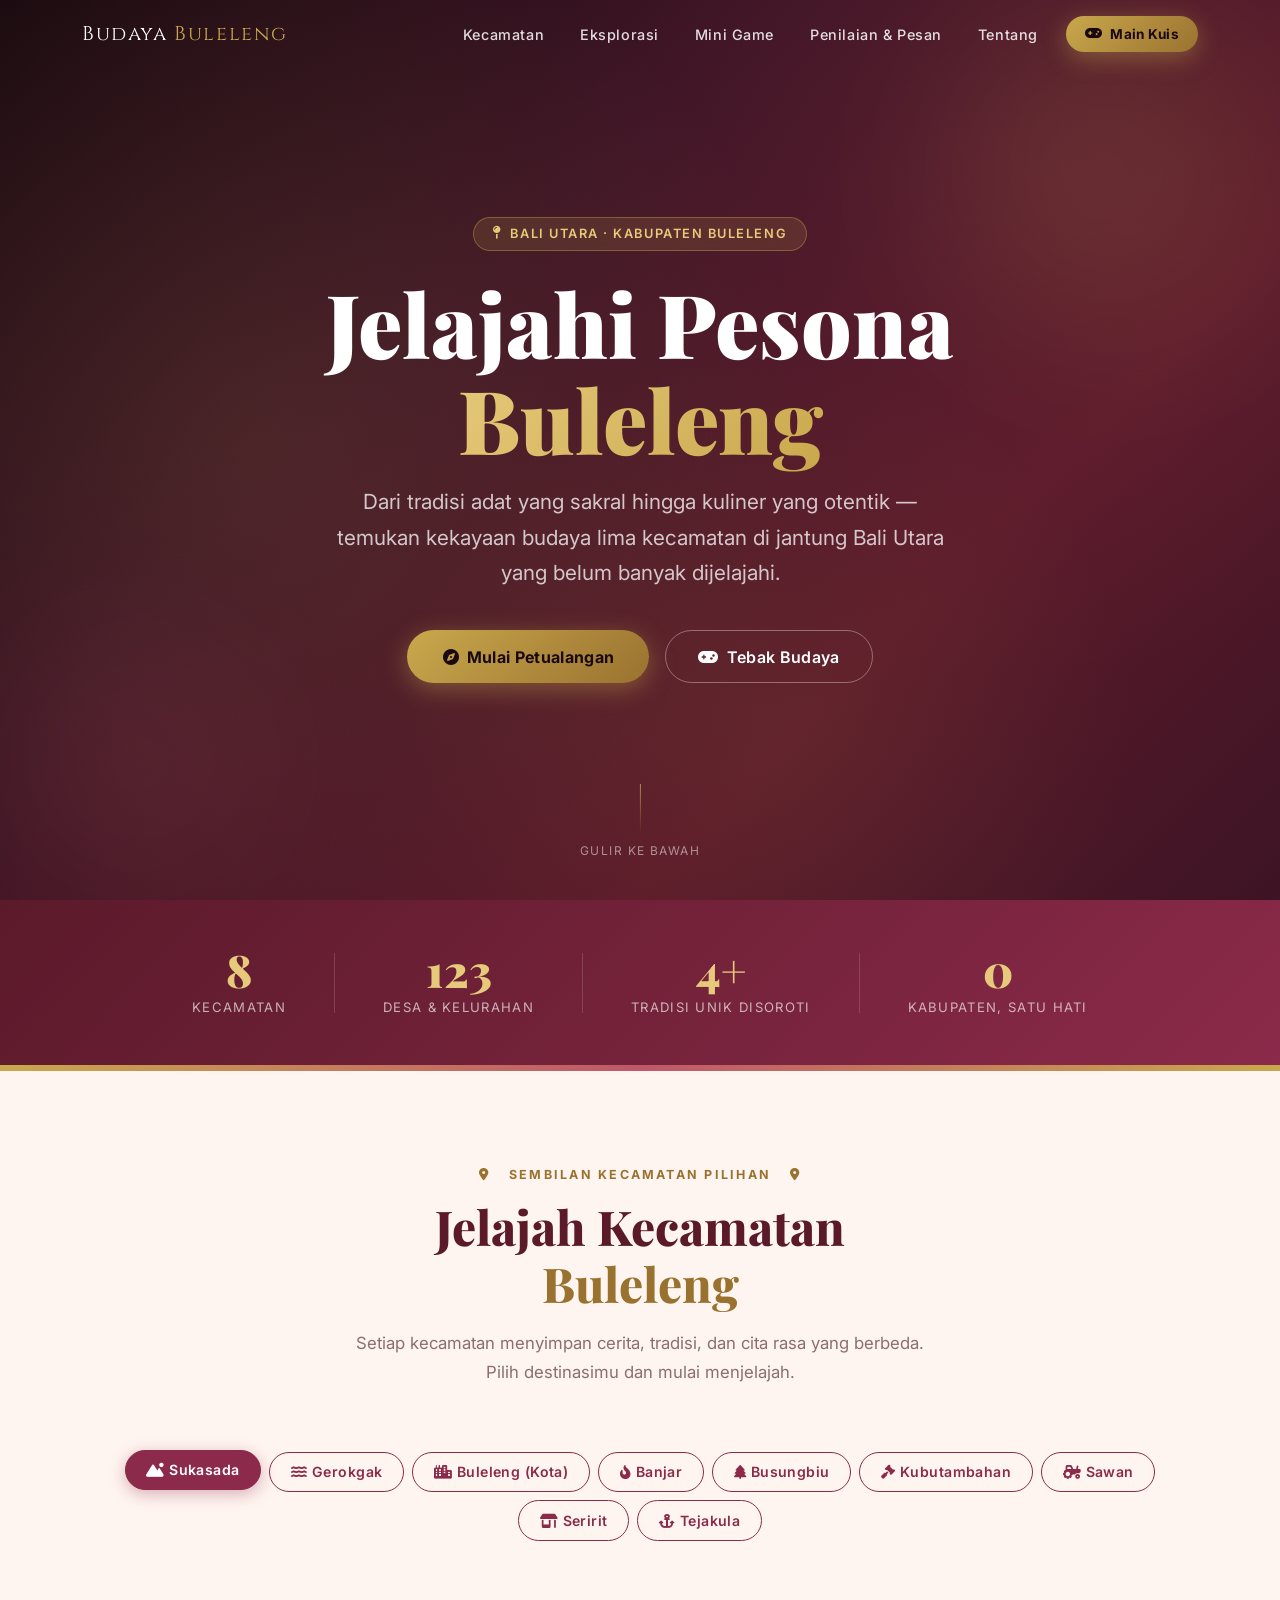
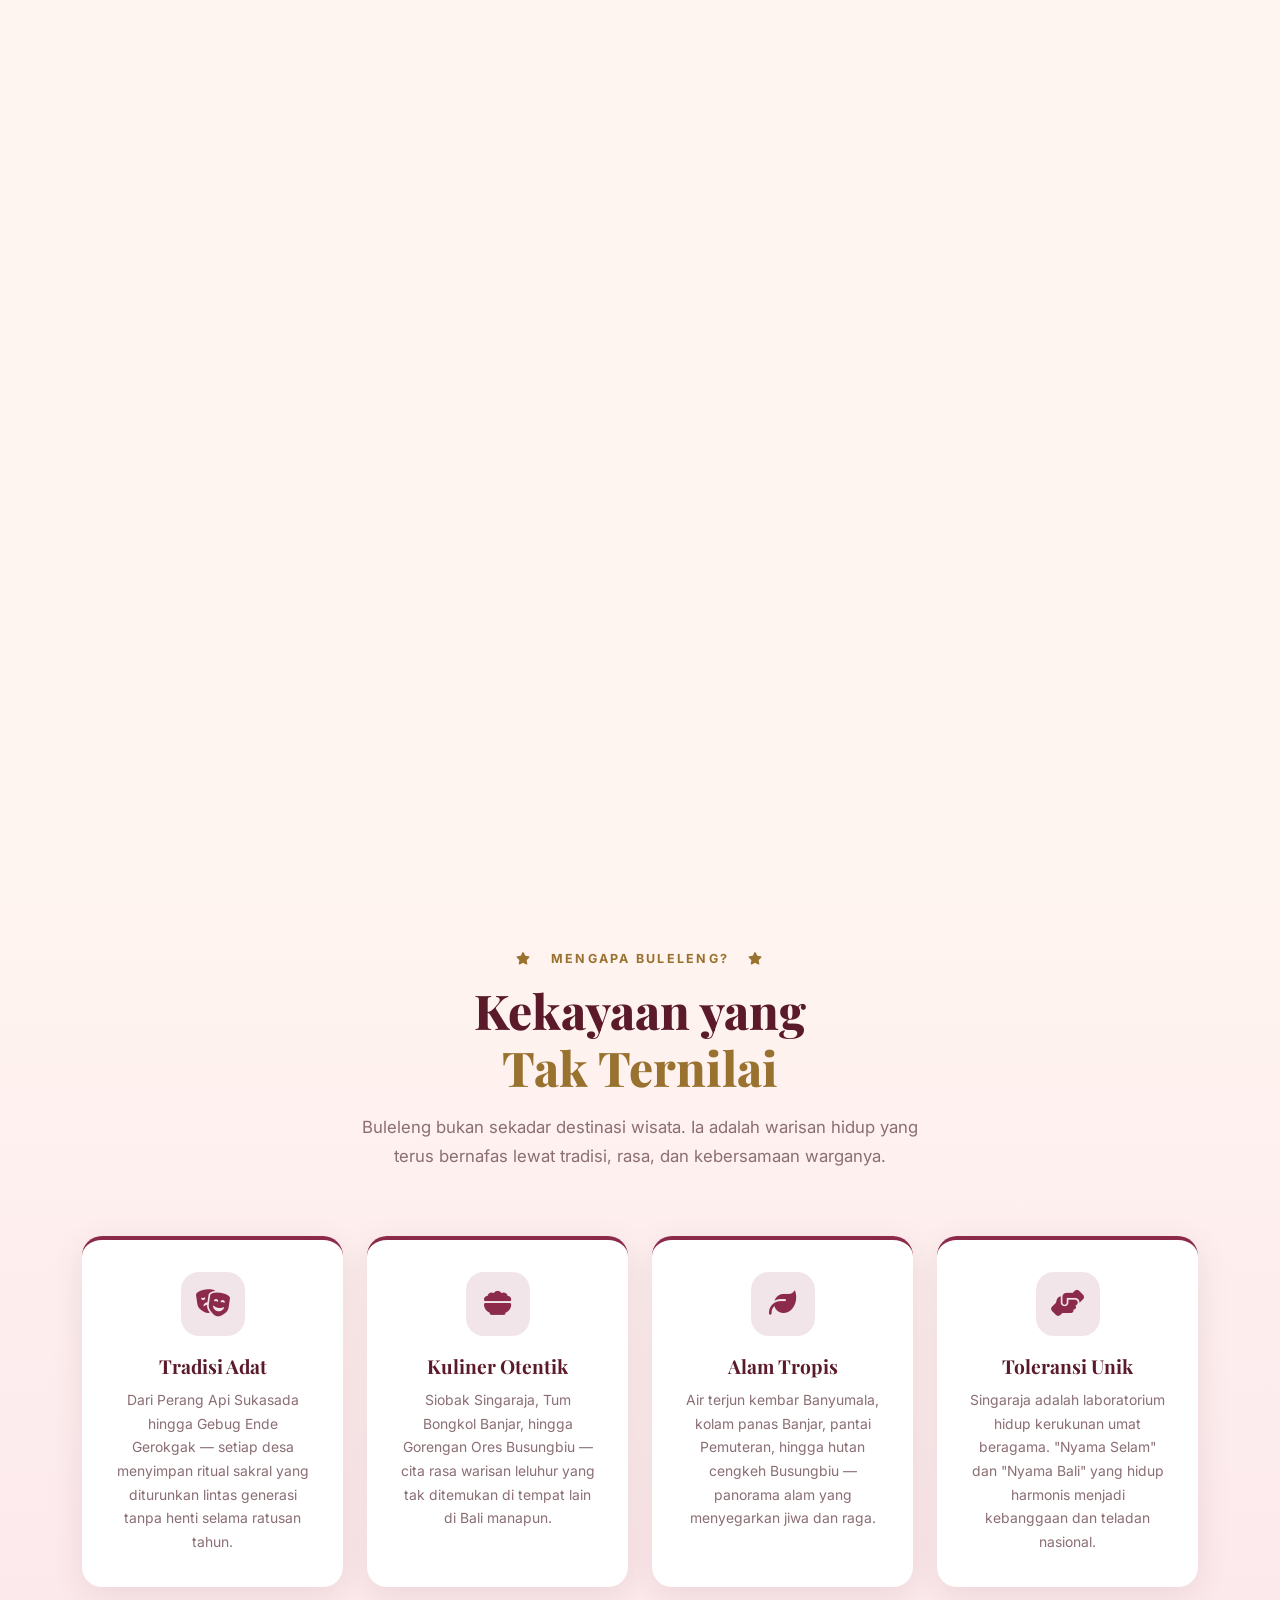
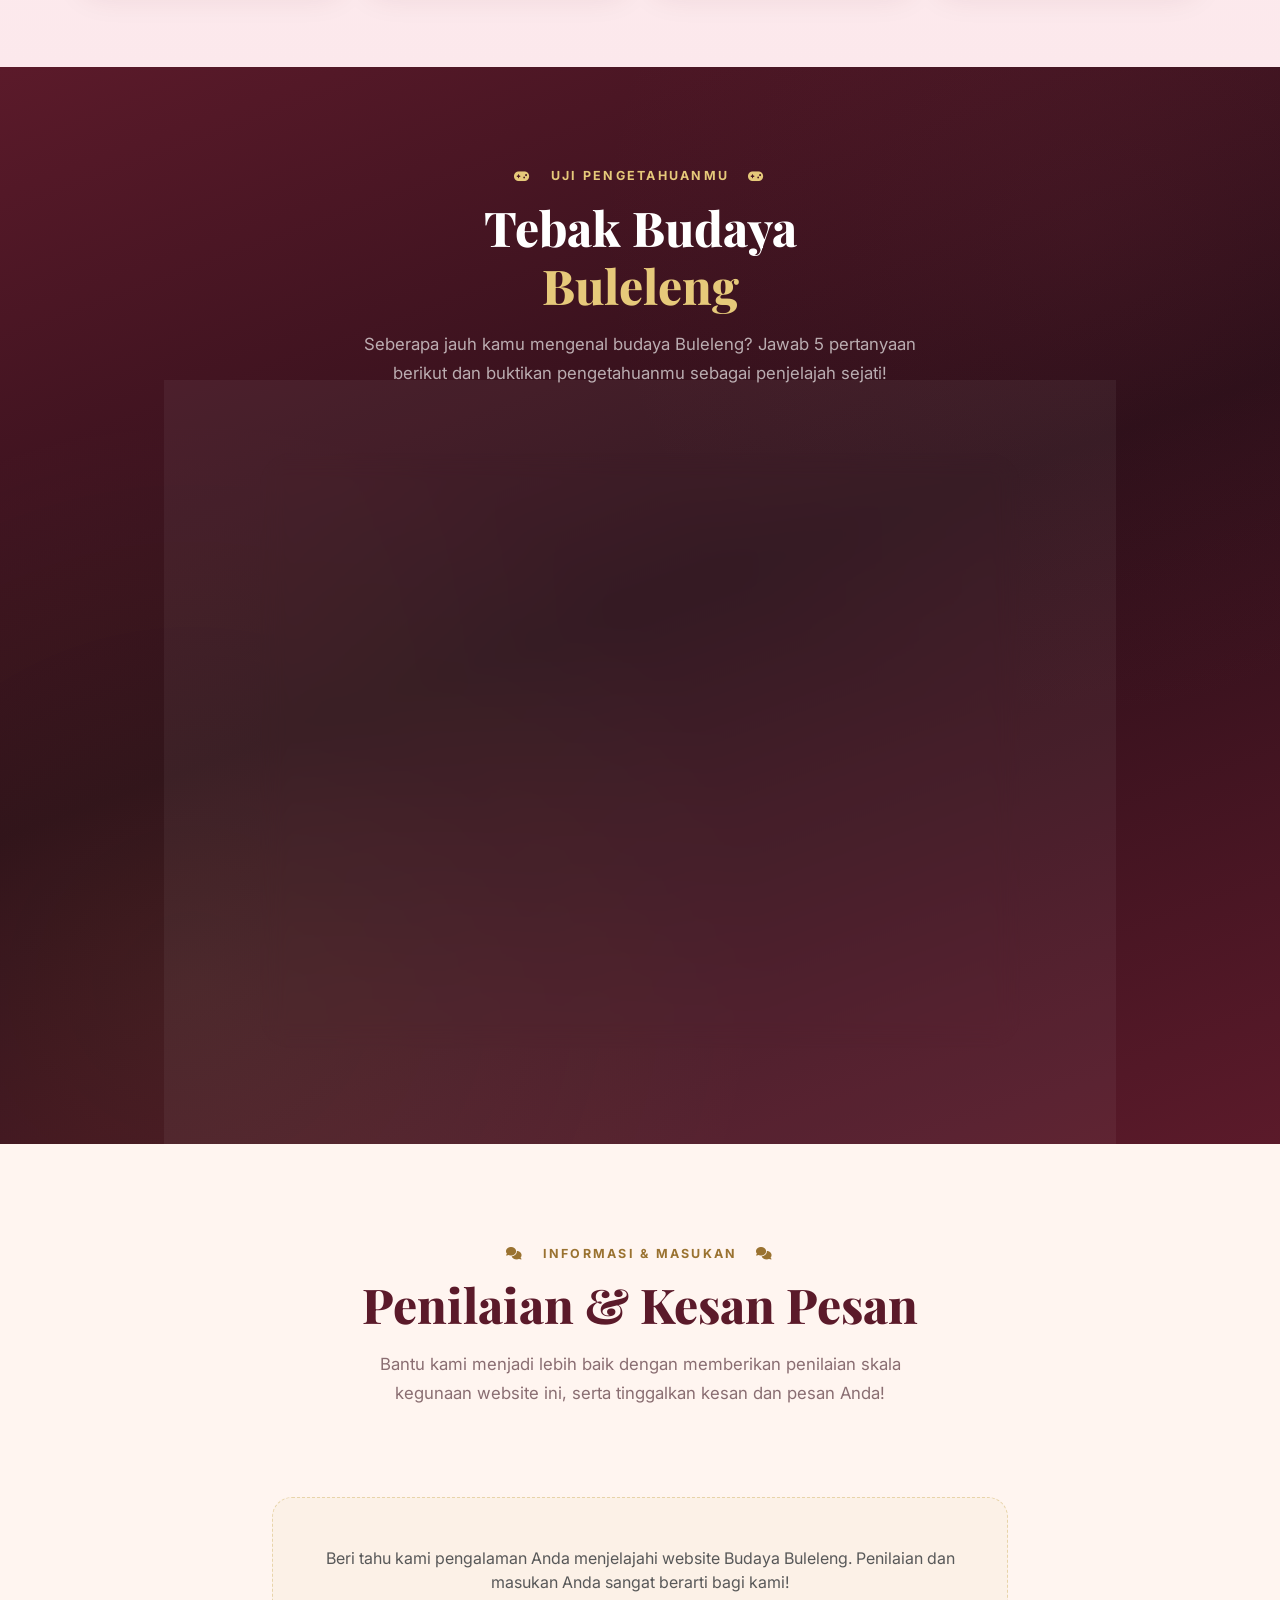
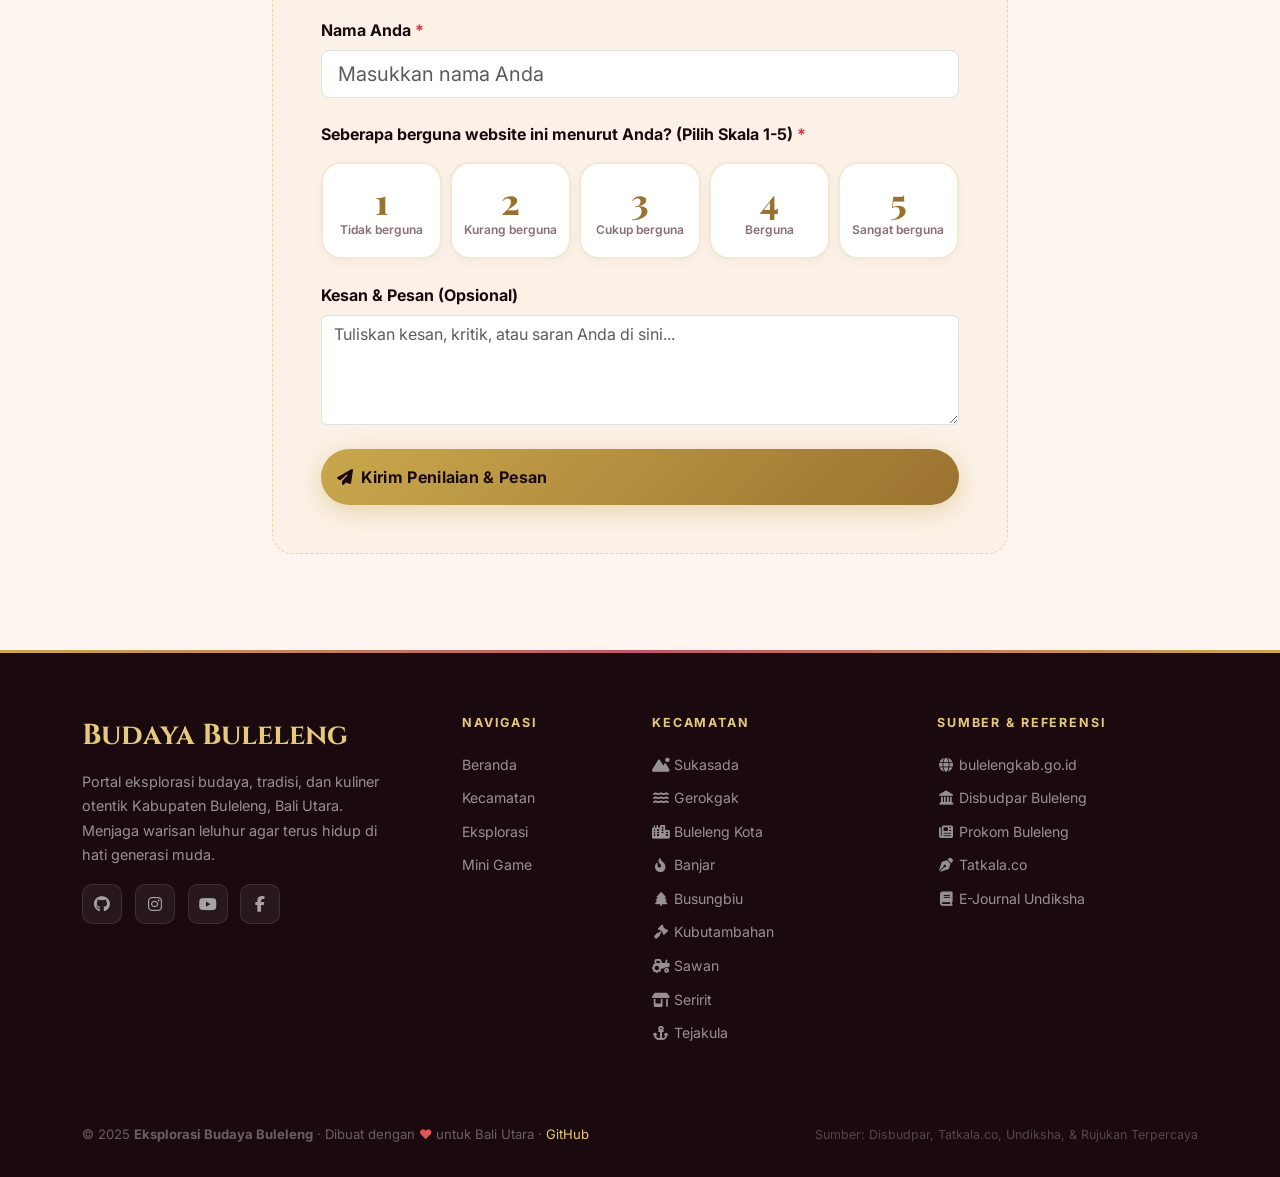
<file: index.html>
<!DOCTYPE html>
<html lang="id">
<head>
  <meta charset="UTF-8" />
  <meta name="viewport" content="width=device-width, initial-scale=1.0" />
  <meta name="description" content="Jelajahi kekayaan budaya, tradisi, dan kuliner unik dari 5 kecamatan di Kabupaten Buleleng, Bali Utara. Eksplorasi budaya lokal yang autentik dan menawan." />
  <meta name="keywords" content="Buleleng, Bali Utara, Budaya Bali, Kecamatan, Wisata, Tradisi, Singaraja" />
  <meta property="og:title" content="Eksplorasi Budaya Buleleng – Jelajahi Pesona Bali Utara" />
  <meta property="og:description" content="Temukan keindahan budaya dan tradisi unik Kabupaten Buleleng, Bali Utara." />
  <title>Eksplorasi Budaya Buleleng | Jelajahi Pesona Bali Utara</title>

  <!-- Bootstrap 5 CSS -->
  <link href="https://cdn.jsdelivr.net/npm/bootstrap@5.3.3/dist/css/bootstrap.min.css" rel="stylesheet" />
  <!-- Font Awesome -->
  <link href="https://cdnjs.cloudflare.com/ajax/libs/font-awesome/6.5.2/css/all.min.css" rel="stylesheet" />
  <!-- Google Fonts -->
  <link href="https://fonts.googleapis.com/css2?family=Playfair+Display:ital,wght@0,400;0,700;0,900;1,400&family=Inter:wght@300;400;500;600;700&family=Cinzel:wght@400;700&display=swap" rel="stylesheet" />

  <!-- Stylesheet -->
  <link href="style.css?v=1.1" rel="stylesheet" />

</head>

<body class="page-load">

  <!-- NAVBAR -->
  <nav id="mainNav" role="navigation" aria-label="Navigasi utama">
    <div class="container">
      <div class="d-flex align-items-center justify-content-between">
        <a href="#hero" class="nav-brand" id="navBrand">
          <span>Budaya</span> Buleleng
        </a>
        <button class="navbar-toggler d-md-none" id="navToggle" aria-label="Toggle navigation" aria-expanded="false">
          <span class="navbar-toggler-icon"></span>
        </button>
        <ul class="nav d-none d-md-flex align-items-center gap-1" id="navLinks" style="list-style:none; margin:0; padding:0;">
          <li><a href="#kecamatan" class="nav-link-item">Kecamatan</a></li>
          <li><a href="#highlights" class="nav-link-item">Eksplorasi</a></li>
          <li><a href="#game" class="nav-link-item">Mini Game</a></li>
          <li><a href="#faq-testimoni" class="nav-link-item">Penilaian & Pesan</a></li>
          <li><a href="#footer" class="nav-link-item">Tentang</a></li>
          <li>
            <a href="#game" class="btn-primary-custom ms-2" style="font-size:0.85rem; padding:0.5rem 1.2rem;">
              <i class="fa-solid fa-gamepad"></i> Main Kuis
            </a>
          </li>
        </ul>
      </div>
      <!-- Mobile Menu -->
      <div id="mobileMenu" style="display:none; flex-direction:column; gap:0.3rem; margin-top:1rem; padding:1rem; background:rgba(15,30,20,0.97); border-radius:12px; border: 1px solid rgba(201,168,76,0.2);">
        <a href="#kecamatan" class="nav-link-item" onclick="closeMobileMenu(event)">Kecamatan</a>
        <a href="#highlights" class="nav-link-item" onclick="closeMobileMenu(event)">Eksplorasi</a>
        <a href="#game" class="nav-link-item" onclick="closeMobileMenu(event)">Mini Game</a>
        <a href="#faq-testimoni" class="nav-link-item" onclick="closeMobileMenu(event)">Penilaian & Pesan</a>
        <a href="#footer" class="nav-link-item" onclick="closeMobileMenu(event)">Tentang</a>
      </div>
    </div>
  </nav>

  <!-- HERO -->
  <section id="hero" role="banner">
    <div class="particles-container" id="particles" aria-hidden="true"></div>
    <div class="hero-ornament hero-ornament-top" aria-hidden="true"></div>
    <div class="hero-ornament hero-ornament-bottom" aria-hidden="true"></div>

    <div class="hero-content container">
      <div class="hero-badge">
        <i class="fa-solid fa-map-pin"></i>
        Bali Utara &middot; Kabupaten Buleleng
      </div>
      <h1 class="hero-title">
        Jelajahi Pesona<br>
        <span class="accent">Buleleng</span>
      </h1>
      <p class="hero-subtitle">
        Dari tradisi adat yang sakral hingga kuliner yang otentik &mdash; temukan kekayaan budaya lima kecamatan di jantung Bali Utara yang belum banyak dijelajahi.
      </p>
      <div class="hero-cta-group">
        <a href="#kecamatan" class="btn-primary-custom" id="ctaMainBtn">
          <i class="fa-solid fa-compass"></i>
          Mulai Petualangan
        </a>
        <a href="#game" class="btn-secondary-custom" id="ctaGameBtn">
          <i class="fa-solid fa-gamepad"></i>
          Tebak Budaya
        </a>
      </div>
    </div>
    <div class="hero-scroll-indicator" aria-hidden="true">
      <div class="scroll-line"></div>
      <span>Gulir ke Bawah</span>
    </div>
  </section>

  <!-- STATS STRIP -->
  <div id="intro-strip" role="complementary" aria-label="Statistik Buleleng">
    <div class="container">
      <div class="strip-inner">
        <div class="strip-stat">
          <div class="strip-stat-number" data-target="9">0</div>
          <div class="strip-stat-label">Kecamatan</div>
        </div>
        <div class="strip-divider" aria-hidden="true"></div>
        <div class="strip-stat">
          <div class="strip-stat-number" data-target="129">0</div>
          <div class="strip-stat-label">Desa &amp; Kelurahan</div>
        </div>
        <div class="strip-divider" aria-hidden="true"></div>
        <div class="strip-stat">
          <div class="strip-stat-number" data-target="5" data-suffix="+">0</div>
          <div class="strip-stat-label">Tradisi Unik Disoroti</div>
        </div>
        <div class="strip-divider" aria-hidden="true"></div>
        <div class="strip-stat">
          <div class="strip-stat-number" data-target="1">0</div>
          <div class="strip-stat-label">Kabupaten, Satu Hati</div>
        </div>
      </div>
    </div>
  </div>

  <!-- KECAMATAN SECTION -->
  <section id="kecamatan" aria-label="Jelajah Kecamatan">
    <div class="container">
      <div class="section-header reveal">
        <div class="section-tag">
          <i class="fa-solid fa-location-dot"></i>&nbsp; Sembilan Kecamatan Pilihan &nbsp;<i class="fa-solid fa-location-dot"></i>
        </div>
        <h2 class="section-title">Jelajah Kecamatan <br><span style="color:var(--gold-dark);">Buleleng</span></h2>
        <p class="section-desc">Setiap kecamatan menyimpan cerita, tradisi, dan cita rasa yang berbeda. Pilih destinasimu dan mulai menjelajah.</p>
      </div>

      <!-- Tab Buttons -->
      <div class="kec-tabs" role="tablist" aria-label="Pilih Kecamatan" style="flex-wrap: wrap;">
        <button class="kec-tab active" role="tab" aria-selected="true" aria-controls="kec-sukasada" id="tab-sukasada" onclick="switchKec('sukasada')">
          <i class="fa-solid fa-mountain-sun"></i> Sukasada
        </button>
        <button class="kec-tab" role="tab" aria-selected="false" aria-controls="kec-gerokgak" id="tab-gerokgak" onclick="switchKec('gerokgak')">
          <i class="fa-solid fa-water"></i> Gerokgak
        </button>
        <button class="kec-tab" role="tab" aria-selected="false" aria-controls="kec-buleleng" id="tab-buleleng" onclick="switchKec('buleleng')">
          <i class="fa-solid fa-city"></i> Buleleng (Kota)
        </button>
        <button class="kec-tab" role="tab" aria-selected="false" aria-controls="kec-banjar" id="tab-banjar" onclick="switchKec('banjar')">
          <i class="fa-solid fa-fire-flame-curved"></i> Banjar
        </button>
        <button class="kec-tab" role="tab" aria-selected="false" aria-controls="kec-busungbiu" id="tab-busungbiu" onclick="switchKec('busungbiu')">
          <i class="fa-solid fa-tree"></i> Busungbiu
        </button>
        <button class="kec-tab" role="tab" aria-selected="false" aria-controls="kec-kubutambahan" id="tab-kubutambahan" onclick="switchKec('kubutambahan')">
          <i class="fa-solid fa-gavel"></i> Kubutambahan
        </button>
        <button class="kec-tab" role="tab" aria-selected="false" aria-controls="kec-sawan" id="tab-sawan" onclick="switchKec('sawan')">
          <i class="fa-solid fa-tractor"></i> Sawan
        </button>
        <button class="kec-tab" role="tab" aria-selected="false" aria-controls="kec-seririt" id="tab-seririt" onclick="switchKec('seririt')">
          <i class="fa-solid fa-shop"></i> Seririt
        </button>
        <button class="kec-tab" role="tab" aria-selected="false" aria-controls="kec-tejakula" id="tab-tejakula" onclick="switchKec('tejakula')">
          <i class="fa-solid fa-anchor"></i> Tejakula
        </button>
      </div>

      <!-- SUKASADA -->
      <div class="kec-card active reveal" id="kec-sukasada" role="tabpanel" aria-labelledby="tab-sukasada">
        <div class="kec-main-card" onclick="window.location.href='sukasada.html'" style="cursor:pointer;" title="Buka Detail Sukasada">
          <div class="kec-visual bg-sukasada">
            <div class="kec-visual-overlay"></div>
            <div class="kec-icon-big" aria-hidden="true"><i class="fa-solid fa-mountain-sun"></i></div>
            <div class="kec-visual-badge">Sukasada</div>
            <div class="kec-visual-num" aria-hidden="true">01</div>
          </div>
          <div class="kec-info">
            <h3 class="kec-info-title">Sukasada</h3>
            <p class="kec-info-subtitle"><i class="fa-solid fa-location-dot"></i> Kabupaten Buleleng &middot; Bali Utara</p>
            <ul class="kec-highlight-list">
              <li class="kec-highlight-item">
                <div class="kec-highlight-icon"><i class="fa-solid fa-fire"></i></div>
                <div class="kec-highlight-text">
                  <h5>Perang Api (Amuk-Amukan)</h5>
                  <p>Ritual tradisi berbentuk perang api yang digelar di Desa Padangbulia sebagai bagian dari ritual adat penyucian desa dari roh jahat.</p>
                </div>
              </li>
              <li class="kec-highlight-item">
                <div class="kec-highlight-icon"><i class="fa-solid fa-crow"></i></div>
                <div class="kec-highlight-text">
                  <h5>Megoak-goakan</h5>
                  <p>Permainan tradisional khas Desa Panji yang terinspirasi dari strategi perang I Gusti Ngurah Panji Sakti, membentuk rantai manusia yang dinamis.</p>
                </div>
              </li>
              <li class="kec-highlight-item">
                <div class="kec-highlight-icon"><i class="fa-solid fa-droplet"></i></div>
                <div class="kec-highlight-text">
                  <h5>Air Terjun Kembar Banyumala</h5>
                  <p>Dua air terjun berdampingan di kaki Bukit Munduk yang menawarkan panorama alam tropis memukau dan kolam alami yang jernih.</p>
                </div>
              </li>
            </ul>
          </div>
        </div>
        <div class="kec-sub-cards">
          <div class="kec-sub-card" onclick="window.location.href='sukasada.html'" style="cursor:pointer;" title="Buka Detail Sukasada">
            <div class="kec-sub-card-icon"><i class="fa-solid fa-fire"></i></div>
            <h4>Perang Api</h4>
            <p>Tradisi unik Padangbulia di mana warga saling melempar api sebagai simbol pembersihan dari roh jahat. Digelar setiap sasih tertentu dalam kalender Bali.</p>
          </div>
          <div class="kec-sub-card" onclick="window.location.href='sukasada.html'" style="cursor:pointer;" title="Buka Detail Sukasada">
            <div class="kec-sub-card-icon"><i class="fa-solid fa-people-group"></i></div>
            <h4>Megoak-goakan</h4>
            <p>Permainan rakyat berbentuk rantai manusia menyerupai seekor gagak. Kini telah masuk dalam Warisan Budaya Tak Benda Nasional Indonesia.</p>
          </div>
          <div class="kec-sub-card" onclick="window.location.href='sukasada.html'" style="cursor:pointer;" title="Buka Detail Sukasada">
            <div class="kec-sub-card-icon"><i class="fa-solid fa-water"></i></div>
            <h4>Air Terjun Banyumala</h4>
            <p>Air terjun kembar setinggi &plusmn;25 meter di Desa Wanagiri, Sukasada. Dikelilingi hutan tropis lebat dan kolam alami yang menyegarkan jiwa.</p>
          </div>
        </div>
      </div>

      <!-- GEROKGAK -->
      <div class="kec-card reveal" id="kec-gerokgak" role="tabpanel" aria-labelledby="tab-gerokgak">
        <div class="kec-main-card" onclick="window.location.href='gerokgak.html'" style="cursor:pointer;" title="Buka Detail Gerokgak">
          <div class="kec-visual bg-gerokgak">
            <div class="kec-visual-overlay"></div>
            <div class="kec-icon-big" aria-hidden="true"><i class="fa-solid fa-water"></i></div>
            <div class="kec-visual-badge">Gerokgak</div>
            <div class="kec-visual-num" aria-hidden="true">02</div>
          </div>
          <div class="kec-info">
            <h3 class="kec-info-title">Gerokgak</h3>
            <p class="kec-info-subtitle"><i class="fa-solid fa-location-dot"></i> Kabupaten Buleleng &middot; Bali Utara</p>
            <ul class="kec-highlight-list">
              <li class="kec-highlight-item">
                <div class="kec-highlight-icon"><i class="fa-solid fa-yin-yang"></i></div>
                <div class="kec-highlight-text">
                  <h5>Konsep Nyegara Gunung</h5>
                  <p>Filosofi keseimbangan antara laut dan gunung yang menjadi pedoman hidup masyarakat adat Pemuteran dalam tata kelola adat dan lingkungan hidup.</p>
                </div>
              </li>
              <li class="kec-highlight-item">
                <div class="kec-highlight-icon"><i class="fa-solid fa-cloud-rain"></i></div>
                <div class="kec-highlight-text">
                  <h5>Gebug Ende</h5>
                  <p>Tradisi pemanggil hujan berupa ritual adu pukul rotan antar pemuda di Desa Patas yang dipercaya mampu mendatangkan hujan di musim kemarau panjang.</p>
                </div>
              </li>
              <li class="kec-highlight-item">
                <div class="kec-highlight-icon"><i class="fa-solid fa-seedling"></i></div>
                <div class="kec-highlight-text">
                  <h5>Sentra Jagung Bali Utara</h5>
                  <p>Gerokgak adalah penghasil jagung terbesar di Kabupaten Buleleng. Ladang jagung tersebar luas di wilayah pesisir barat yang kering dan produktif.</p>
                </div>
              </li>
            </ul>
          </div>
        </div>
        <div class="kec-sub-cards">
          <div class="kec-sub-card" onclick="window.location.href='gerokgak.html'" style="cursor:pointer;" title="Buka Detail Gerokgak">
            <div class="kec-sub-card-icon"><i class="fa-solid fa-yin-yang"></i></div>
            <h4>Filosofi Nyegara Gunung</h4>
            <p>Desa Pemuteran menerapkan konsep "Sad Kertih" yang mengharmonisasikan kehidupan laut (segara) dan pegunungan (gunung) dalam tata kelola adat dan lingkungan.</p>
          </div>
          <div class="kec-sub-card" onclick="window.location.href='gerokgak.html'" style="cursor:pointer;" title="Buka Detail Gerokgak">
            <div class="kec-sub-card-icon"><i class="fa-solid fa-person-running"></i></div>
            <h4>Ritual Gebug Ende</h4>
            <p>Pemuda desa saling pukul menggunakan rotan sebagai persembahan kepada Dewa hujan. Diiringi gamelan beleganjur, simbol keberanian dan kesuburan alam.</p>
          </div>
          <div class="kec-sub-card" onclick="window.location.href='gerokgak.html'" style="cursor:pointer;" title="Buka Detail Gerokgak">
            <div class="kec-sub-card-icon"><i class="fa-solid fa-wheat-awn"></i></div>
            <h4>Ladang Jagung</h4>
            <p>Jagung khas Gerokgak terkenal manis dan produktif. Digunakan dalam berbagai kuliner tradisional Bali Utara yang kaya rasa dan kearifan lokal.</p>
          </div>
        </div>
      </div>

      <!-- BULELENG KOTA -->
      <div class="kec-card reveal" id="kec-buleleng" role="tabpanel" aria-labelledby="tab-buleleng">
        <div class="kec-main-card" onclick="window.location.href='buleleng.html'" style="cursor:pointer;" title="Buka Detail Buleleng Kota">
          <div class="kec-visual bg-buleleng">
            <div class="kec-visual-overlay"></div>
            <div class="kec-icon-big" aria-hidden="true"><i class="fa-solid fa-city"></i></div>
            <div class="kec-visual-badge">Kota Singaraja</div>
            <div class="kec-visual-num" aria-hidden="true">03</div>
          </div>
          <div class="kec-info">
            <h3 class="kec-info-title">Buleleng</h3>
            <p class="kec-info-subtitle"><i class="fa-solid fa-location-dot"></i> Kota Singaraja &middot; Ibu Kota Kabupaten</p>
            <ul class="kec-highlight-list">
              <li class="kec-highlight-item">
                <div class="kec-highlight-icon"><i class="fa-solid fa-handshake"></i></div>
                <div class="kec-highlight-text">
                  <h5>Nyama Selam &amp; Nyama Bali</h5>
                  <p>Singaraja adalah simbol toleransi. "Nyama Selam" (saudara Muslim) dan "Nyama Bali" (saudara Hindu) hidup berdampingan harmonis selama ratusan tahun.</p>
                </div>
              </li>
              <li class="kec-highlight-item">
                <div class="kec-highlight-icon"><i class="fa-solid fa-music"></i></div>
                <div class="kec-highlight-text">
                  <h5>Kesenian Gong Kebyar</h5>
                  <p>Lahir di Buleleng awal abad ke-20. Musik gamelan dinamis dan penuh improvisasi ini kini menjadi identitas seni pertunjukan Bali yang diakui dunia internasional.</p>
                </div>
              </li>
              <li class="kec-highlight-item">
                <div class="kec-highlight-icon"><i class="fa-solid fa-bowl-food"></i></div>
                <div class="kec-highlight-text">
                  <h5>Siobak Singaraja</h5>
                  <p>Kuliner perpaduan Tionghoa-Bali berupa olahan daging dengan rempah-rempah lokal. Identik dengan kawasan Pecinan di Kota Singaraja dan identitas kuliner kota.</p>
                </div>
              </li>
            </ul>
          </div>
        </div>
        <div class="kec-sub-cards">
          <div class="kec-sub-card" onclick="window.location.href='buleleng.html'" style="cursor:pointer;" title="Buka Detail Buleleng Kota">
            <div class="kec-sub-card-icon"><i class="fa-solid fa-mosque"></i></div>
            <h4>Toleransi Beragama</h4>
            <p>Kampung Arab, Kampung Bugis, dan Kampung Bali hidup berdampingan harmonis di Singaraja sejak era kolonial. Sebuah model pluralisme yang patut dicontoh bangsa.</p>
          </div>
          <div class="kec-sub-card" onclick="window.location.href='buleleng.html'" style="cursor:pointer;" title="Buka Detail Buleleng Kota">
            <div class="kec-sub-card-icon"><i class="fa-solid fa-drum"></i></div>
            <h4>Gong Kebyar</h4>
            <p>Lahir sekitar 1915 di Jagaraga, Buleleng. Maestro I Mario mempopulerkan tari Kebyar ke dunia internasional. Kini menjadi simbol seni Bali yang paling dikenal.</p>
          </div>
          <div class="kec-sub-card" onclick="window.location.href='buleleng.html'" style="cursor:pointer;" title="Buka Detail Buleleng Kota">
            <div class="kec-sub-card-icon"><i class="fa-solid fa-utensils"></i></div>
            <h4>Siobak</h4>
            <p>Kuliner warisan Tionghoa peranakan berupa irisan daging berkuah dengan bumbu rempah Bali yang kuat. Biasa disajikan dengan nasi putih atau lontong di Pecinan Singaraja.</p>
          </div>
        </div>
      </div>

      <!-- BANJAR -->
      <div class="kec-card reveal" id="kec-banjar" role="tabpanel" aria-labelledby="tab-banjar">
        <div class="kec-main-card" onclick="window.location.href='banjar.html'" style="cursor:pointer;" title="Buka Detail Banjar">
          <div class="kec-visual bg-banjar">
            <div class="kec-visual-overlay"></div>
            <div class="kec-icon-big" aria-hidden="true"><i class="fa-solid fa-fire-flame-curved"></i></div>
            <div class="kec-visual-badge">Banjar</div>
            <div class="kec-visual-num" aria-hidden="true">04</div>
          </div>
          <div class="kec-info">
            <h3 class="kec-info-title">Banjar</h3>
            <p class="kec-info-subtitle"><i class="fa-solid fa-location-dot"></i> Kabupaten Buleleng &middot; Bali Utara</p>
            <ul class="kec-highlight-list">
              <li class="kec-highlight-item">
                <div class="kec-highlight-icon"><i class="fa-solid fa-fire-burner"></i></div>
                <div class="kec-highlight-text">
                  <h5>Nyakan Diwang</h5>
                  <p>Tradisi memasak di luar rumah pada hari tertentu dalam kalender Bali. Bukan sekadar memasak, melainkan ritual kebersamaan komunal yang penuh makna.</p>
                </div>
              </li>
              <li class="kec-highlight-item">
                <div class="kec-highlight-icon"><i class="fa-solid fa-leaf"></i></div>
                <div class="kec-highlight-text">
                  <h5>Kuliner Tum Bongkol</h5>
                  <p>Olahan ikan atau daging dengan batang pisang muda (bongkol) dibungkus daun pisang. Dikukus perlahan menghasilkan cita rasa gurih dan aromatik yang khas.</p>
                </div>
              </li>
              <li class="kec-highlight-item">
                <div class="kec-highlight-icon"><i class="fa-solid fa-hot-tub-person"></i></div>
                <div class="kec-highlight-text">
                  <h5>Banjar Hot Spring</h5>
                  <p>Pemandian air panas alami bertingkat di tengah hutan tropis Banjar. Air sulfur dari celah gunung dipercaya bermanfaat bagi kesehatan dan relaksasi jiwa.</p>
                </div>
              </li>
            </ul>
          </div>
        </div>
        <div class="kec-sub-cards">
          <div class="kec-sub-card" onclick="window.location.href='banjar.html'" style="cursor:pointer;" title="Buka Detail Banjar">
            <div class="kec-sub-card-icon"><i class="fa-solid fa-campfire"></i></div>
            <h4>Nyakan Diwang</h4>
            <p>Ritual memasak di halaman luar bermakna mendalam: mempererat persaudaraan, menjaga keseimbangan kosmis, dan menghormati alam sebagai sumber kehidupan.</p>
          </div>
          <div class="kec-sub-card" onclick="window.location.href='banjar.html'" style="cursor:pointer;" title="Buka Detail Banjar">
            <div class="kec-sub-card-icon"><i class="fa-solid fa-fish"></i></div>
            <h4>Tum Bongkol</h4>
            <p>Perpaduan batang pisang muda dengan bumbu base genep Bali. Dibungkus dan dikukus dalam daun pisang segar menghasilkan rasa gurih, harum, dan unik.</p>
          </div>
          <div class="kec-sub-card" onclick="window.location.href='banjar.html'" style="cursor:pointer;" title="Buka Detail Banjar">
            <div class="kec-sub-card-icon"><i class="fa-solid fa-hot-tub-person"></i></div>
            <h4>Air Panas Banjar</h4>
            <p>Destinasi relaksasi berupa kolam air panas alam di Desa Banjar. Mengandung mineral sulfur alami yang dipercaya bermanfaat untuk kesehatan kulit dan otot.</p>
          </div>
        </div>
      </div>

      <!-- BUSUNGBIU -->
      <div class="kec-card reveal" id="kec-busungbiu" role="tabpanel" aria-labelledby="tab-busungbiu">
        <div class="kec-main-card" onclick="window.location.href='busungbiu.html'" style="cursor:pointer;" title="Buka Detail Busungbiu">
          <div class="kec-visual bg-busungbiu">
            <div class="kec-visual-overlay"></div>
            <div class="kec-icon-big" aria-hidden="true"><i class="fa-solid fa-tree"></i></div>
            <div class="kec-visual-badge">Busungbiu</div>
            <div class="kec-visual-num" aria-hidden="true">05</div>
          </div>
          <div class="kec-info">
            <h3 class="kec-info-title">Busungbiu</h3>
            <p class="kec-info-subtitle"><i class="fa-solid fa-location-dot"></i> Kabupaten Buleleng &middot; Bali Utara</p>
            <ul class="kec-highlight-list">
              <li class="kec-highlight-item">
                <div class="kec-highlight-icon"><i class="fa-solid fa-paw"></i></div>
                <div class="kec-highlight-text">
                  <h5>Meboros Kidang dengan Upih</h5>
                  <p>Tradisi berburu rusa kijang menggunakan upih (pelepah pinang). Ritual komunal yang memiliki nilai sosial dan spiritual bagi masyarakat adat Busungbiu.</p>
                </div>
              </li>
              <li class="kec-highlight-item">
                <div class="kec-highlight-icon"><i class="fa-solid fa-bug"></i></div>
                <div class="kec-highlight-text">
                  <h5>Gorengan Ores (Kuliner Ekstrem)</h5>
                  <p>Ulat ores (larva pohon kelapa) yang digoreng hingga renyah. Kuliner ekstrem tradisional masyarakat setempat dengan kandungan protein dan lemak sehat yang tinggi.</p>
                </div>
              </li>
              <li class="kec-highlight-item">
                <div class="kec-highlight-icon"><i class="fa-solid fa-leaf"></i></div>
                <div class="kec-highlight-text">
                  <h5>Kawasan Hutan &amp; Cengkeh</h5>
                  <p>Busungbiu dikelilingi perkebunan cengkeh dan hutan tropis lebat. Desa Subuk terkenal dengan tradisi adat yang masih sangat terjaga keasliannya.</p>
                </div>
              </li>
            </ul>
          </div>
        </div>
        <div class="kec-sub-cards">
          <div class="kec-sub-card" onclick="window.location.href='busungbiu.html'" style="cursor:pointer;" title="Buka Detail Busungbiu">
            <div class="kec-sub-card-icon"><i class="fa-solid fa-person-walking-luggage"></i></div>
            <h4>Meboros Kidang</h4>
            <p>Perburuan tradisional kijang menggunakan pelepah pinang (upih) yang dikeringkan. Kegiatan komunal dengan aturan adat yang ketat, digelar sekali setahun.</p>
          </div>
          <div class="kec-sub-card" onclick="window.location.href='busungbiu.html'" style="cursor:pointer;" title="Buka Detail Busungbiu">
            <div class="kec-sub-card-icon"><i class="fa-solid fa-utensils"></i></div>
            <h4>Gorengan Ores</h4>
            <p>Ulat atau larva pohon kelapa digoreng dengan minyak dan bumbu sederhana. Makanan tradisional kaya protein ini menjadi camilan unik khas Busungbiu.</p>
          </div>
          <div class="kec-sub-card" onclick="window.location.href='busungbiu.html'" style="cursor:pointer;" title="Buka Detail Busungbiu">
            <div class="kec-sub-card-icon"><i class="fa-solid fa-tree"></i></div>
            <h4>Perkebunan Cengkeh</h4>
            <p>Busungbiu adalah salah satu daerah penghasil cengkeh terbesar di Bali Utara. Aroma cengkeh yang harum menjadi bagian dari identitas dan ekonomi masyarakat lokal.</p>
          </div>
        </div>
      </div>

      <!-- KUBUTAMBAHAN -->
      <div class="kec-card reveal" id="kec-kubutambahan" role="tabpanel" aria-labelledby="tab-kubutambahan">
        <div class="kec-main-card" onclick="window.location.href='kubutambahan.html'" style="cursor:pointer;" title="Buka Detail Kubutambahan">
          <div class="kec-visual bg-kubutambahan">
            <div class="kec-visual-overlay"></div>
            <div class="kec-icon-big" aria-hidden="true"><i class="fa-solid fa-gavel"></i></div>
            <div class="kec-visual-badge">Kubutambahan</div>
            <div class="kec-visual-num" aria-hidden="true">06</div>
          </div>
          <div class="kec-info">
            <h3 class="kec-info-title">Kubutambahan</h3>
            <p class="kec-info-subtitle"><i class="fa-solid fa-location-dot"></i> Kabupaten Buleleng &middot; Bali Utara</p>
            <ul class="kec-highlight-list">
              <li class="kec-highlight-item">
                <div class="kec-highlight-icon"><i class="fa-solid fa-shield-halved"></i></div>
                <div class="kec-highlight-text">
                  <h5>Tradisi Ngerebeg</h5>
                  <p>Ritual sosial penolak bala berskala besar 5 tahun sekali untuk menetralisir energi negatif dan mencegah bencana alam.</p>
                </div>
              </li>
              <li class="kec-highlight-item">
                <div class="kec-highlight-icon"><i class="fa-solid fa-hands-asl-interpreting"></i></div>
                <div class="kec-highlight-text">
                  <h5>Janger Kolok</h5>
                  <p>Tari yang dipentaskan oleh komunitas tuli-bisu (kolok) di Desa Bengkala dengan ekspresi wajah yang kuat dan ritme visual.</p>
                </div>
              </li>
              <li class="kec-highlight-item">
                <div class="kec-highlight-icon"><i class="fa-solid fa-utensils"></i></div>
                <div class="kec-highlight-text">
                  <h5>Kuliner Jaje Koteng</h5>
                  <p>Jajanan legendaris kue ting-ting berbahan dasar kacang tanah pilihan dari Desa Tamblang dengan cita rasa historis Tionghoa.</p>
                </div>
              </li>
            </ul>
          </div>
        </div>
        <div class="kec-sub-cards">
          <div class="kec-sub-card" onclick="window.location.href='kubutambahan.html'" style="cursor:pointer;" title="Buka Detail Kubutambahan">
            <div class="kec-sub-card-icon"><i class="fa-solid fa-shield-halved"></i></div>
            <h4>Tradisi Ngerebeg</h4>
            <p>Seluruh krama laki-laki wajib membawa tombak kayu, pusaka, atau keris (sudukan) untuk menetralisir wilayah desa.</p>
          </div>
          <div class="kec-sub-card" onclick="window.location.href='kubutambahan.html'" style="cursor:pointer;" title="Buka Detail Kubutambahan">
            <div class="kec-sub-card-icon"><i class="fa-solid fa-hands-asl-interpreting"></i></div>
            <h4>Janger Kolok</h4>
            <p>Bengkala merupakan "Desa Tuli" yang terkenal di dunia, memiliki kesenian tari inklusif yang unik dan tangguh.</p>
          </div>
          <div class="kec-sub-card" onclick="window.location.href='kubutambahan.html'" style="cursor:pointer;" title="Buka Detail Kubutambahan">
            <div class="kec-sub-card-icon"><i class="fa-solid fa-bowl-food"></i></div>
            <h4>Kuliner &amp; Kriya</h4>
            <p>Dodol Bali Asih, Nasi Moran Bungkil Biu, dan pusat anyaman piring Ingke tradisional berkualitas tinggi di Desa Depeha.</p>
          </div>
        </div>
      </div>

      <!-- SAWAN -->
      <div class="kec-card reveal" id="kec-sawan" role="tabpanel" aria-labelledby="tab-sawan">
        <div class="kec-main-card" onclick="window.location.href='sawan.html'" style="cursor:pointer;" title="Buka Detail Sawan">
          <div class="kec-visual bg-sawan">
            <div class="kec-visual-overlay"></div>
            <div class="kec-icon-big" aria-hidden="true"><i class="fa-solid fa-tractor"></i></div>
            <div class="kec-visual-badge">Sawan</div>
            <div class="kec-visual-num" aria-hidden="true">07</div>
          </div>
          <div class="kec-info">
            <h3 class="kec-info-title">Sawan</h3>
            <p class="kec-info-subtitle"><i class="fa-solid fa-location-dot"></i> Kabupaten Buleleng &middot; Bali Utara</p>
            <ul class="kec-highlight-list">
              <li class="kec-highlight-item">
                <div class="kec-highlight-icon"><i class="fa-solid fa-crow"></i></div>
                <div class="kec-highlight-text">
                  <h5>Tradisi Ngusaba Bukakak</h5>
                  <p>Tradisi agraris paling megah di Sawan (Giri Emas & Sangsit) menggunakan sarana Bukakak dan babi guling unik untuk kesuburan tanah.</p>
                </div>
              </li>
              <li class="kec-highlight-item">
                <div class="kec-highlight-icon"><i class="fa-solid fa-music"></i></div>
                <div class="kec-highlight-text">
                  <h5>Gong Kebyar Legendaris</h5>
                  <p>Desa Jagaraga merupakan tempat lahirnya salah satu pakem Gong Kebyar Bali Utara yang sangat dinamis, cepat, dan menghentak.</p>
                </div>
              </li>
              <li class="kec-highlight-item">
                <div class="kec-highlight-icon"><i class="fa-solid fa-fish"></i></div>
                <div class="kec-highlight-text">
                  <h5>Sudang Lepet Khas Sangsit</h5>
                  <p>Kuliner legendaris paling terkenal berupa ikan asin khas yang dibuat dari ikan pari atau hiu dengan tekstur renyah gurih.</p>
                </div>
              </li>
            </ul>
          </div>
        </div>
        <div class="kec-sub-cards">
          <div class="kec-sub-card" onclick="window.location.href='sawan.html'" style="cursor:pointer;" title="Buka Detail Sawan">
            <div class="kec-sub-card-icon"><i class="fa-solid fa-water"></i></div>
            <h4>Tradisi Megeburan</h4>
            <p>Tradisi perang air bercampur lumpur di mata air suci Taman Dari oleh pemuda dan pemudi desa adat pasca-sembahyang bersama.</p>
          </div>
          <div class="kec-sub-card" onclick="window.location.href='sawan.html'" style="cursor:pointer;" title="Buka Detail Sawan">
            <div class="kec-sub-card-icon"><i class="fa-solid fa-masks-theater"></i></div>
            <h4>Tari Baris Putus</h4>
            <p>Tarian ritual sakral kuno dari Desa Sinabun yang ditarikan oleh krama desa berketurunan Arya Bang Pinatih.</p>
          </div>
          <div class="kec-sub-card" onclick="window.location.href='sawan.html'" style="cursor:pointer;" title="Buka Detail Sawan">
            <div class="kec-sub-card-icon"><i class="fa-solid fa-leaf"></i></div>
            <h4>Kuliner Desa Pedalaman</h4>
            <p>Nasi Bayam Bungkulan dan Blayag Sudaji yang kaya akan paduan hasil pertanian persawahan dan kearifan lokal.</p>
          </div>
        </div>
      </div>

      <!-- SERIRIT -->
      <div class="kec-card reveal" id="kec-seririt" role="tabpanel" aria-labelledby="tab-seririt">
        <div class="kec-main-card" onclick="window.location.href='seririt.html'" style="cursor:pointer;" title="Buka Detail Seririt">
          <div class="kec-visual bg-seririt">
            <div class="kec-visual-overlay"></div>
            <div class="kec-icon-big" aria-hidden="true"><i class="fa-solid fa-shop"></i></div>
            <div class="kec-visual-badge">Seririt</div>
            <div class="kec-visual-num" aria-hidden="true">08</div>
          </div>
          <div class="kec-info">
            <h3 class="kec-info-title">Seririt</h3>
            <p class="kec-info-subtitle"><i class="fa-solid fa-location-dot"></i> Kota Pelabuhan & Pusat Niaga &middot; Bali Utara</p>
            <ul class="kec-highlight-list">
              <li class="kec-highlight-item">
                <div class="kec-highlight-icon"><i class="fa-solid fa-handshake"></i></div>
                <div class="kec-highlight-text">
                  <h5>Harmoni Komunal & Toleransi</h5>
                  <p>Masyarakat heterogen di Seririt seperti Kampung Madura rukun dengan tradisi ngejot saat Idul Fitri dan Galungan.</p>
                </div>
              </li>
              <li class="kec-highlight-item">
                <div class="kec-highlight-icon"><i class="fa-solid fa-shirt"></i></div>
                <div class="kec-highlight-text">
                  <h5>Kain Tenun Seririt</h5>
                  <p>Pusat perdagangan kain endek lokal dengan pewarnaan berani dan motif modern yang berkembang sejak era kolonial.</p>
                </div>
              </li>
              <li class="kec-highlight-item">
                <div class="kec-highlight-icon"><i class="fa-solid fa-utensils"></i></div>
                <div class="kec-highlight-text">
                  <h5>Kuliner Jajanan Malam</h5>
                  <p>Pasir Senggol (Pasar Malam) terbesar di Buleleng Barat menyajikan Lawar Gengseng, Jukut Undis, dan Siobak Seririt.</p>
                </div>
              </li>
            </ul>
          </div>
        </div>
        <div class="kec-sub-cards">
          <div class="kec-sub-card" onclick="window.location.href='seririt.html'" style="cursor:pointer;" title="Buka Detail Seririt">
            <div class="kec-sub-card-icon"><i class="fa-solid fa-fire"></i></div>
            <h4>Tradisi Mabuu-buu</h4>
            <p>Warga membuat obor massal dari daun kelapa kering berparade keliling perbatasan desa mengusir energi negatif di Desa Adat Lokapaksa.</p>
          </div>
          <div class="kec-sub-card" onclick="window.location.href='seririt.html'" style="cursor:pointer;" title="Buka Detail Seririt">
            <div class="kec-sub-card-icon"><i class="fa-solid fa-building-columns"></i></div>
            <h4>Balai Agung Tunggal</h4>
            <p>Tiga desa bersaudara (Pengastulan, Bubunan, Sulanyah) menyembah satu manifestasi Tuhan di pura yang sama, terikat erat secara adat.</p>
          </div>
          <div class="kec-sub-card" onclick="window.location.href='seririt.html'" style="cursor:pointer;" title="Buka Detail Seririt">
            <div class="kec-sub-card-icon"><i class="fa-solid fa-bowl-rice"></i></div>
            <h4>Kuliner Pesisir</h4>
            <p>Nasi Campur Legend Warung Meriki dan Jaje Bali Pesisir yang manis legit, menghentak lidah dengan rasa pedas dan gurih.</p>
          </div>
        </div>
      </div>

      <!-- TEJAKULA -->
      <div class="kec-card reveal" id="kec-tejakula" role="tabpanel" aria-labelledby="tab-tejakula">
        <div class="kec-main-card" onclick="window.location.href='tejakula.html'" style="cursor:pointer;" title="Buka Detail Tejakula">
          <div class="kec-visual bg-tejakula">
            <div class="kec-visual-overlay"></div>
            <div class="kec-icon-big" aria-hidden="true"><i class="fa-solid fa-anchor"></i></div>
            <div class="kec-visual-badge">Tejakula</div>
            <div class="kec-visual-num" aria-hidden="true">09</div>
          </div>
          <div class="kec-info">
            <h3 class="kec-info-title">Tejakula</h3>
            <p class="kec-info-subtitle"><i class="fa-solid fa-location-dot"></i> Desa Bali Mula &middot; Bali Utara</p>
            <ul class="kec-highlight-list">
              <li class="kec-highlight-item">
                <div class="kec-highlight-icon"><i class="fa-solid fa-masks-theater"></i></div>
                <div class="kec-highlight-text">
                  <h5>Wayang Wong Sakral (UNESCO)</h5>
                  <p>Pertunjukan teater tari massal diakui UNESCO dengan topeng kuno peninggalan abad ke-16 yang disakralkan di pura.</p>
                </div>
              </li>
              <li class="kec-highlight-item">
                <div class="kec-highlight-icon"><i class="fa-solid fa-users"></i></div>
                <div class="kec-highlight-text">
                  <h5>Sistem Sosial Tanpa Kasta</h5>
                  <p>Masyarakat Desa Julah dan Sembiran menolak sistem kasta dan mengedepankan kesetaraan berdasarkan senioritas pernikahan (Ulu Apad).</p>
                </div>
              </li>
              <li class="kec-highlight-item">
                <div class="kec-highlight-icon"><i class="fa-solid fa-plate-wheat"></i></div>
                <div class="kec-highlight-text">
                  <h5>Kuliner Garam & Laut</h5>
                  <p>Produksi Garam Tejakula otentik mendukung kuliner khas seperti Bubur Mengguh, Tipat Blayag Bondalem, dan Tum Be Pasih.</p>
                </div>
              </li>
            </ul>
          </div>
        </div>
        <div class="kec-sub-cards">
          <div class="kec-sub-card" onclick="window.location.href='tejakula.html'" style="cursor:pointer;" title="Buka Detail Tejakula">
            <div class="kec-sub-card-icon"><i class="fa-solid fa-people-arrows"></i></div>
            <h4>Tradisi Nasi Blabar</h4>
            <p>Makan bersama di pinggir jalan raya sepanjang ratusan meter beralaskan daun pisang di Desa Pacung sehari sebelum Nyepi Adat.</p>
          </div>
          <div class="kec-sub-card" onclick="window.location.href='tejakula.html'" style="cursor:pointer;" title="Buka Detail Tejakula">
            <div class="kec-sub-card-icon"><i class="fa-solid fa-music"></i></div>
            <h4>Musik Purba</h4>
            <p>Gamelan Saron kuno dan Genggong Bambu yang menghasilkan suara alat musik tiup khas menyerupai katak untuk hiburan rakyat.</p>
          </div>
          <div class="kec-sub-card" onclick="window.location.href='tejakula.html'" style="cursor:pointer;" title="Buka Detail Tejakula">
            <div class="kec-sub-card-icon"><i class="fa-solid fa-ice-cream"></i></div>
            <h4>Jaja Cerorot</h4>
            <p>Kue manis kenyal dikukus di dalam anyaman daun lontar berbentuk kerucut spiral dengan cara makan ditekan dari bawah.</p>
          </div>
        </div>
      </div>
    </div>
  </section>

  <!-- HIGHLIGHTS -->
  <section id="highlights" aria-label="Mengapa Buleleng">
    <div class="container">
      <div class="section-header reveal">
        <div class="section-tag">
          <i class="fa-solid fa-star"></i>&nbsp; Mengapa Buleleng? &nbsp;<i class="fa-solid fa-star"></i>
        </div>
        <h2 class="section-title">Kekayaan yang <br><span style="color:var(--gold-dark);">Tak Ternilai</span></h2>
        <p class="section-desc">Buleleng bukan sekadar destinasi wisata. Ia adalah warisan hidup yang terus bernafas lewat tradisi, rasa, dan kebersamaan warganya.</p>
      </div>
      <div class="row g-4">
        <div class="col-lg-3 col-md-6 reveal reveal-delay-1">
          <div class="highlight-card">
            <div class="highlight-icon"><i class="fa-solid fa-masks-theater"></i></div>
            <h3>Tradisi Adat</h3>
            <p>Dari Perang Api Sukasada hingga Gebug Ende Gerokgak &mdash; setiap desa menyimpan ritual sakral yang diturunkan lintas generasi tanpa henti selama ratusan tahun.</p>
          </div>
        </div>
        <div class="col-lg-3 col-md-6 reveal reveal-delay-2">
          <div class="highlight-card">
            <div class="highlight-icon"><i class="fa-solid fa-bowl-food"></i></div>
            <h3>Kuliner Otentik</h3>
            <p>Siobak Singaraja, Tum Bongkol Banjar, hingga Gorengan Ores Busungbiu &mdash; cita rasa warisan leluhur yang tak ditemukan di tempat lain di Bali manapun.</p>
          </div>
        </div>
        <div class="col-lg-3 col-md-6 reveal reveal-delay-3">
          <div class="highlight-card">
            <div class="highlight-icon"><i class="fa-solid fa-leaf"></i></div>
            <h3>Alam Tropis</h3>
            <p>Air terjun kembar Banyumala, kolam panas Banjar, pantai Pemuteran, hingga hutan cengkeh Busungbiu &mdash; panorama alam yang menyegarkan jiwa dan raga.</p>
          </div>
        </div>
        <div class="col-lg-3 col-md-6 reveal reveal-delay-4">
          <div class="highlight-card">
            <div class="highlight-icon"><i class="fa-solid fa-handshake-angle"></i></div>
            <h3>Toleransi Unik</h3>
            <p>Singaraja adalah laboratorium hidup kerukunan umat beragama. "Nyama Selam" dan "Nyama Bali" yang hidup harmonis menjadi kebanggaan dan teladan nasional.</p>
          </div>
        </div>
      </div>
    </div>
  </section>

  <!-- QUIZ GAME SECTION -->
  <section id="game" aria-label="Mini Game Tebak Budaya">
    <div class="container">
      <div class="section-header reveal">
        <div class="section-tag" style="color:var(--gold-light);">
          <i class="fa-solid fa-gamepad"></i>&nbsp; Uji Pengetahuanmu &nbsp;<i class="fa-solid fa-gamepad"></i>
        </div>
        <h2 class="section-title">Tebak Budaya <br><span style="color:var(--gold-light);">Buleleng</span></h2>
        <p class="section-desc">Seberapa jauh kamu mengenal budaya Buleleng? Jawab 5 pertanyaan berikut dan buktikan pengetahuanmu sebagai penjelajah sejati!</p>
      </div>

      <div class="quiz-wrapper reveal">
        <div class="quiz-box" id="quizBox">
          <!-- Playing State -->
          <div id="quizPlay">
            <div class="quiz-header">
              <span class="quiz-progress-label" id="quizProgressLabel">Pertanyaan 1 dari 5</span>
              <span class="quiz-score-badge" id="quizScoreBadge">Skor: 0</span>
            </div>
            <div class="quiz-progress-bar-wrap">
              <div class="quiz-progress-bar" id="quizProgressBar" style="width:0%;" role="progressbar" aria-valuenow="0" aria-valuemin="0" aria-valuemax="100"></div>
            </div>
            <div class="quiz-q-num" id="quizQNum">Kecamatan: Sukasada &middot; Pertanyaan #1</div>
            <div class="quiz-question" id="quizQuestion">Memuat pertanyaan...</div>
            <div class="quiz-options" id="quizOptions" role="group" aria-label="Pilihan jawaban"></div>
            <div class="quiz-feedback" id="quizFeedback" aria-live="polite"></div>
            <button class="quiz-next-btn" id="quizNextBtn" aria-label="Lanjut ke pertanyaan berikutnya">
              Pertanyaan Berikutnya &rarr;
            </button>
          </div>

          <!-- Result State -->
          <div class="quiz-result" id="quizResult" aria-live="polite">
            <span class="result-trophy" id="resultTrophy">&#x1F3C6;</span>
            <div class="result-stars" id="resultStars"></div>
            <div class="result-score-display" id="resultScore">0/5</div>
            <div class="result-score-label">Skor Akhirmu</div>
            <div class="result-message" id="resultMessage">Luar Biasa!</div>
            <p class="result-submessage" id="resultSubMessage">Kamu adalah penjelajah budaya Buleleng yang sejati!</p>
            <button class="quiz-restart-btn" id="quizRestartBtn" onclick="restartQuiz()">
              <i class="fa-solid fa-rotate-left"></i> Main Lagi
            </button>
          </div>
        </div>
      </div>
    </div>
  </section>

  <!-- RATING & TESTIMONI SECTION -->
  <section id="faq-testimoni" aria-label="Penilaian dan Kesan Pesan">
    <div class="container">
      <div class="section-header reveal">
        <div class="section-tag">
          <i class="fa-solid fa-comments"></i>&nbsp; Informasi & Masukan &nbsp;<i class="fa-solid fa-comments"></i>
        </div>
        <h2 class="section-title">Penilaian & <span class="accent">Kesan Pesan</span></h2>
        <p class="section-desc">Bantu kami menjadi lebih baik dengan memberikan penilaian skala kegunaan website ini, serta tinggalkan kesan dan pesan Anda!</p>
      </div>

      <div class="row g-4 mt-2 justify-content-center">
        <!-- Unified Feedback Form Section -->
        <div class="col-lg-8 reveal reveal-delay-1">
          <div class="p-4 p-md-5" style="background: rgba(201,168,76,0.05); border-radius: var(--radius-lg); border: 1px dashed rgba(201,168,76,0.4);">
            <p class="mb-4 text-center text-muted">Beri tahu kami pengalaman Anda menjelajahi website Budaya Buleleng. Penilaian dan masukan Anda sangat berarti bagi kami!</p>
            
            <form id="feedbackForm">
              <div class="mb-4">
                <label for="namaFeedback" class="form-label fw-bold">Nama Anda <span class="text-danger">*</span></label>
                <input type="text" class="form-control form-control-lg" id="namaFeedback" placeholder="Masukkan nama Anda" required>
              </div>
              
              <div class="mb-4">
                <label class="form-label fw-bold">Seberapa berguna website ini menurut Anda? (Pilih Skala 1-5) <span class="text-danger">*</span></label>
                <div class="rating-scale-group d-flex flex-wrap gap-2 mt-2">
                  <input type="radio" name="ratingScale" id="rating1" value="1 - Tidak berguna" class="d-none" required>
                  <label class="rating-card" for="rating1">
                    <div class="rating-num">1</div>
                    <div class="rating-text">Tidak berguna</div>
                  </label>
                  
                  <input type="radio" name="ratingScale" id="rating2" value="2 - Kurang berguna" class="d-none">
                  <label class="rating-card" for="rating2">
                    <div class="rating-num">2</div>
                    <div class="rating-text">Kurang berguna</div>
                  </label>
                  
                  <input type="radio" name="ratingScale" id="rating3" value="3 - Cukup berguna" class="d-none">
                  <label class="rating-card" for="rating3">
                    <div class="rating-num">3</div>
                    <div class="rating-text">Cukup berguna</div>
                  </label>
                  
                  <input type="radio" name="ratingScale" id="rating4" value="4 - Berguna" class="d-none">
                  <label class="rating-card" for="rating4">
                    <div class="rating-num">4</div>
                    <div class="rating-text">Berguna</div>
                  </label>
                  
                  <input type="radio" name="ratingScale" id="rating5" value="5 - Sangat berguna" class="d-none">
                  <label class="rating-card" for="rating5">
                    <div class="rating-num">5</div>
                    <div class="rating-text">Sangat berguna</div>
                  </label>
                </div>
              </div>
              
              <div class="mb-4">
                <label for="pesanFeedback" class="form-label fw-bold">Kesan & Pesan (Opsional)</label>
                <textarea class="form-control" id="pesanFeedback" rows="4" placeholder="Tuliskan kesan, kritik, atau saran Anda di sini..."></textarea>
              </div>
              
              <button type="submit" class="btn-primary-custom w-100" id="btnSubmitFeedback" style="padding: 1rem;">
                <i class="fa-solid fa-paper-plane"></i> Kirim Penilaian & Pesan
              </button>
            </form>
            <div id="feedbackAlert" class="mt-3" style="display:none; font-size: 0.9rem;"></div>
          </div>
        </div>
      </div>


    </div>
  </section>

  <!-- FOOTER -->
  <footer id="footer" role="contentinfo">
    <div class="container">
      <div class="row g-4">
        <div class="col-lg-4 col-md-6">
          <div class="footer-brand">Budaya Buleleng</div>
          <p class="footer-tagline">
            Portal eksplorasi budaya, tradisi, dan kuliner otentik Kabupaten Buleleng, Bali Utara. Menjaga warisan leluhur agar terus hidup di hati generasi muda.
          </p>
          <div class="footer-social" aria-label="Media sosial">
            <a href="https://github.com/" class="social-btn" target="_blank" rel="noopener noreferrer" aria-label="GitHub">
              <i class="fa-brands fa-github"></i>
            </a>
            <a href="https://instagram.com/" class="social-btn" target="_blank" rel="noopener noreferrer" aria-label="Instagram">
              <i class="fa-brands fa-instagram"></i>
            </a>
            <a href="https://youtube.com/" class="social-btn" target="_blank" rel="noopener noreferrer" aria-label="YouTube">
              <i class="fa-brands fa-youtube"></i>
            </a>
            <a href="https://facebook.com/" class="social-btn" target="_blank" rel="noopener noreferrer" aria-label="Facebook">
              <i class="fa-brands fa-facebook-f"></i>
            </a>
          </div>
        </div>
        <div class="col-lg-2 col-md-6 col-6">
          <div class="footer-heading">Navigasi</div>
          <ul class="footer-links">
            <li><a href="#hero">Beranda</a></li>
            <li><a href="#kecamatan">Kecamatan</a></li>
            <li><a href="#highlights">Eksplorasi</a></li>
            <li><a href="#game">Mini Game</a></li>
          </ul>
        </div>
        <div class="col-lg-3 col-md-6 col-6">
          <div class="footer-heading">Kecamatan</div>
          <ul class="footer-links">
            <li><a href="#kecamatan" onclick="switchKec('sukasada'); return true;"><i class="fa-solid fa-mountain-sun fa-fw"></i> Sukasada</a></li>
            <li><a href="#kecamatan" onclick="switchKec('gerokgak'); return true;"><i class="fa-solid fa-water fa-fw"></i> Gerokgak</a></li>
            <li><a href="#kecamatan" onclick="switchKec('buleleng'); return true;"><i class="fa-solid fa-city fa-fw"></i> Buleleng Kota</a></li>
            <li><a href="#kecamatan" onclick="switchKec('banjar'); return true;"><i class="fa-solid fa-fire-flame-curved fa-fw"></i> Banjar</a></li>
            <li><a href="#kecamatan" onclick="switchKec('busungbiu'); return true;"><i class="fa-solid fa-tree fa-fw"></i> Busungbiu</a></li>
            <li><a href="#kecamatan" onclick="switchKec('kubutambahan'); return true;"><i class="fa-solid fa-gavel fa-fw"></i> Kubutambahan</a></li>
            <li><a href="#kecamatan" onclick="switchKec('sawan'); return true;"><i class="fa-solid fa-tractor fa-fw"></i> Sawan</a></li>
            <li><a href="#kecamatan" onclick="switchKec('seririt'); return true;"><i class="fa-solid fa-shop fa-fw"></i> Seririt</a></li>
            <li><a href="#kecamatan" onclick="switchKec('tejakula'); return true;"><i class="fa-solid fa-anchor fa-fw"></i> Tejakula</a></li>
          </ul>
        </div>
        <div class="col-lg-3 col-md-6">
          <div class="footer-heading">Sumber &amp; Referensi</div>
          <ul class="footer-links">
            <li><a href="https://bulelengkab.go.id" target="_blank" rel="noopener"><i class="fa-solid fa-globe fa-fw"></i> bulelengkab.go.id</a></li>
            <li><a href="https://disbudpar.bulelengkab.go.id" target="_blank" rel="noopener"><i class="fa-solid fa-landmark fa-fw"></i> Disbudpar Buleleng</a></li>
            <li><a href="https://prokomsetda.bulelengkab.go.id" target="_blank" rel="noopener"><i class="fa-solid fa-newspaper fa-fw"></i> Prokom Buleleng</a></li>
            <li><a href="https://tatkala.co" target="_blank" rel="noopener"><i class="fa-solid fa-pen-nib fa-fw"></i> Tatkala.co</a></li>
            <li><a href="https://ejournal.undiksha.ac.id" target="_blank" rel="noopener"><i class="fa-solid fa-book fa-fw"></i> E-Journal Undiksha</a></li>
          </ul>
        </div>
      </div>
      <hr class="footer-divider" />
      <div class="footer-bottom">
        <div class="footer-copy">
          &copy; 2025 <strong>Eksplorasi Budaya Buleleng</strong> &middot; Dibuat dengan <span style="color:#e25555;">&#x2665;</span> untuk Bali Utara &middot;
          <a href="https://github.com/" target="_blank" rel="noopener">GitHub</a>
        </div>
        <div class="footer-made">
          Sumber: Disbudpar, Tatkala.co, Undiksha, &amp; Rujukan Terpercaya
        </div>
      </div>
    </div>
  </footer>

  <!-- Bootstrap 5 JS -->
  <script src="https://cdn.jsdelivr.net/npm/bootstrap@5.3.3/dist/js/bootstrap.bundle.min.js"></script>

  <script src="script.js"></script>

</body>
</html>
</file>
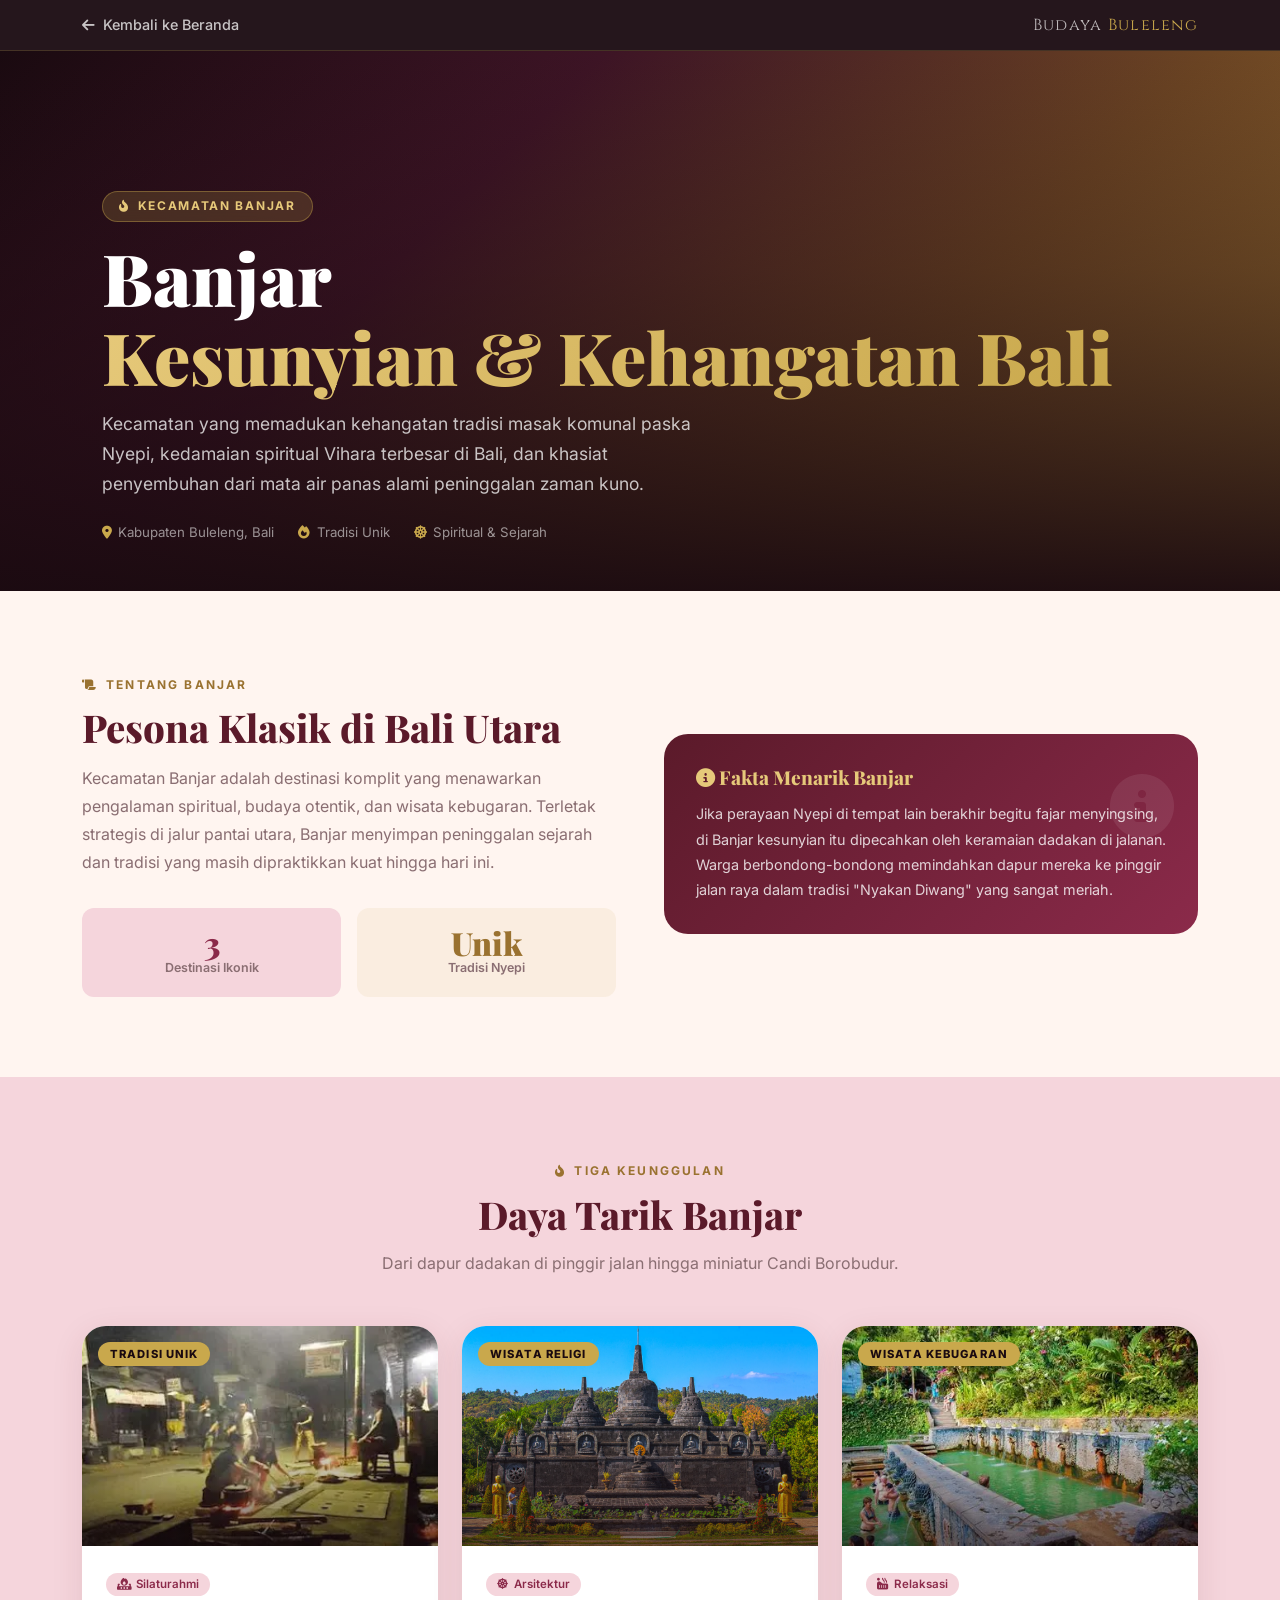
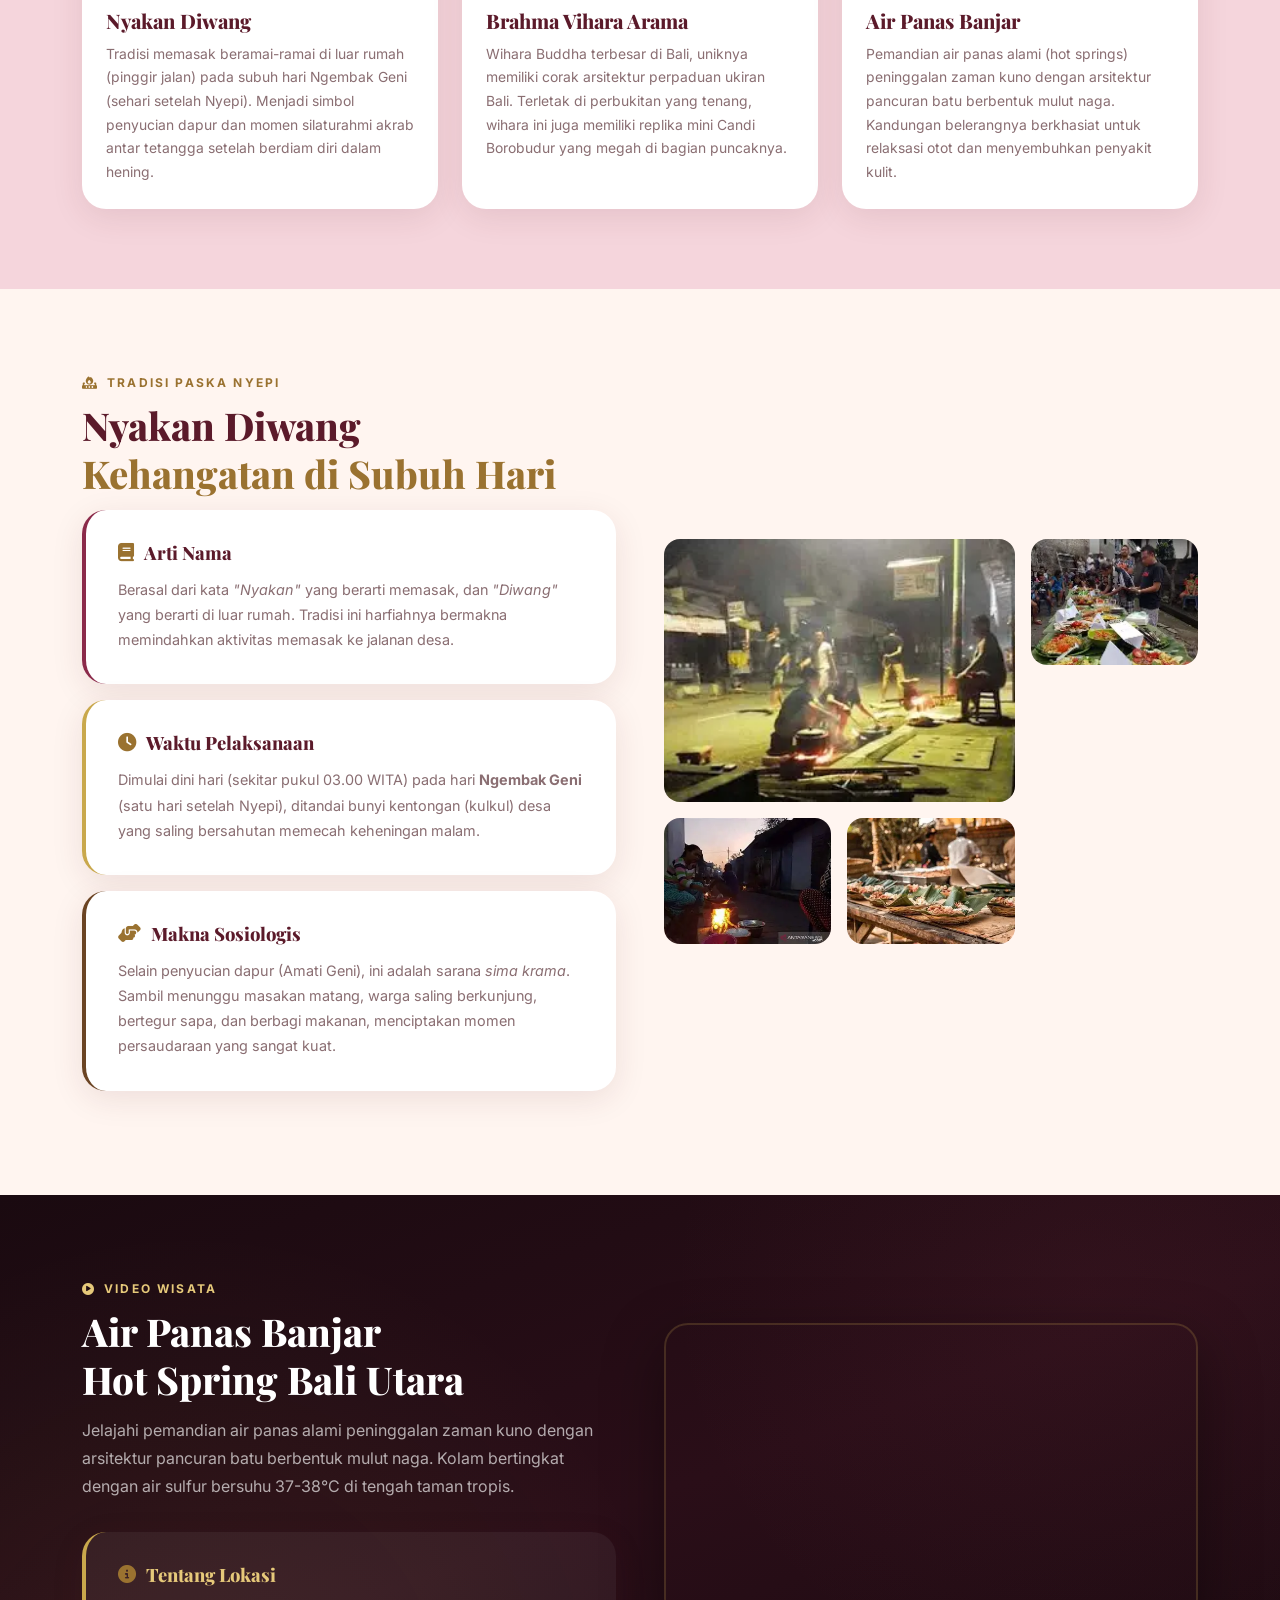
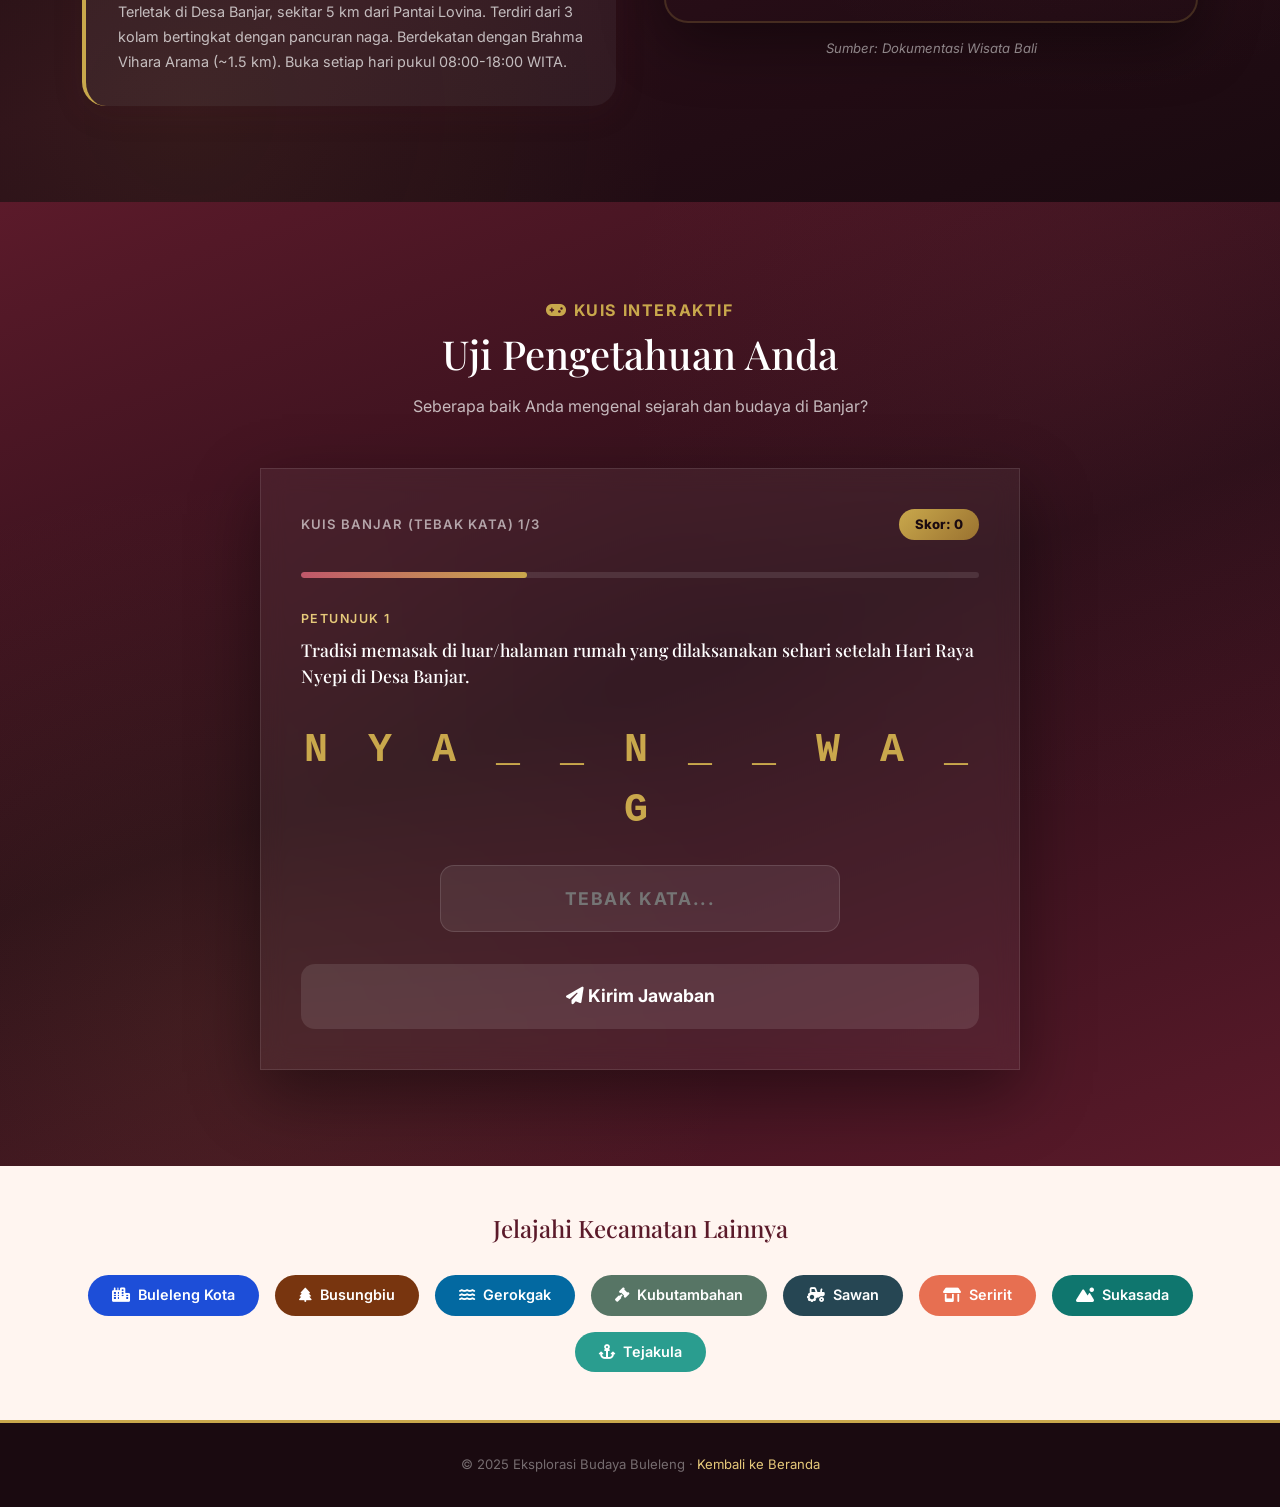
<file: banjar.html>
<!DOCTYPE html>
<html lang="id">
<head>
  <meta charset="UTF-8"/>
  <meta name="viewport" content="width=device-width, initial-scale=1.0"/>
  <meta name="description" content="Eksplorasi budaya Kecamatan Banjar, Buleleng, Bali. Tradisi Nyakan Diwang, Brahma Vihara Arama, dan Air Panas Banjar."/>
  <title>Banjar – Eksplorasi Budaya Buleleng</title>
  <link href="https://cdn.jsdelivr.net/npm/bootstrap@5.3.3/dist/css/bootstrap.min.css" rel="stylesheet"/>
  <link href="https://cdnjs.cloudflare.com/ajax/libs/font-awesome/6.5.2/css/all.min.css" rel="stylesheet"/>
  <link href="https://fonts.googleapis.com/css2?family=Playfair+Display:ital,wght@0,400;0,700;0,900;1,400&family=Inter:wght@300;400;500;600;700&family=Cinzel:wght@400;700&display=swap" rel="stylesheet"/>
  <link href="kecamatan.css" rel="stylesheet"/>
</head>
<body>

<div class="topbar">
  <div class="container d-flex align-items-center justify-content-between">
    <a href="index.html" class="back-btn"><i class="fa-solid fa-arrow-left"></i> Kembali ke Beranda</a>
    <span class="topbar-brand"><span>Budaya</span> Buleleng</span>

  </div>
</div>

<div class="page-hero" style="background:linear-gradient(135deg,#1A0A10,#3D1425,#6B4423,#9A7230);">
  <div class="page-hero-overlay"></div>
  <div class="page-hero-content container">
    <div class="page-hero-badge"><i class="fa-solid fa-fire-flame-curved"></i> Kecamatan Banjar</div>
    <h1 class="page-hero-title">Banjar<br><span class="accent">Kesunyian & Kehangatan Bali</span></h1>
    <p class="page-hero-desc">Kecamatan yang memadukan kehangatan tradisi masak komunal paska Nyepi, kedamaian spiritual Vihara terbesar di Bali, dan khasiat penyembuhan dari mata air panas alami peninggalan zaman kuno.</p>
    <div class="hero-meta">
      <span class="hero-meta-item"><i class="fa-solid fa-location-dot"></i> Kabupaten Buleleng, Bali</span>
      <span class="hero-meta-item"><i class="fa-solid fa-fire"></i> Tradisi Unik</span>
      <span class="hero-meta-item"><i class="fa-solid fa-dharmachakra"></i> Spiritual &amp; Sejarah</span>
    </div>
  </div>
</div>

<section class="content-section">
  <div class="container">
    <div class="row g-5 align-items-center">
      <div class="col-lg-6 reveal">
        <div class="sec-tag"><i class="fa-solid fa-scroll"></i> Tentang Banjar</div>
        <h2 class="sec-title">Pesona Klasik di Bali Utara</h2>
        <p class="sec-desc">Kecamatan Banjar adalah destinasi komplit yang menawarkan pengalaman spiritual, budaya otentik, dan wisata kebugaran. Terletak strategis di jalur pantai utara, Banjar menyimpan peninggalan sejarah dan tradisi yang masih dipraktikkan kuat hingga hari ini.</p>
        <div class="row g-3">
          <div class="col-6"><div class="stat-box maroon"><div class="stat-box-number">3</div><div class="stat-box-label">Destinasi Ikonik</div></div></div>
          <div class="col-6"><div class="stat-box gold"><div class="stat-box-number">Unik</div><div class="stat-box-label">Tradisi Nyepi</div></div></div>
        </div>
      </div>
      <div class="col-lg-6 reveal reveal-delay-2">
        <div class="fact-box">
          <h4><i class="fa-solid fa-circle-info"></i> Fakta Menarik Banjar</h4>
          <p>Jika perayaan Nyepi di tempat lain berakhir begitu fajar menyingsing, di Banjar kesunyian itu dipecahkan oleh keramaian dadakan di jalanan. Warga berbondong-bondong memindahkan dapur mereka ke pinggir jalan raya dalam tradisi "Nyakan Diwang" yang sangat meriah.</p>
        </div>
      </div>
    </div>
  </div>
</section>

<section class="content-section alt-bg">
  <div class="container">
    <div class="section-header text-center mb-5 reveal">
      <div class="sec-tag"><i class="fa-solid fa-fire-flame-curved"></i> Tiga Keunggulan</div>
      <h2 class="sec-title">Daya Tarik Banjar</h2>
      <p style="color:var(--text-muted);max-width:560px;margin:0 auto;font-size:1rem;line-height:1.7;">Dari dapur dadakan di pinggir jalan hingga miniatur Candi Borobudur.</p>
    </div>
    <div class="row g-4">
      <div class="col-lg-4 col-md-6 reveal reveal-delay-1">
        <div class="topic-card">
          <div class="topic-card-img">
            <img src="footage/banjar/nyakandiwang1.webp" alt="Nyakan Diwang" loading="lazy" onerror="this.style.display='none'; this.parentElement.style.background='linear-gradient(135deg,var(--brown),var(--gold-dark))';">
            <div class="topic-card-img-overlay"></div>
            <div class="topic-card-badge">Tradisi Unik</div>
          </div>
          <div class="topic-card-body">
            <div class="topic-tag"><i class="fa-solid fa-fire-burner"></i> Silaturahmi</div>
            <h3>Nyakan Diwang</h3>
            <p>Tradisi memasak beramai-ramai di luar rumah (pinggir jalan) pada subuh hari Ngembak Geni (sehari setelah Nyepi). Menjadi simbol penyucian dapur dan momen silaturahmi akrab antar tetangga setelah berdiam diri dalam hening.</p>
          </div>
        </div>
      </div>
      <div class="col-lg-4 col-md-6 reveal reveal-delay-2">
        <div class="topic-card">
          <div class="topic-card-img">
            <img src="footage/banjar/brahmaviharaarama.jpg" alt="Brahma Vihara Arama" loading="lazy" onerror="this.style.display='none'; this.parentElement.style.background='linear-gradient(135deg,var(--primary),var(--primary-mid))';">
            <div class="topic-card-img-overlay"></div>
            <div class="topic-card-badge">Wisata Religi</div>
          </div>
          <div class="topic-card-body">
            <div class="topic-tag"><i class="fa-solid fa-dharmachakra"></i> Arsitektur</div>
            <h3>Brahma Vihara Arama</h3>
            <p>Wihara Buddha terbesar di Bali, uniknya memiliki corak arsitektur perpaduan ukiran Bali. Terletak di perbukitan yang tenang, wihara ini juga memiliki replika mini Candi Borobudur yang megah di bagian puncaknya.</p>
          </div>
        </div>
      </div>
      <div class="col-lg-4 col-md-6 reveal reveal-delay-3">
        <div class="topic-card">
          <div class="topic-card-img">
            <img src="footage/banjar/airpanasbanjar.webp" alt="Air Panas Banjar" loading="lazy" onerror="this.style.display='none'; this.parentElement.style.background='linear-gradient(135deg,var(--primary-mid),var(--primary-light))';">
            <div class="topic-card-img-overlay"></div>
            <div class="topic-card-badge">Wisata Kebugaran</div>
          </div>
          <div class="topic-card-body">
            <div class="topic-tag"><i class="fa-solid fa-hot-tub-person"></i> Relaksasi</div>
            <h3>Air Panas Banjar</h3>
            <p>Pemandian air panas alami (hot springs) peninggalan zaman kuno dengan arsitektur pancuran batu berbentuk mulut naga. Kandungan belerangnya berkhasiat untuk relaksasi otot dan menyembuhkan penyakit kulit.</p>
          </div>
        </div>
      </div>
    </div>
  </div>
</section>

<!-- DETAIL NYAKAN DIWANG -->
<section class="content-section">
  <div class="container">
    <div class="row g-5 align-items-center">
      <div class="col-lg-6 reveal">
        <div class="sec-tag"><i class="fa-solid fa-fire-burner"></i> Tradisi Paska Nyepi</div>
        <h2 class="sec-title">Nyakan Diwang<br><span style="color:var(--gold-dark);">Kehangatan di Subuh Hari</span></h2>
        <div class="info-block mb-3">
          <h4><i class="fa-solid fa-book"></i> Arti Nama</h4>
          <p>Berasal dari kata <em>"Nyakan"</em> yang berarti memasak, dan <em>"Diwang"</em> yang berarti di luar rumah. Tradisi ini harfiahnya bermakna memindahkan aktivitas memasak ke jalanan desa.</p>
        </div>
        <div class="info-block gold-border mb-3">
          <h4><i class="fa-solid fa-clock"></i> Waktu Pelaksanaan</h4>
          <p>Dimulai dini hari (sekitar pukul 03.00 WITA) pada hari <strong>Ngembak Geni</strong> (satu hari setelah Nyepi), ditandai bunyi kentongan (kulkul) desa yang saling bersahutan memecah keheningan malam.</p>
        </div>
        <div class="info-block brown-border">
          <h4><i class="fa-solid fa-handshake-angle"></i> Makna Sosiologis</h4>
          <p>Selain penyucian dapur (Amati Geni), ini adalah sarana <em>sima krama</em>. Sambil menunggu masakan matang, warga saling berkunjung, bertegur sapa, dan berbagi makanan, menciptakan momen persaudaraan yang sangat kuat.</p>
        </div>
      </div>
      <div class="col-lg-6 reveal reveal-delay-2">
        <div class="gallery-grid">
          <div class="gallery-item" style="grid-column:span 2;">
            <img src="footage/banjar/nyakandiwang1.webp" alt="Masak luar rumah" loading="lazy">
            <div class="gallery-item-overlay"><i class="fa-solid fa-magnifying-glass-plus"></i></div>
          </div>
          <div class="gallery-item">
            <img src="footage/banjar/nyakandiwang2.webp" alt="Kebersamaan" loading="lazy">
            <div class="gallery-item-overlay"><i class="fa-solid fa-magnifying-glass-plus"></i></div>
          </div>
          <div class="gallery-item">
            <img src="footage/banjar/nyakandiwang3.webp" alt="Masak masakan" loading="lazy">
            <div class="gallery-item-overlay"><i class="fa-solid fa-magnifying-glass-plus"></i></div>
          </div>
          <div class="gallery-item">
            <img src="footage/banjar/nyakandiwang4.webp" alt="Suasana pagi" loading="lazy">
            <div class="gallery-item-overlay"><i class="fa-solid fa-magnifying-glass-plus"></i></div>
          </div>
        </div>
      </div>
    </div>
  </div>
</section>

<!-- VIDEO — AIR PANAS BANJAR -->
<section class="video-section">
  <div class="container">
    <div class="row g-5 align-items-center">
      <div class="col-lg-6 reveal">
        <div class="sec-tag"><i class="fa-solid fa-play-circle"></i> Video Wisata</div>
        <h2 class="sec-title">Air Panas Banjar<br>Hot Spring Bali Utara</h2>
        <p class="sec-desc">Jelajahi pemandian air panas alami peninggalan zaman kuno dengan arsitektur pancuran batu berbentuk mulut naga. Kolam bertingkat dengan air sulfur bersuhu 37-38°C di tengah taman tropis.</p>
        <div class="info-block mb-3" style="background:rgba(255,255,255,0.05);border-color:var(--gold);">
          <h4 style="color:var(--gold-light);"><i class="fa-solid fa-info-circle"></i> Tentang Lokasi</h4>
          <p style="color:rgba(255,255,255,0.7);">Terletak di Desa Banjar, sekitar 5 km dari Pantai Lovina. Terdiri dari 3 kolam bertingkat dengan pancuran naga. Berdekatan dengan Brahma Vihara Arama (~1.5 km). Buka setiap hari pukul 08:00-18:00 WITA.</p>
        </div>
      </div>
      <div class="col-lg-6 reveal reveal-delay-2">
        <div class="video-embed">
          <iframe src="https://www.youtube.com/embed/0n7kF4XPb5k" title="Air Panas Banjar — Wisata Bali Utara" allowfullscreen loading="lazy"></iframe>
        </div>
        <p class="video-caption">Sumber: Dokumentasi Wisata Bali</p>
      </div>
    </div>
  </div>
</section>

  <!-- QUIZ SECTION -->
  <section id="quiz-section">
    <div class="container text-center mb-5 reveal">
      <span class="section-tag" style="color:var(--gold); font-weight:700; letter-spacing:0.1em; text-transform:uppercase; display:block; margin-bottom:0.5rem;"><i class="fa-solid fa-gamepad"></i> Kuis Interaktif</span>
      <h2 class="section-title" style="font-family:'Playfair Display',serif; font-size:2.5rem; color:var(--white); margin-bottom:1rem;">Uji Pengetahuan Anda</h2>
      <p class="section-desc" style="color:rgba(255,255,255,0.7); max-width:600px; margin:0 auto;">Seberapa baik Anda mengenal sejarah dan budaya di Banjar?</p>
    </div>
    <div class="container reveal">
      <div class="quiz-wrapper">
        <div class="quiz-box">
          <div class="quiz-header">
            <span class="quiz-progress-label">Kuis Banjar (Tebak Kata) <span id="quiz-progress-text">1/3</span></span>
            <span class="quiz-score-badge" id="quiz-score">Skor: 0</span>
          </div>
          <div class="quiz-progress-bar-wrap">
            <div class="quiz-progress-bar" id="quiz-progress-bar" style="width:33.33%;"></div>
          </div>
          
          <div id="quiz-content">
            <p class="quiz-q-num" id="quiz-q-num">Petunjuk 1</p>
            <h3 class="quiz-question" id="quiz-question-text" style="font-size:1.1rem; font-weight:500;"></h3>
            
            <div style="text-align:center; margin: 2rem 0;">
              <div id="quiz-word-clue" style="font-family: monospace; font-size: 2.5rem; letter-spacing: 0.5rem; color: var(--gold); font-weight: bold; margin-bottom: 1.5rem;"></div>
              
              <input type="text" id="quiz-input" placeholder="Tebak kata..." class="quiz-input-text" style="max-width:400px; text-transform:uppercase; font-weight:bold; letter-spacing:0.1rem; margin:0 auto; display:block;">
            </div>
            
            <button class="quiz-submit-btn" id="quiz-submit-btn" onclick="checkAnswer()"><i class="fa-solid fa-paper-plane"></i> Kirim Jawaban</button>
            <div class="quiz-feedback" id="quiz-feedback"></div>
            <button class="quiz-next-btn" id="quiz-next-btn" onclick="nextQuestion()">Selanjutnya <i class="fa-solid fa-arrow-right"></i></button>
          </div>
          
          <div class="quiz-result" id="quiz-result">
            <span class="result-trophy">🏆</span>
            <h2 class="sec-title mb-3">Kuis Selesai!</h2>
            <p style="color:rgba(255,255,255,0.7); margin-bottom:2rem; font-size:1.1rem;">Skor Akhir Anda: <strong id="quiz-final-score" style="color:var(--gold-light); font-size:1.5rem;">0</strong> / 3</p>
            <button class="pdf-btn" onclick="resetQuiz()"><i class="fa-solid fa-rotate-right"></i> Coba Lagi</button>
          </div>
        </div>
      </div>
    </div>
  </section>

  <!-- Quiz Script -->
  <script>
    const questions = [
      {
        q: "Tradisi memasak di luar/halaman rumah yang dilaksanakan sehari setelah Hari Raya Nyepi di Desa Banjar.",
        word: "NYAKAN DIWANG",
        clue: "N Y A _ _ N   _ _ W A _ G",
        explanation: "Nyakan Diwang adalah tradisi khas Kecamatan Banjar untuk menyucikan rumah dan merekatkan tali persaudaraan antarwarga setelah melaksanakan Catur Brata Penyepian."
      },
      {
        q: "Sumber air alami yang mengandung belerang di Banjar, dipercaya dapat menyembuhkan penyakit kulit.",
        word: "AIR PANAS",
        clue: "A _ R   P _ _ A S",
        explanation: "Air Panas Banjar adalah pemandian air panas alami dengan kadar belerang tinggi peninggalan bersejarah."
      },
      {
        q: "Brahma Vihara Arama merupakan vihara terbesar di Bali, memiliki miniatur arsitektur candi yang sangat terkenal di dunia yaitu candi...",
        word: "BOROBUDUR",
        clue: "B _ R _ _ U D U _",
        explanation: "Vihara ini menampilkan inkulturasi arsitektur Bali dan Buddha, serta memiliki replika Candi Borobudur yang megah."
      }
    ];

    let currentQ = 0;
    let score = 0;

    function renderQuestion() {
      const q = questions[currentQ];
      document.getElementById('quiz-q-num').innerText = `Petunjuk ${currentQ + 1}`;
      document.getElementById('quiz-question-text').innerText = q.q;
      document.getElementById('quiz-word-clue').innerText = q.clue;
      
      const input = document.getElementById('quiz-input');
      input.value = '';
      input.disabled = false;
      input.style.borderColor = 'rgba(255,255,255,0.12)';
      
      document.getElementById('quiz-submit-btn').style.display = 'block';
      document.getElementById('quiz-progress-text').innerText = `${currentQ + 1}/${questions.length}`;
      document.getElementById('quiz-progress-bar').style.width = `${((currentQ + 1) / questions.length) * 100}%`;
      
      const feedback = document.getElementById('quiz-feedback');
      feedback.className = 'quiz-feedback';
      feedback.style.display = 'none';
      document.getElementById('quiz-next-btn').classList.remove('show');
      
      input.focus();
    }

    function checkAnswer() {
      const q = questions[currentQ];
      const input = document.getElementById('quiz-input');
      const userAns = input.value.replace(/\s+/g, '').toLowerCase();
      const correctAns = q.word.replace(/\s+/g, '').toLowerCase();
      
      if(userAns === '') return;
      
      input.disabled = true;
      document.getElementById('quiz-submit-btn').style.display = 'none';
      
      const feedback = document.getElementById('quiz-feedback');
      feedback.style.display = 'block';
      
      if (userAns === correctAns) {
        input.style.borderColor = '#4ade80';
        input.value = q.word; 
        score++;
        document.getElementById('quiz-score').innerText = `Skor: ${score}`;
        feedback.className = 'quiz-feedback correct-fb show';
        feedback.innerHTML = `<i class="fa-solid fa-circle-check"></i> <strong>Benar Sekali!</strong> ${q.explanation}`;
      } else {
        input.style.borderColor = '#f87171';
        feedback.className = 'quiz-feedback wrong-fb show';
        feedback.innerHTML = `<i class="fa-solid fa-circle-xmark"></i> <strong>Salah.</strong> Jawaban yang benar adalah <strong>${q.word}</strong>. ${q.explanation}`;
      }
      
      document.getElementById('quiz-next-btn').classList.add('show');
    }

    document.getElementById('quiz-input').addEventListener('keypress', function(e) {
      if(e.key === 'Enter' && !this.disabled) {
        checkAnswer();
      }
    });

    function nextQuestion() {
      currentQ++;
      if (currentQ < questions.length) {
        renderQuestion();
      } else {
        document.getElementById('quiz-content').style.display = 'none';
        document.getElementById('quiz-result').classList.add('show');
        document.getElementById('quiz-final-score').innerText = score;
      }
    }

    function resetQuiz() {
      currentQ = 0;
      score = 0;
      document.getElementById('quiz-score').innerText = `Skor: 0`;
      document.getElementById('quiz-result').classList.remove('show');
      document.getElementById('quiz-content').style.display = 'block';
      renderQuestion();
    }

    document.addEventListener('DOMContentLoaded', renderQuestion);
  </script>

<section class="nav-kec-section">
  <div class="container">
    <h3>Jelajahi Kecamatan Lainnya</h3>
    <div class="row g-3 justify-content-center">
      <div class="col-auto"><a href="buleleng.html" class="nav-kec-btn" style="background:#1d4ed8;"><i class="fa-solid fa-city"></i> Buleleng Kota</a></div>
      <div class="col-auto"><a href="busungbiu.html" class="nav-kec-btn" style="background:#78350f;"><i class="fa-solid fa-tree"></i> Busungbiu</a></div>
      <div class="col-auto"><a href="gerokgak.html" class="nav-kec-btn" style="background:#0369a1;"><i class="fa-solid fa-water"></i> Gerokgak</a></div>
      <div class="col-auto"><a href="kubutambahan.html" class="nav-kec-btn" style="background:#577565;"><i class="fa-solid fa-gavel"></i> Kubutambahan</a></div>
      <div class="col-auto"><a href="sawan.html" class="nav-kec-btn" style="background:#264653;"><i class="fa-solid fa-tractor"></i> Sawan</a></div>
      <div class="col-auto"><a href="seririt.html" class="nav-kec-btn" style="background:#e76f51;"><i class="fa-solid fa-shop"></i> Seririt</a></div>
      <div class="col-auto"><a href="sukasada.html" class="nav-kec-btn" style="background:#0f766e;"><i class="fa-solid fa-mountain-sun"></i> Sukasada</a></div>
      <div class="col-auto"><a href="tejakula.html" class="nav-kec-btn" style="background:#2a9d8f;"><i class="fa-solid fa-anchor"></i> Tejakula</a></div>
    </div>
  </div>
</section>

<div class="page-footer"><p>&copy; 2025 Eksplorasi Budaya Buleleng &middot; <a href="index.html">Kembali ke Beranda</a></p></div>

<script src="https://cdn.jsdelivr.net/npm/bootstrap@5.3.3/dist/js/bootstrap.bundle.min.js"></script>
<script>
  const ro = new IntersectionObserver(entries => entries.forEach(e => { if(e.isIntersecting){ e.target.classList.add('visible'); ro.unobserve(e.target); } }), {threshold:0.1, rootMargin:'0px 0px -40px 0px'});
  document.querySelectorAll('.reveal').forEach(el => ro.observe(el));
</script>
</body>
</html>
</file>
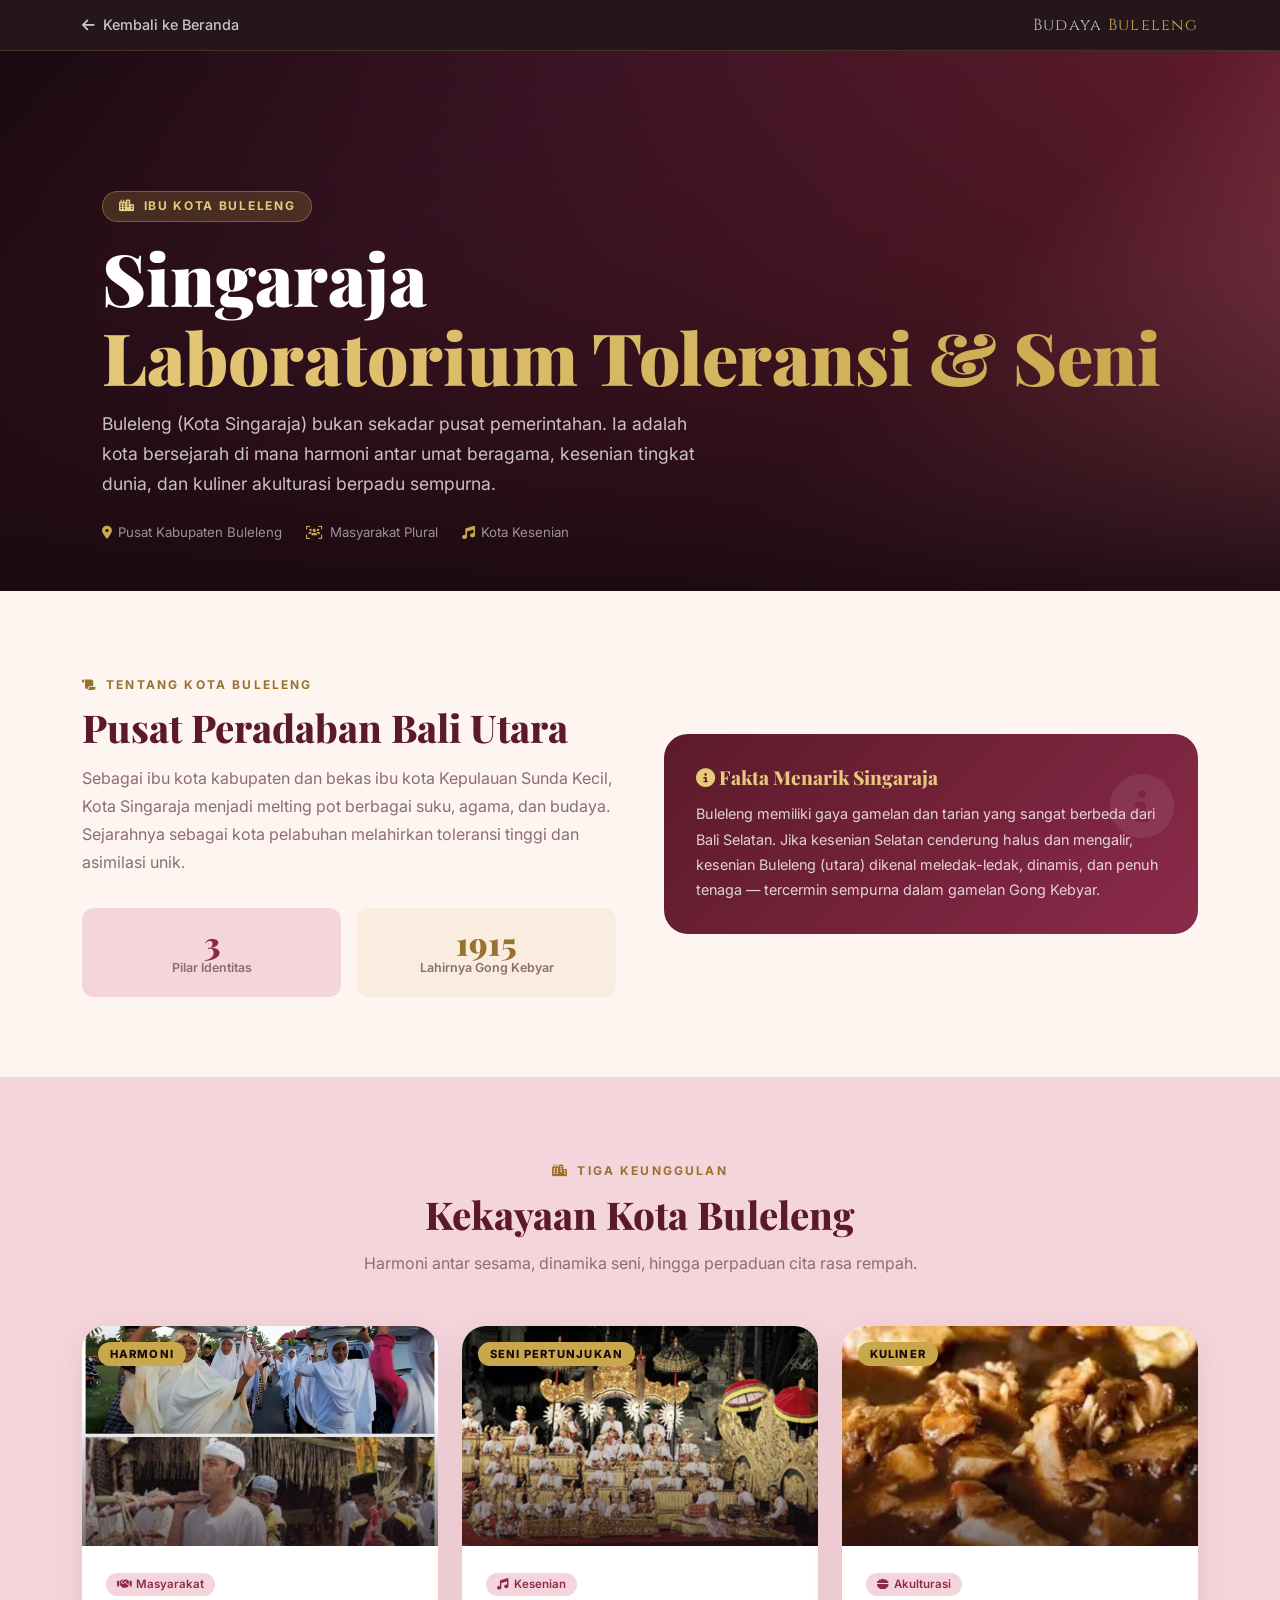
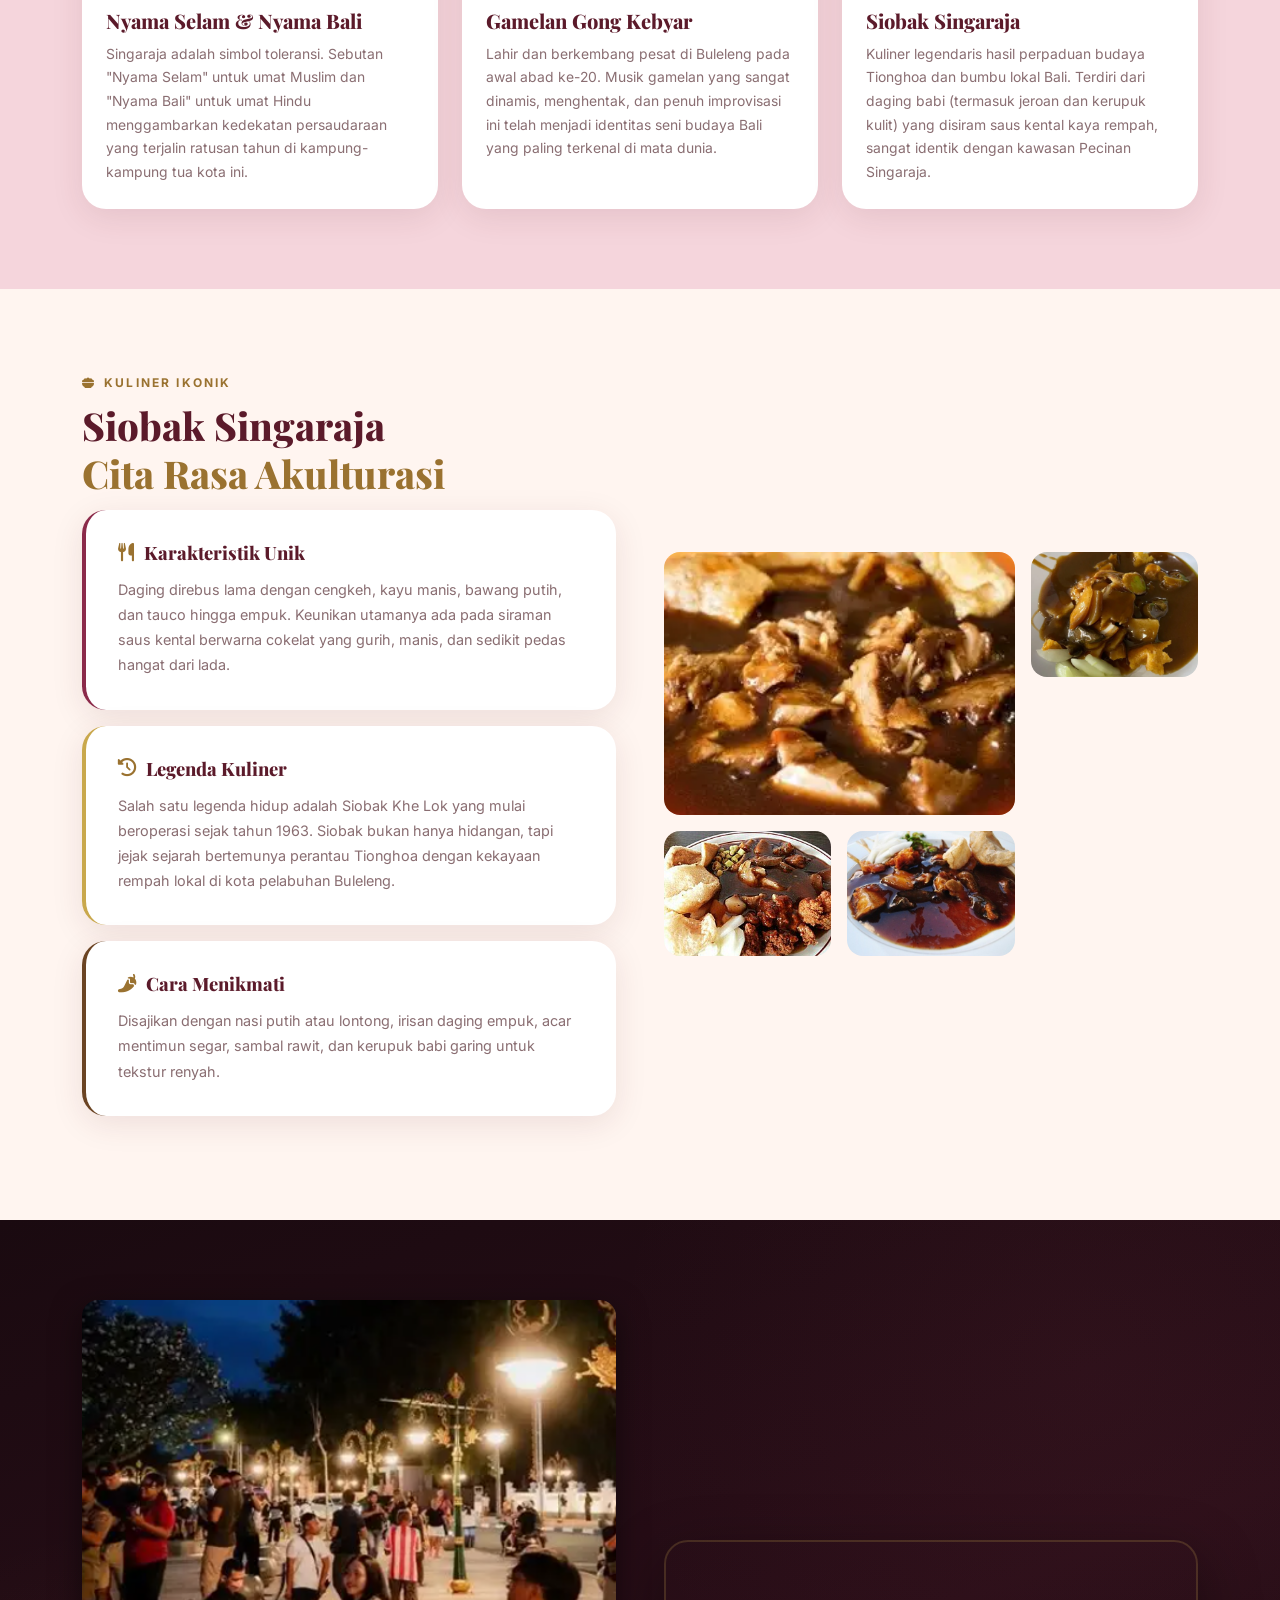
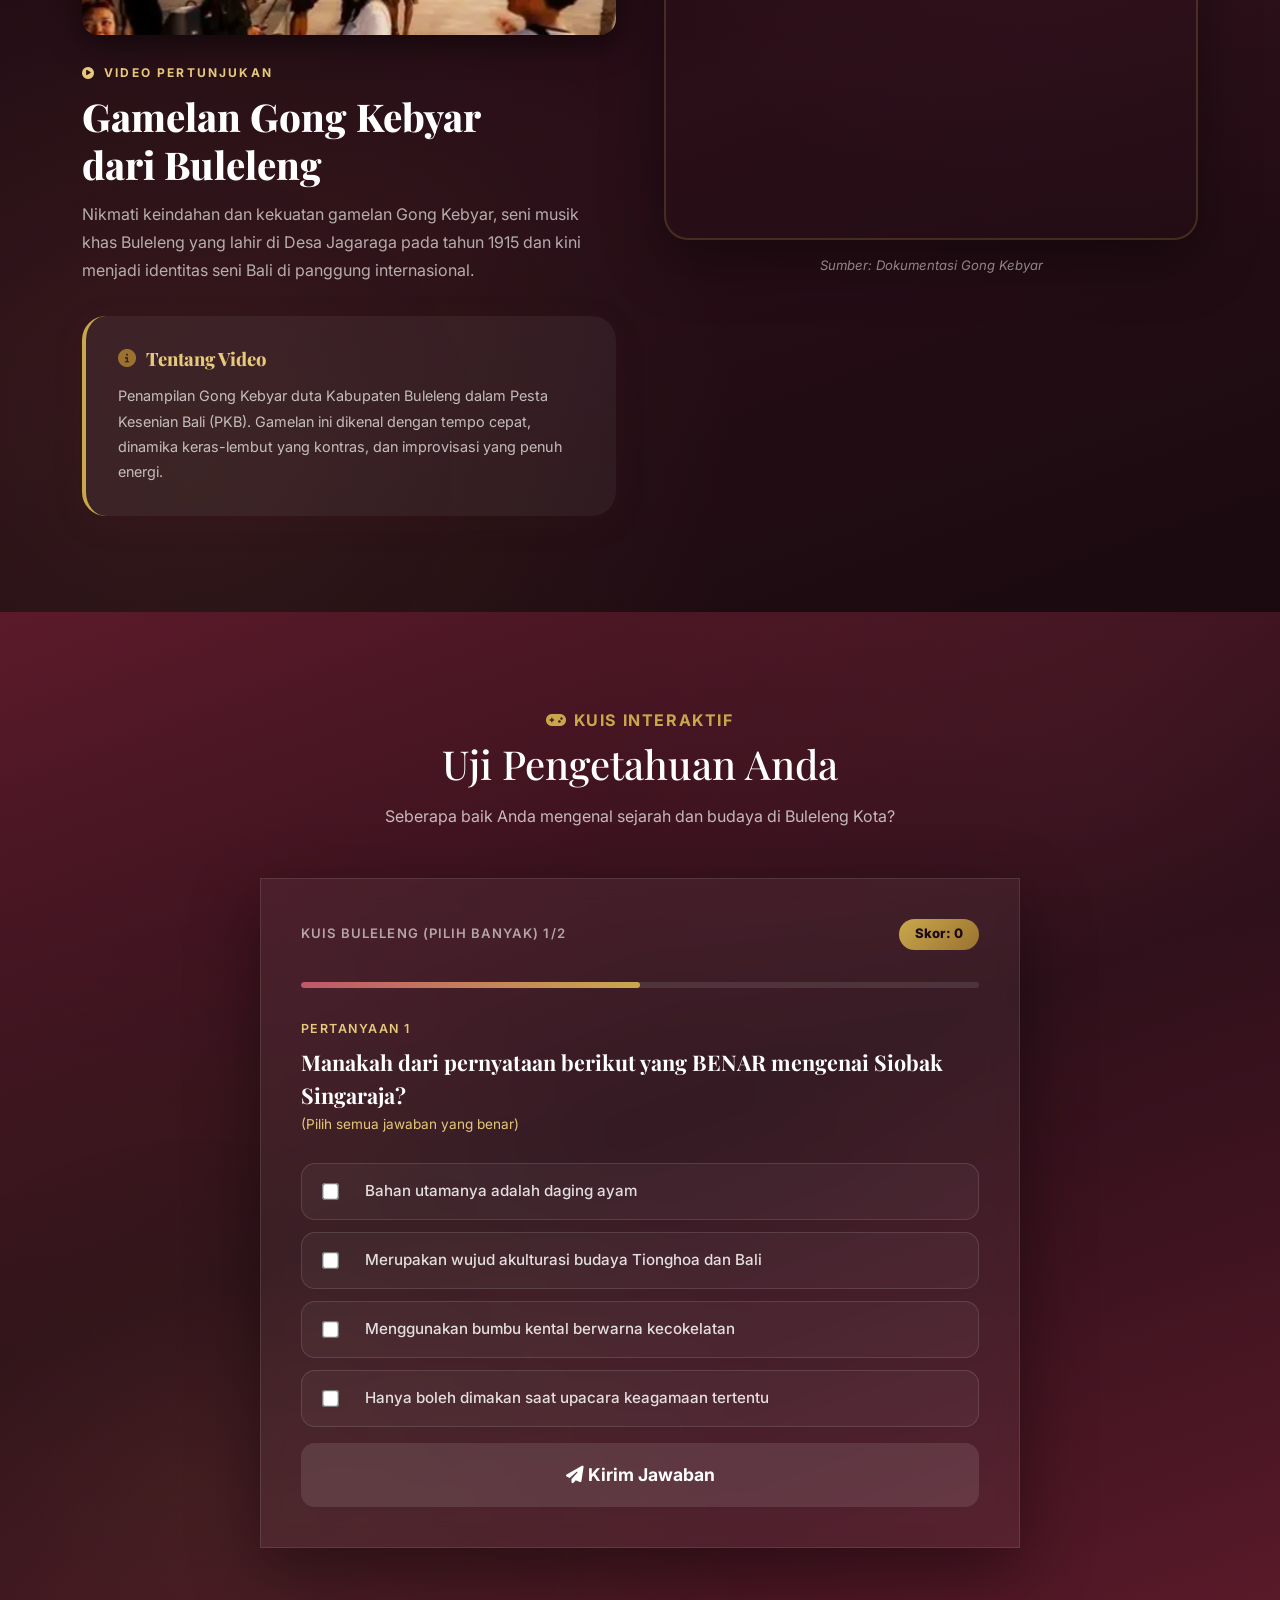
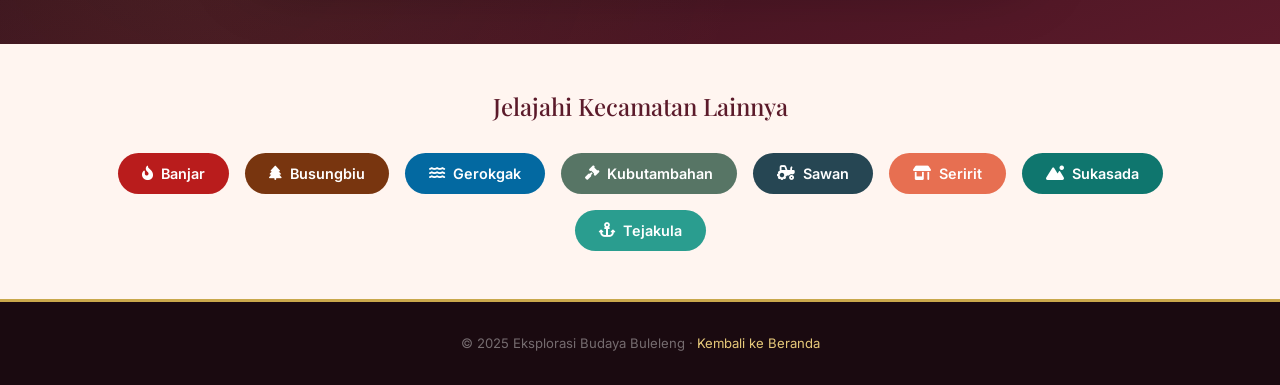
<file: buleleng.html>
<!DOCTYPE html>
<html lang="id">
<head>
  <meta charset="UTF-8"/>
  <meta name="viewport" content="width=device-width, initial-scale=1.0"/>
  <meta name="description" content="Eksplorasi budaya Kecamatan Buleleng (Kota Singaraja), Bali Utara. Toleransi Nyama Selam & Nyama Bali, Gong Kebyar, dan Siobak Singaraja."/>
  <title>Buleleng Kota – Eksplorasi Budaya Buleleng</title>
  <link href="https://cdn.jsdelivr.net/npm/bootstrap@5.3.3/dist/css/bootstrap.min.css" rel="stylesheet"/>
  <link href="https://cdnjs.cloudflare.com/ajax/libs/font-awesome/6.5.2/css/all.min.css" rel="stylesheet"/>
  <link href="https://fonts.googleapis.com/css2?family=Playfair+Display:ital,wght@0,400;0,700;0,900;1,400&family=Inter:wght@300;400;500;600;700&family=Cinzel:wght@400;700&display=swap" rel="stylesheet"/>
  <link href="kecamatan.css" rel="stylesheet"/>
</head>
<body>

<div class="topbar">
  <div class="container d-flex align-items-center justify-content-between">
    <a href="index.html" class="back-btn"><i class="fa-solid fa-arrow-left"></i> Kembali ke Beranda</a>
    <span class="topbar-brand"><span>Budaya</span> Buleleng</span>

  </div>
</div>

<div class="page-hero" style="background:linear-gradient(135deg,#1A0A10,#3D1425,#5B1A2A,#C0576A);">
  <div class="page-hero-overlay"></div>
  <div class="page-hero-content container">
    <div class="page-hero-badge"><i class="fa-solid fa-city"></i> Ibu Kota Buleleng</div>
    <h1 class="page-hero-title">Singaraja<br><span class="accent">Laboratorium Toleransi & Seni</span></h1>
    <p class="page-hero-desc">Buleleng (Kota Singaraja) bukan sekadar pusat pemerintahan. Ia adalah kota bersejarah di mana harmoni antar umat beragama, kesenian tingkat dunia, dan kuliner akulturasi berpadu sempurna.</p>
    <div class="hero-meta">
      <span class="hero-meta-item"><i class="fa-solid fa-location-dot"></i> Pusat Kabupaten Buleleng</span>
      <span class="hero-meta-item"><i class="fa-solid fa-users-viewfinder"></i> Masyarakat Plural</span>
      <span class="hero-meta-item"><i class="fa-solid fa-music"></i> Kota Kesenian</span>
    </div>
  </div>
</div>

<section class="content-section">
  <div class="container">
    <div class="row g-5 align-items-center">
      <div class="col-lg-6 reveal">
        <div class="sec-tag"><i class="fa-solid fa-scroll"></i> Tentang Kota Buleleng</div>
        <h2 class="sec-title">Pusat Peradaban Bali Utara</h2>
        <p class="sec-desc">Sebagai ibu kota kabupaten dan bekas ibu kota Kepulauan Sunda Kecil, Kota Singaraja menjadi melting pot berbagai suku, agama, dan budaya. Sejarahnya sebagai kota pelabuhan melahirkan toleransi tinggi dan asimilasi unik.</p>
        <div class="row g-3">
          <div class="col-6"><div class="stat-box maroon"><div class="stat-box-number">3</div><div class="stat-box-label">Pilar Identitas</div></div></div>
          <div class="col-6"><div class="stat-box gold"><div class="stat-box-number">1915</div><div class="stat-box-label">Lahirnya Gong Kebyar</div></div></div>
        </div>
      </div>
      <div class="col-lg-6 reveal reveal-delay-2">
        <div class="fact-box">
          <h4><i class="fa-solid fa-circle-info"></i> Fakta Menarik Singaraja</h4>
          <p>Buleleng memiliki gaya gamelan dan tarian yang sangat berbeda dari Bali Selatan. Jika kesenian Selatan cenderung halus dan mengalir, kesenian Buleleng (utara) dikenal meledak-ledak, dinamis, dan penuh tenaga &mdash; tercermin sempurna dalam gamelan Gong Kebyar.</p>
        </div>
      </div>
    </div>
  </div>
</section>

<section class="content-section alt-bg">
  <div class="container">
    <div class="section-header text-center mb-5 reveal">
      <div class="sec-tag"><i class="fa-solid fa-city"></i> Tiga Keunggulan</div>
      <h2 class="sec-title">Kekayaan Kota Buleleng</h2>
      <p style="color:var(--text-muted);max-width:560px;margin:0 auto;font-size:1rem;line-height:1.7;">Harmoni antar sesama, dinamika seni, hingga perpaduan cita rasa rempah.</p>
    </div>
    <div class="row g-4">
      <div class="col-lg-4 col-md-6 reveal reveal-delay-1">
        <div class="topic-card">
          <div class="topic-card-img">
            <img src="footage/buleleng/nyamaselam.jpg" alt="Toleransi Beragama" loading="lazy" onerror="this.style.display='none'; this.parentElement.style.background='linear-gradient(135deg,var(--primary),var(--primary-mid))';">
            <div class="topic-card-img-overlay"></div>
            <div class="topic-card-badge">Harmoni</div>
          </div>
          <div class="topic-card-body">
            <div class="topic-tag"><i class="fa-solid fa-handshake"></i> Masyarakat</div>
            <h3>Nyama Selam & Nyama Bali</h3>
            <p>Singaraja adalah simbol toleransi. Sebutan "Nyama Selam" untuk umat Muslim dan "Nyama Bali" untuk umat Hindu menggambarkan kedekatan persaudaraan yang terjalin ratusan tahun di kampung-kampung tua kota ini.</p>
          </div>
        </div>
      </div>
      <div class="col-lg-4 col-md-6 reveal reveal-delay-2">
        <div class="topic-card">
          <div class="topic-card-img">
            <img src="footage/buleleng/gongkebyar.png" alt="Gong Kebyar" loading="lazy" onerror="this.style.display='none'; this.parentElement.style.background='linear-gradient(135deg,var(--gold-dark),var(--gold))';">
            <div class="topic-card-img-overlay"></div>
            <div class="topic-card-badge">Seni Pertunjukan</div>
          </div>
          <div class="topic-card-body">
            <div class="topic-tag"><i class="fa-solid fa-music"></i> Kesenian</div>
            <h3>Gamelan Gong Kebyar</h3>
            <p>Lahir dan berkembang pesat di Buleleng pada awal abad ke-20. Musik gamelan yang sangat dinamis, menghentak, dan penuh improvisasi ini telah menjadi identitas seni budaya Bali yang paling terkenal di mata dunia.</p>
          </div>
        </div>
      </div>
      <div class="col-lg-4 col-md-6 reveal reveal-delay-3">
        <div class="topic-card">
          <div class="topic-card-img">
            <img src="footage/buleleng/siobak1.webp" alt="Siobak Kuliner" loading="lazy" onerror="this.style.display='none'; this.parentElement.style.background='linear-gradient(135deg,var(--brown),var(--brown-light))';">
            <div class="topic-card-img-overlay"></div>
            <div class="topic-card-badge">Kuliner</div>
          </div>
          <div class="topic-card-body">
            <div class="topic-tag"><i class="fa-solid fa-bowl-food"></i> Akulturasi</div>
            <h3>Siobak Singaraja</h3>
            <p>Kuliner legendaris hasil perpaduan budaya Tionghoa dan bumbu lokal Bali. Terdiri dari daging babi (termasuk jeroan dan kerupuk kulit) yang disiram saus kental kaya rempah, sangat identik dengan kawasan Pecinan Singaraja.</p>
          </div>
        </div>
      </div>
    </div>
  </div>
</section>

<!-- DETAIL SIOBAK -->
<section class="content-section">
  <div class="container">
    <div class="row g-5 align-items-center">
      <div class="col-lg-6 reveal">
        <div class="sec-tag"><i class="fa-solid fa-bowl-food"></i> Kuliner Ikonik</div>
        <h2 class="sec-title">Siobak Singaraja<br><span style="color:var(--gold-dark);">Cita Rasa Akulturasi</span></h2>
        <div class="info-block mb-3">
          <h4><i class="fa-solid fa-utensils"></i> Karakteristik Unik</h4>
          <p>Daging direbus lama dengan cengkeh, kayu manis, bawang putih, dan tauco hingga empuk. Keunikan utamanya ada pada siraman saus kental berwarna cokelat yang gurih, manis, dan sedikit pedas hangat dari lada.</p>
        </div>
        <div class="info-block gold-border mb-3">
          <h4><i class="fa-solid fa-clock-rotate-left"></i> Legenda Kuliner</h4>
          <p>Salah satu legenda hidup adalah Siobak Khe Lok yang mulai beroperasi sejak tahun 1963. Siobak bukan hanya hidangan, tapi jejak sejarah bertemunya perantau Tionghoa dengan kekayaan rempah lokal di kota pelabuhan Buleleng.</p>
        </div>
        <div class="info-block brown-border">
          <h4><i class="fa-solid fa-pepper-hot"></i> Cara Menikmati</h4>
          <p>Disajikan dengan nasi putih atau lontong, irisan daging empuk, acar mentimun segar, sambal rawit, dan kerupuk babi garing untuk tekstur renyah.</p>
        </div>
      </div>
      <div class="col-lg-6 reveal reveal-delay-2">
        <div class="gallery-grid">
          <div class="gallery-item" style="grid-column:span 2;">
            <img src="footage/buleleng/siobak1.webp" alt="Siobak Singaraja" loading="lazy">
            <div class="gallery-item-overlay"><i class="fa-solid fa-magnifying-glass-plus"></i></div>
          </div>
          <div class="gallery-item">
            <img src="footage/buleleng/siobak2.webp" alt="Penyajian Siobak" loading="lazy">
            <div class="gallery-item-overlay"><i class="fa-solid fa-magnifying-glass-plus"></i></div>
          </div>
          <div class="gallery-item">
            <img src="footage/buleleng/siobak3.jpg" alt="Daging dan Kuah Siobak" loading="lazy">
            <div class="gallery-item-overlay"><i class="fa-solid fa-magnifying-glass-plus"></i></div>
          </div>
          <div class="gallery-item">
            <img src="footage/buleleng/siobak4.jpg" alt="Kuliner Buleleng" loading="lazy">
            <div class="gallery-item-overlay"><i class="fa-solid fa-magnifying-glass-plus"></i></div>
          </div>
        </div>
      </div>
    </div>
  </div>
</section>

<!-- VIDEO — GONG KEBYAR -->
<section class="video-section">
  <div class="container">
    <div class="row g-5 align-items-center">
      <div class="col-lg-6 reveal">
        <div class="mb-4" style="border-radius:16px; overflow:hidden; box-shadow:0 10px 30px rgba(0,0,0,0.5);">
          <img src="footage/buleleng/buleleng.png" alt="Gong Kebyar Preview" style="width:100%; height:auto; display:block;">
        </div>
        <div class="sec-tag"><i class="fa-solid fa-play-circle"></i> Video Pertunjukan</div>
        <h2 class="sec-title">Gamelan Gong Kebyar<br>dari Buleleng</h2>
        <p class="sec-desc">Nikmati keindahan dan kekuatan gamelan Gong Kebyar, seni musik khas Buleleng yang lahir di Desa Jagaraga pada tahun 1915 dan kini menjadi identitas seni Bali di panggung internasional.</p>
        <div class="info-block mb-3" style="background:rgba(255,255,255,0.05);border-color:var(--gold);">
          <h4 style="color:var(--gold-light);"><i class="fa-solid fa-info-circle"></i> Tentang Video</h4>
          <p style="color:rgba(255,255,255,0.7);">Penampilan Gong Kebyar duta Kabupaten Buleleng dalam Pesta Kesenian Bali (PKB). Gamelan ini dikenal dengan tempo cepat, dinamika keras-lembut yang kontras, dan improvisasi yang penuh energi.</p>
        </div>
      </div>
      <div class="col-lg-6 reveal reveal-delay-2">
        <div class="video-embed">
          <iframe src="https://www.youtube.com/embed/Z32FMIgNquc" title="Gong Kebyar Buleleng" allowfullscreen loading="lazy"></iframe>
        </div>
        <p class="video-caption">Sumber: Dokumentasi Gong Kebyar</p>
      </div>
    </div>
  </div>
</section>

  <!-- QUIZ SECTION -->
  <section id="quiz-section">
    <div class="container text-center mb-5 reveal">
      <span class="section-tag" style="color:var(--gold); font-weight:700; letter-spacing:0.1em; text-transform:uppercase; display:block; margin-bottom:0.5rem;"><i class="fa-solid fa-gamepad"></i> Kuis Interaktif</span>
      <h2 class="section-title" style="font-family:'Playfair Display',serif; font-size:2.5rem; color:var(--white); margin-bottom:1rem;">Uji Pengetahuan Anda</h2>
      <p class="section-desc" style="color:rgba(255,255,255,0.7); max-width:600px; margin:0 auto;">Seberapa baik Anda mengenal sejarah dan budaya di Buleleng Kota?</p>
    </div>
    <div class="container reveal">
      <div class="quiz-wrapper">
        <div class="quiz-box">
          <div class="quiz-header">
            <span class="quiz-progress-label">Kuis Buleleng (Pilih Banyak) <span id="quiz-progress-text">1/2</span></span>
            <span class="quiz-score-badge" id="quiz-score">Skor: 0</span>
          </div>
          <div class="quiz-progress-bar-wrap">
            <div class="quiz-progress-bar" id="quiz-progress-bar" style="width:50%;"></div>
          </div>
          
          <div id="quiz-content">
            <p class="quiz-q-num" id="quiz-q-num">Pertanyaan 1</p>
            <h3 class="quiz-question" id="quiz-question-text" style="margin-bottom: 0.2rem;"></h3>
            <p style="color:var(--gold-light); font-size:0.85rem; margin-bottom:1rem;">(Pilih semua jawaban yang benar)</p>
            
            <div class="quiz-options" id="quiz-options-container">
            </div>
            
            <button class="quiz-submit-btn" id="quiz-submit-btn" onclick="checkAnswer()"><i class="fa-solid fa-paper-plane"></i> Kirim Jawaban</button>
            <div class="quiz-feedback" id="quiz-feedback"></div>
            <button class="quiz-next-btn" id="quiz-next-btn" onclick="nextQuestion()">Selanjutnya <i class="fa-solid fa-arrow-right"></i></button>
          </div>
          
          <div class="quiz-result" id="quiz-result">
            <span class="result-trophy">🏆</span>
            <h2 class="sec-title mb-3">Kuis Selesai!</h2>
            <p style="color:rgba(255,255,255,0.7); margin-bottom:2rem; font-size:1.1rem;">Skor Akhir Anda: <strong id="quiz-final-score" style="color:var(--gold-light); font-size:1.5rem;">0</strong> / 2</p>
            <button class="pdf-btn" onclick="resetQuiz()"><i class="fa-solid fa-rotate-right"></i> Coba Lagi</button>
          </div>
        </div>
      </div>
    </div>
  </section>

  <!-- Quiz Script -->
  <script>
    const questions = [
      {
        q: "Manakah dari pernyataan berikut yang BENAR mengenai Siobak Singaraja?",
        options: [
          "Bahan utamanya adalah daging ayam",
          "Merupakan wujud akulturasi budaya Tionghoa dan Bali",
          "Menggunakan bumbu kental berwarna kecokelatan",
          "Hanya boleh dimakan saat upacara keagamaan tertentu"
        ],
        answers: [1, 2],
        explanation: "Siobak adalah kuliner akulturasi Tionghoa-Bali dengan bumbu rempah kecokelatan yang khas, dan bahan utamanya adalah daging babi (bukan ayam)."
      },
      {
        q: "Pilih karakteristik yang mendeskripsikan Gamelan Gong Kebyar Buleleng:",
        options: [
          "Temponya sangat lambat dan tenang",
          "Diciptakan pada awal abad ke-20 di Buleleng",
          "Musik dimainkan dengan sangat dinamis, meledak-ledak",
          "Hanya menggunakan alat tiup tanpa perkusi"
        ],
        answers: [1, 2],
        explanation: "Gong Kebyar lahir di Buleleng pada awal abad ke-20 dan ciri khasnya adalah permainan perkusi yang sangat dinamis, cepat, dan 'meledak-ledak' bagaikan api."
      }
    ];

    let currentQ = 0;
    let score = 0;

    function renderQuestion() {
      const q = questions[currentQ];
      document.getElementById('quiz-q-num').innerText = `Pertanyaan ${currentQ + 1}`;
      document.getElementById('quiz-question-text').innerText = q.q;
      
      const optionsContainer = document.getElementById('quiz-options-container');
      optionsContainer.innerHTML = '';
      
      q.options.forEach((opt, index) => {
        const btn = document.createElement('label');
        btn.className = 'quiz-option';
        btn.style.cursor = 'pointer';
        btn.style.display = 'flex';
        btn.style.alignItems = 'center';
        
        const checkbox = document.createElement('input');
        checkbox.type = 'checkbox';
        checkbox.value = index;
        checkbox.style.marginRight = '12px';
        checkbox.style.transform = 'scale(1.3)';
        checkbox.className = 'quiz-checkbox';
        
        btn.appendChild(checkbox);
        btn.appendChild(document.createTextNode(opt));
        
        checkbox.addEventListener('change', function() {
          if(this.checked) btn.style.borderColor = 'var(--gold-light)';
          else btn.style.borderColor = 'rgba(255,255,255,0.12)';
        });
        
        optionsContainer.appendChild(btn);
      });
      
      document.getElementById('quiz-submit-btn').style.display = 'block';
      document.getElementById('quiz-progress-text').innerText = `${currentQ + 1}/${questions.length}`;
      document.getElementById('quiz-progress-bar').style.width = `${((currentQ + 1) / questions.length) * 100}%`;
      
      const feedback = document.getElementById('quiz-feedback');
      feedback.className = 'quiz-feedback';
      feedback.style.display = 'none';
      document.getElementById('quiz-next-btn').classList.remove('show');
    }

    function arraysEqual(a, b) {
      if (a === b) return true;
      if (a == null || b == null) return false;
      if (a.length !== b.length) return false;
      a.sort(); b.sort();
      for (var i = 0; i < a.length; ++i) {
        if (a[i] !== b[i]) return false;
      }
      return true;
    }

    function checkAnswer() {
      const q = questions[currentQ];
      
      const checkboxes = document.querySelectorAll('.quiz-checkbox');
      const selected = [];
      checkboxes.forEach((cb, i) => {
        if(cb.checked) selected.push(i);
        cb.disabled = true;
      });
      
      document.getElementById('quiz-submit-btn').style.display = 'none';
      
      const feedback = document.getElementById('quiz-feedback');
      feedback.style.display = 'block';
      
      const isCorrect = arraysEqual(selected, q.answers);
      
      const optionsLabels = document.querySelectorAll('.quiz-option');
      optionsLabels.forEach((label, i) => {
        if(q.answers.includes(i)) {
          label.classList.add('correct');
        } else if (selected.includes(i)) {
          label.classList.add('wrong');
        }
      });
      
      if (isCorrect) {
        score++;
        document.getElementById('quiz-score').innerText = `Skor: ${score}`;
        feedback.className = 'quiz-feedback correct-fb show';
        feedback.innerHTML = `<i class="fa-solid fa-circle-check"></i> <strong>Sempurna!</strong> ${q.explanation}`;
      } else {
        feedback.className = 'quiz-feedback wrong-fb show';
        feedback.innerHTML = `<i class="fa-solid fa-circle-xmark"></i> <strong>Kurang tepat.</strong> ${q.explanation}`;
      }
      
      document.getElementById('quiz-next-btn').classList.add('show');
    }

    function nextQuestion() {
      currentQ++;
      if (currentQ < questions.length) {
        renderQuestion();
      } else {
        document.getElementById('quiz-content').style.display = 'none';
        document.getElementById('quiz-result').classList.add('show');
        document.getElementById('quiz-final-score').innerText = score;
      }
    }

    function resetQuiz() {
      currentQ = 0;
      score = 0;
      document.getElementById('quiz-score').innerText = `Skor: 0`;
      document.getElementById('quiz-result').classList.remove('show');
      document.getElementById('quiz-content').style.display = 'block';
      renderQuestion();
    }

    document.addEventListener('DOMContentLoaded', renderQuestion);
  </script>

<section class="nav-kec-section">
  <div class="container">
    <h3>Jelajahi Kecamatan Lainnya</h3>
    <div class="row g-3 justify-content-center">
      <div class="col-auto"><a href="banjar.html" class="nav-kec-btn" style="background:#b91c1c;"><i class="fa-solid fa-fire-flame-curved"></i> Banjar</a></div>
      <div class="col-auto"><a href="busungbiu.html" class="nav-kec-btn" style="background:#78350f;"><i class="fa-solid fa-tree"></i> Busungbiu</a></div>
      <div class="col-auto"><a href="gerokgak.html" class="nav-kec-btn" style="background:#0369a1;"><i class="fa-solid fa-water"></i> Gerokgak</a></div>
      <div class="col-auto"><a href="kubutambahan.html" class="nav-kec-btn" style="background:#577565;"><i class="fa-solid fa-gavel"></i> Kubutambahan</a></div>
      <div class="col-auto"><a href="sawan.html" class="nav-kec-btn" style="background:#264653;"><i class="fa-solid fa-tractor"></i> Sawan</a></div>
      <div class="col-auto"><a href="seririt.html" class="nav-kec-btn" style="background:#e76f51;"><i class="fa-solid fa-shop"></i> Seririt</a></div>
      <div class="col-auto"><a href="sukasada.html" class="nav-kec-btn" style="background:#0f766e;"><i class="fa-solid fa-mountain-sun"></i> Sukasada</a></div>
      <div class="col-auto"><a href="tejakula.html" class="nav-kec-btn" style="background:#2a9d8f;"><i class="fa-solid fa-anchor"></i> Tejakula</a></div>
    </div>
  </div>
</section>

<div class="page-footer"><p>&copy; 2025 Eksplorasi Budaya Buleleng &middot; <a href="index.html">Kembali ke Beranda</a></p></div>

<script src="https://cdn.jsdelivr.net/npm/bootstrap@5.3.3/dist/js/bootstrap.bundle.min.js"></script>
<script>
  const ro = new IntersectionObserver(entries => entries.forEach(e => { if(e.isIntersecting){ e.target.classList.add('visible'); ro.unobserve(e.target); } }), {threshold:0.1, rootMargin:'0px 0px -40px 0px'});
  document.querySelectorAll('.reveal').forEach(el => ro.observe(el));
</script>
</body>
</html>
</file>
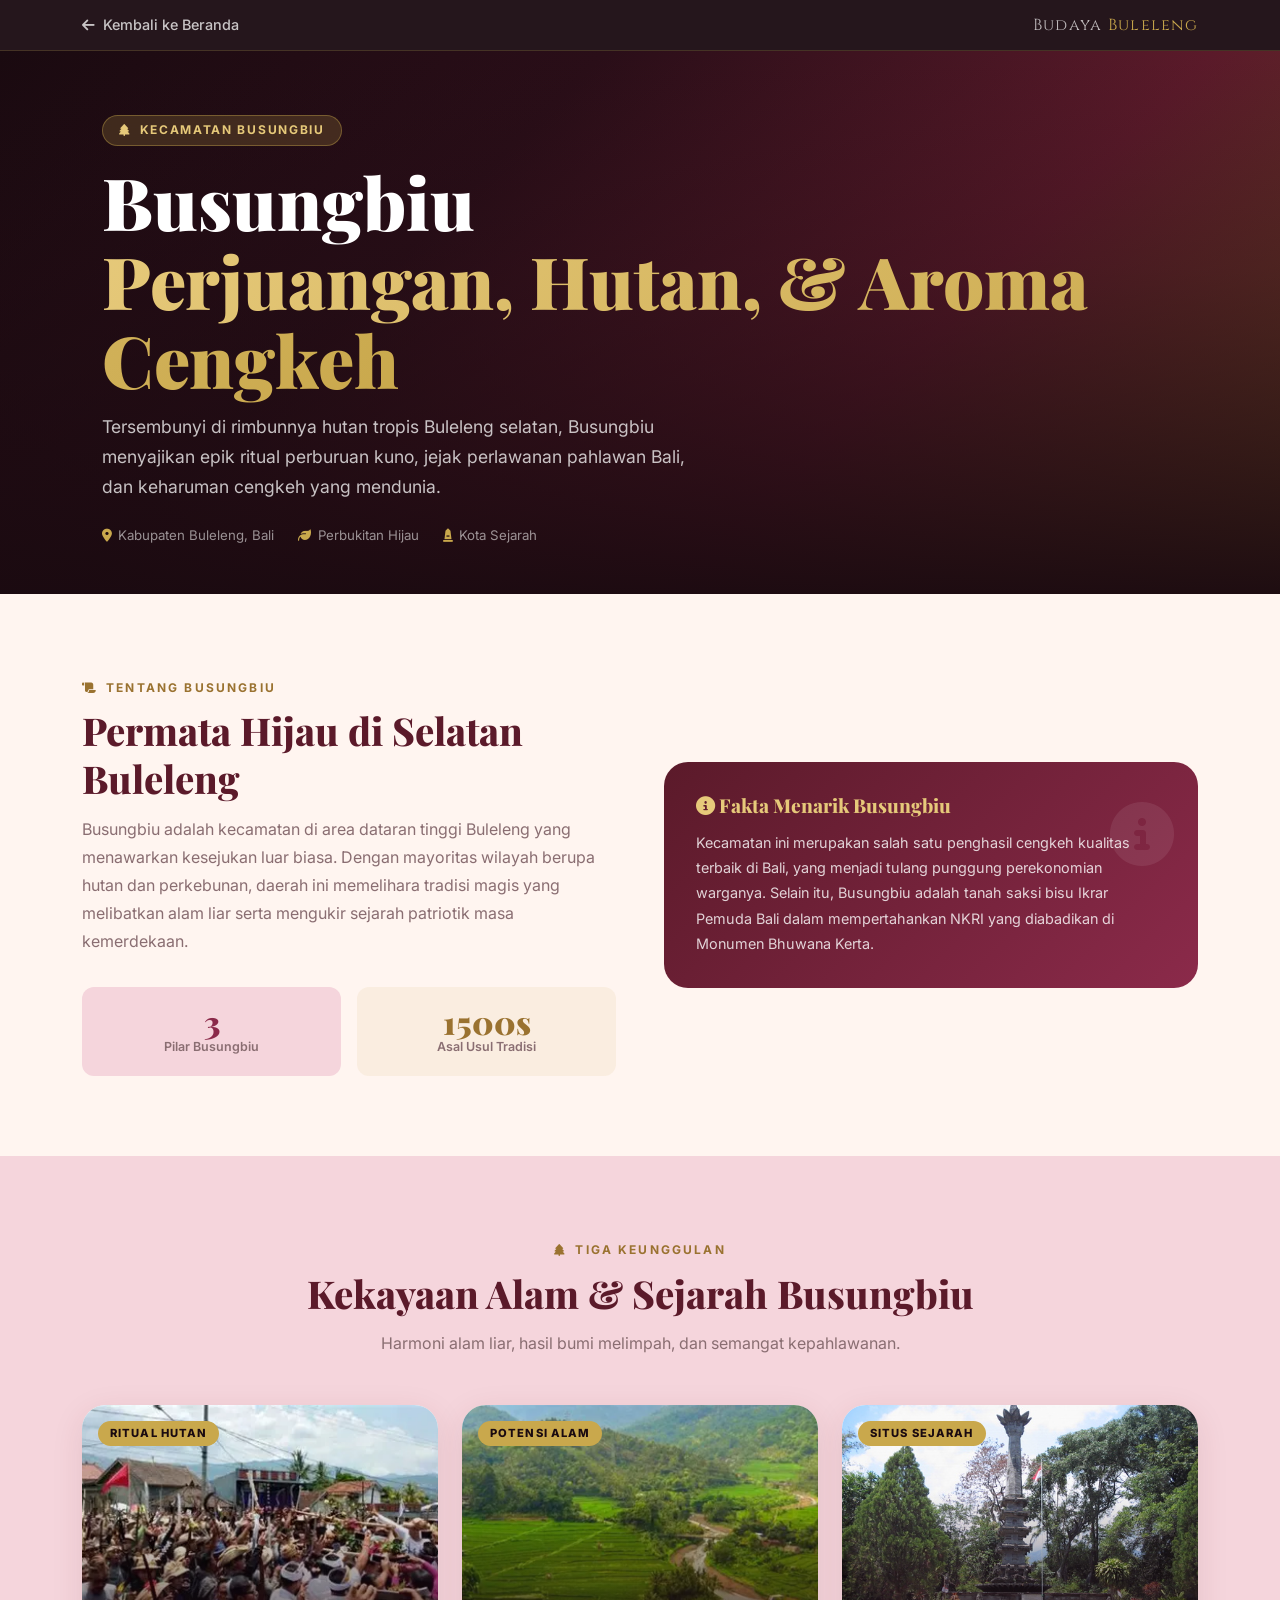
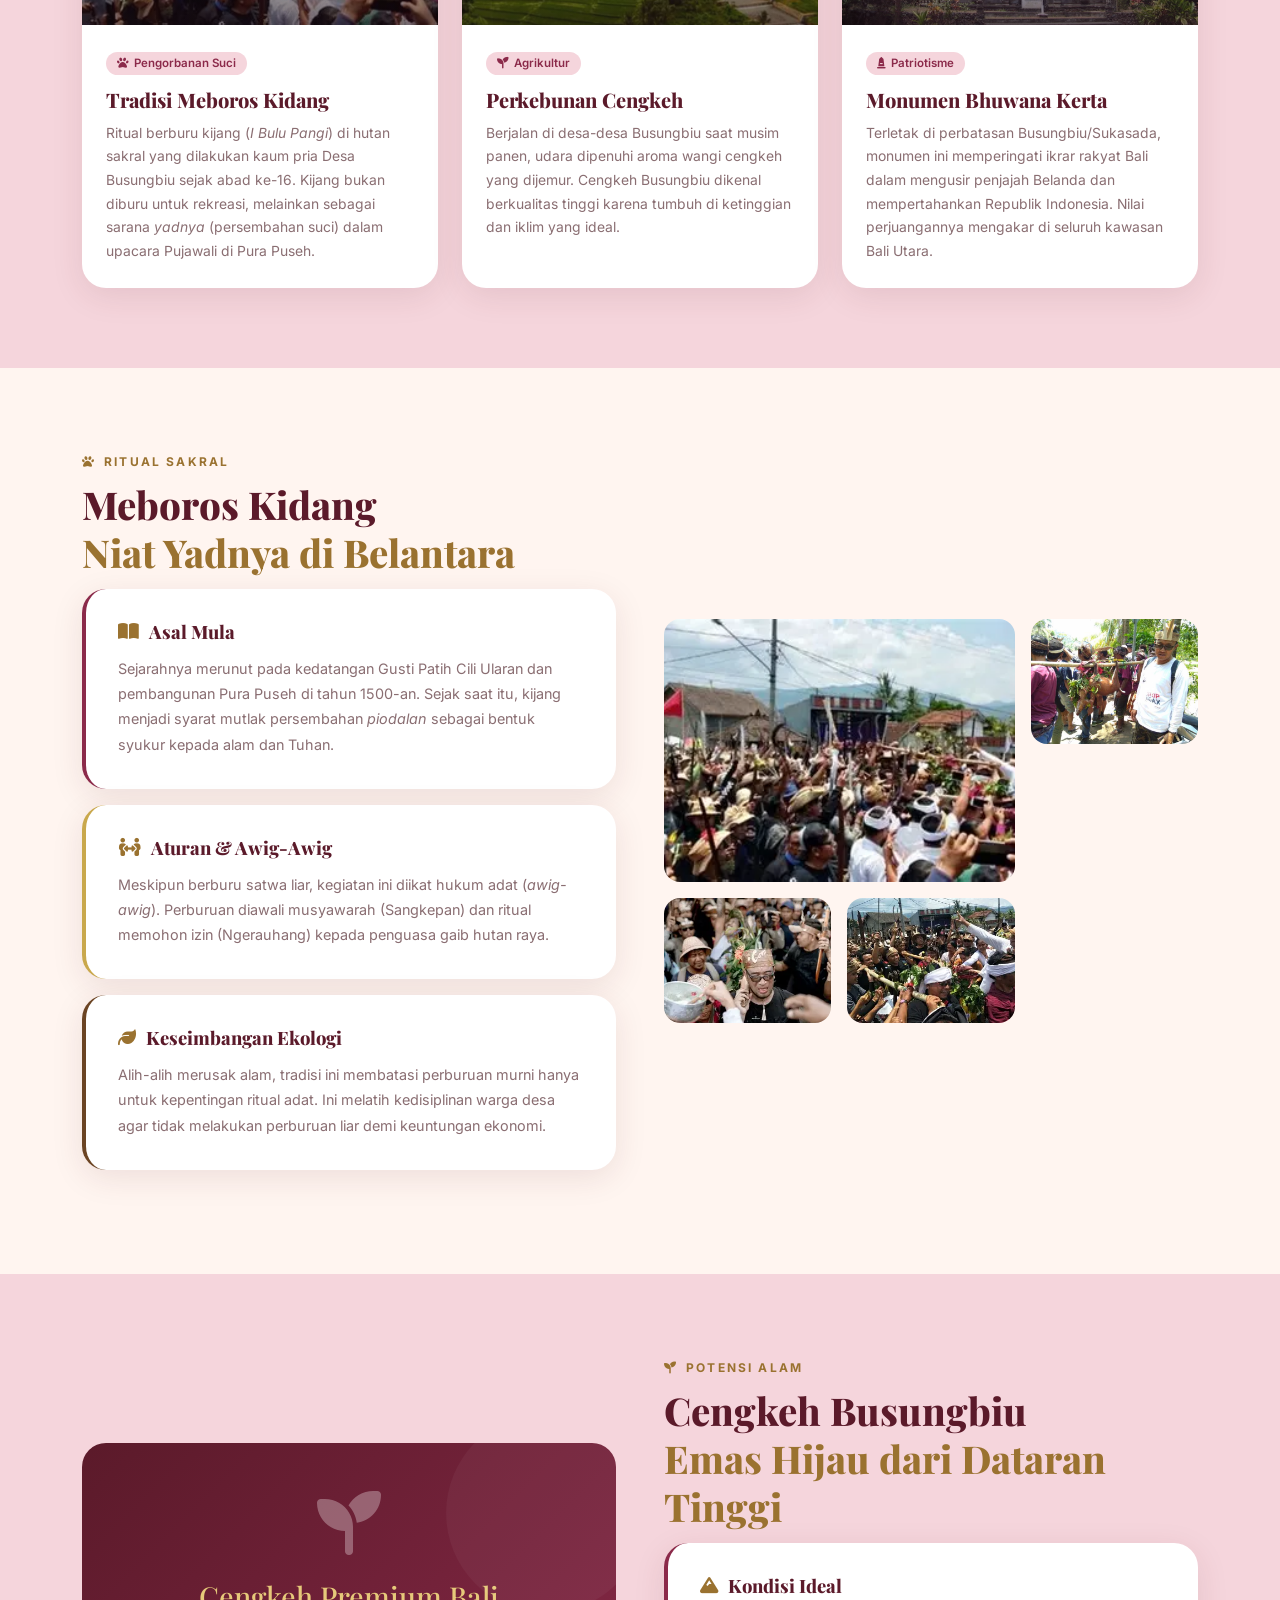
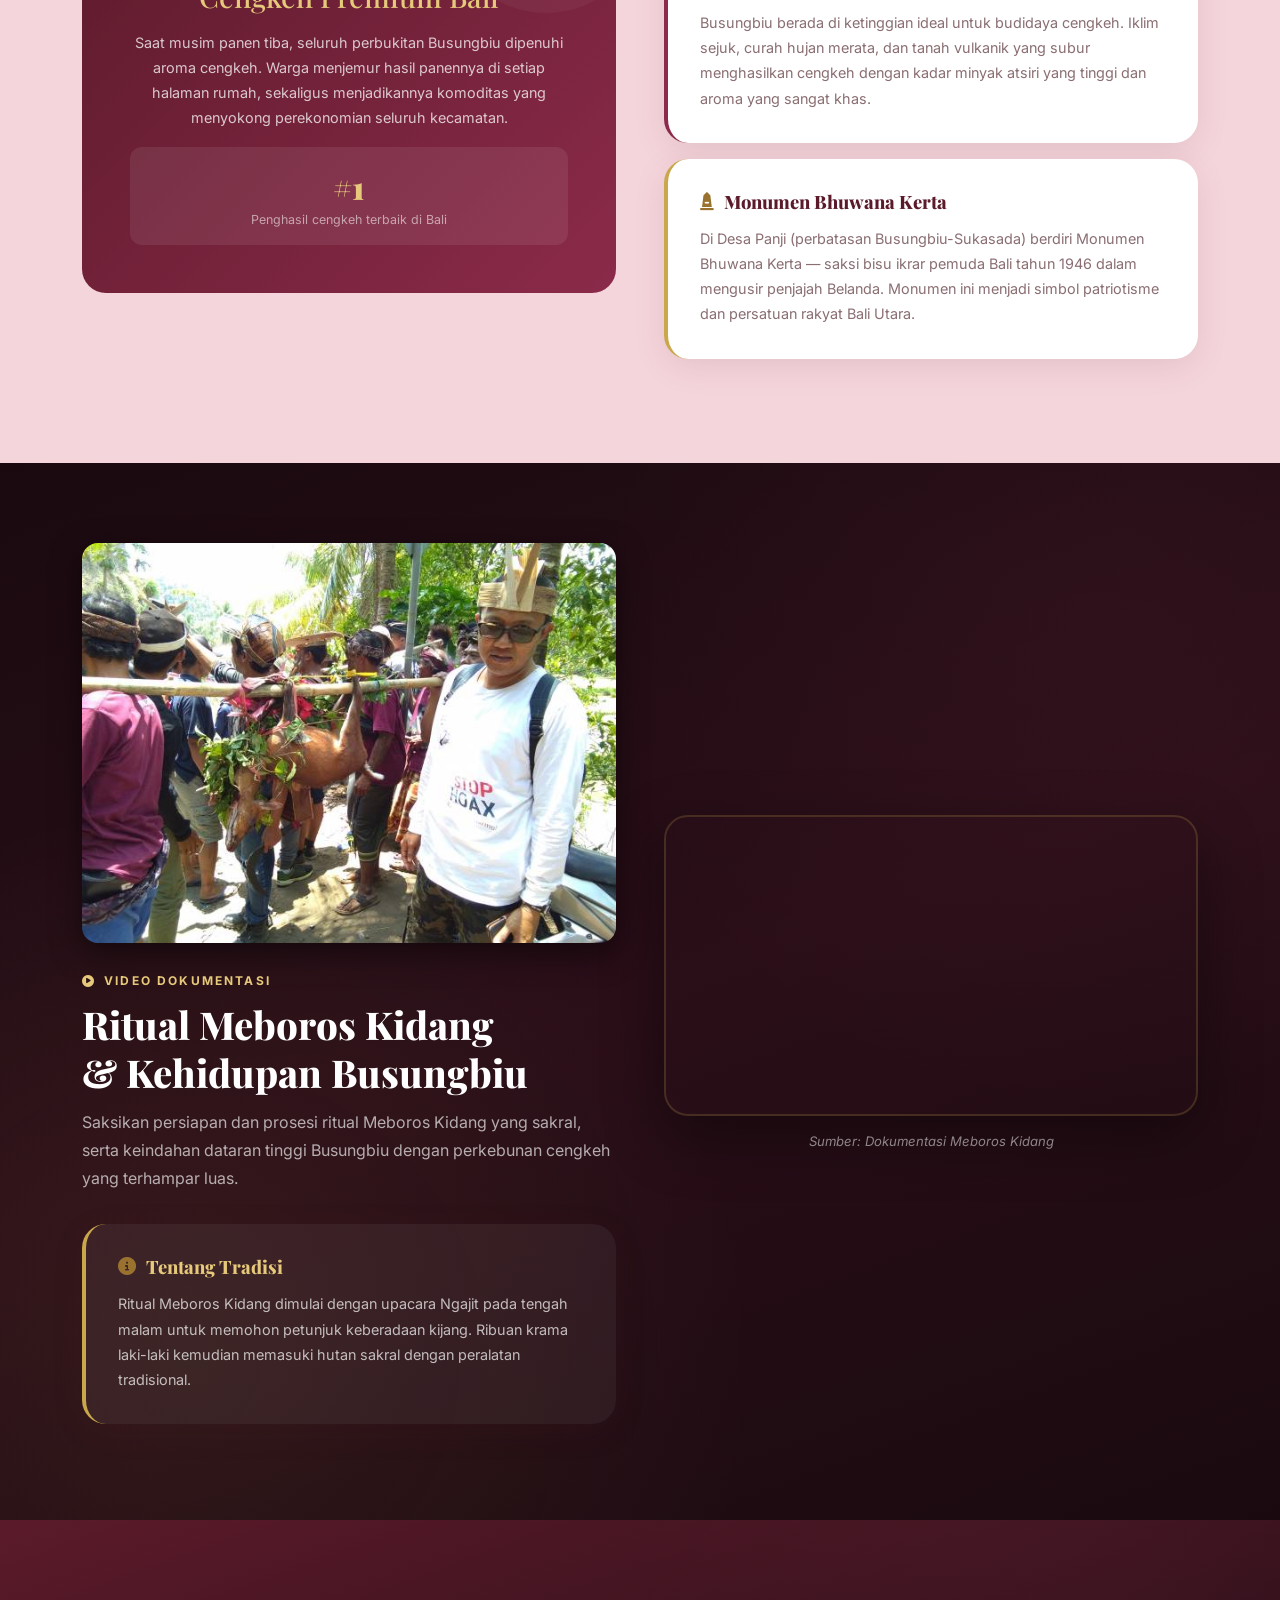
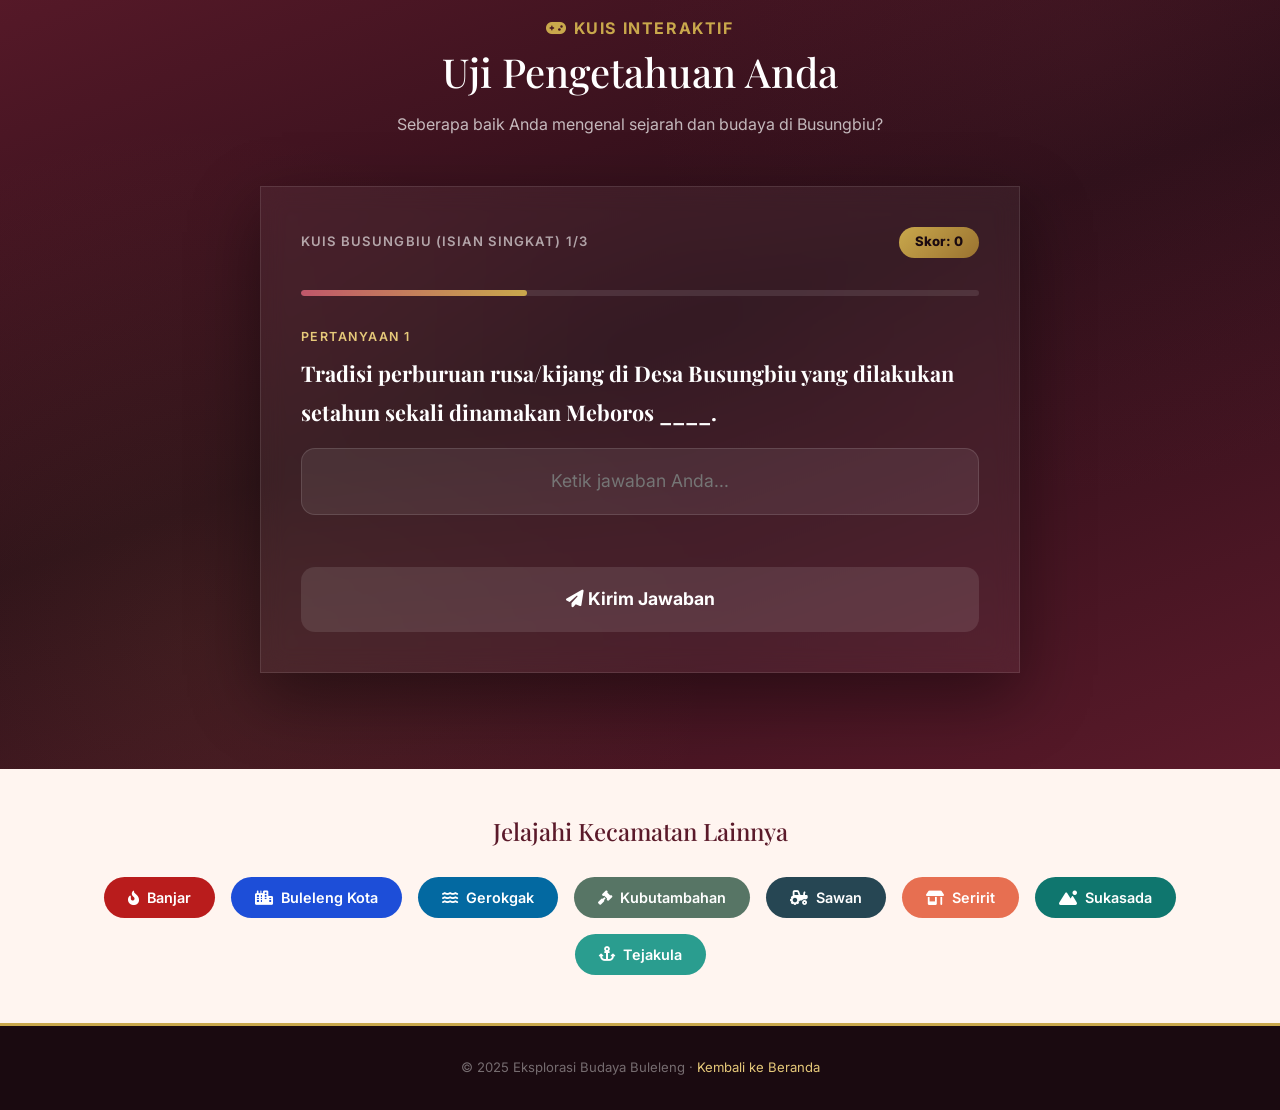
<file: busungbiu.html>
<!DOCTYPE html>
<html lang="id">
<head>
  <meta charset="UTF-8"/>
  <meta name="viewport" content="width=device-width, initial-scale=1.0"/>
  <meta name="description" content="Eksplorasi budaya Kecamatan Busungbiu, Buleleng, Bali. Tradisi Meboros Kidang, Perkebunan Cengkeh, dan Monumen Bhuwana Kerta."/>
  <title>Busungbiu – Eksplorasi Budaya Buleleng</title>
  <link href="https://cdn.jsdelivr.net/npm/bootstrap@5.3.3/dist/css/bootstrap.min.css" rel="stylesheet"/>
  <link href="https://cdnjs.cloudflare.com/ajax/libs/font-awesome/6.5.2/css/all.min.css" rel="stylesheet"/>
  <link href="https://fonts.googleapis.com/css2?family=Playfair+Display:ital,wght@0,400;0,700;0,900;1,400&family=Inter:wght@300;400;500;600;700&family=Cinzel:wght@400;700&display=swap" rel="stylesheet"/>
  <link href="kecamatan.css" rel="stylesheet"/>
</head>
<body>

<div class="topbar">
  <div class="container d-flex align-items-center justify-content-between">
    <a href="index.html" class="back-btn"><i class="fa-solid fa-arrow-left"></i> Kembali ke Beranda</a>
    <span class="topbar-brand"><span>Budaya</span> Buleleng</span>

  </div>
</div>

<div class="page-hero" style="background:linear-gradient(135deg,#1A0A10,#2A0E18,#5B1A2A,#6B4423);">
  <div class="page-hero-overlay"></div>
  <div class="page-hero-content container">
    <div class="page-hero-badge"><i class="fa-solid fa-tree"></i> Kecamatan Busungbiu</div>
    <h1 class="page-hero-title">Busungbiu<br><span class="accent">Perjuangan, Hutan, & Aroma Cengkeh</span></h1>
    <p class="page-hero-desc">Tersembunyi di rimbunnya hutan tropis Buleleng selatan, Busungbiu menyajikan epik ritual perburuan kuno, jejak perlawanan pahlawan Bali, dan keharuman cengkeh yang mendunia.</p>
    <div class="hero-meta">
      <span class="hero-meta-item"><i class="fa-solid fa-location-dot"></i> Kabupaten Buleleng, Bali</span>
      <span class="hero-meta-item"><i class="fa-solid fa-leaf"></i> Perbukitan Hijau</span>
      <span class="hero-meta-item"><i class="fa-solid fa-monument"></i> Kota Sejarah</span>
    </div>
  </div>
</div>

<section class="content-section">
  <div class="container">
    <div class="row g-5 align-items-center">
      <div class="col-lg-6 reveal">
        <div class="sec-tag"><i class="fa-solid fa-scroll"></i> Tentang Busungbiu</div>
        <h2 class="sec-title">Permata Hijau di Selatan Buleleng</h2>
        <p class="sec-desc">Busungbiu adalah kecamatan di area dataran tinggi Buleleng yang menawarkan kesejukan luar biasa. Dengan mayoritas wilayah berupa hutan dan perkebunan, daerah ini memelihara tradisi magis yang melibatkan alam liar serta mengukir sejarah patriotik masa kemerdekaan.</p>
        <div class="row g-3">
          <div class="col-6"><div class="stat-box maroon"><div class="stat-box-number">3</div><div class="stat-box-label">Pilar Busungbiu</div></div></div>
          <div class="col-6"><div class="stat-box gold"><div class="stat-box-number">1500s</div><div class="stat-box-label">Asal Usul Tradisi</div></div></div>
        </div>
      </div>
      <div class="col-lg-6 reveal reveal-delay-2">
        <div class="fact-box">
          <h4><i class="fa-solid fa-circle-info"></i> Fakta Menarik Busungbiu</h4>
          <p>Kecamatan ini merupakan salah satu penghasil cengkeh kualitas terbaik di Bali, yang menjadi tulang punggung perekonomian warganya. Selain itu, Busungbiu adalah tanah saksi bisu Ikrar Pemuda Bali dalam mempertahankan NKRI yang diabadikan di Monumen Bhuwana Kerta.</p>
        </div>
      </div>
    </div>
  </div>
</section>

<section class="content-section alt-bg">
  <div class="container">
    <div class="section-header text-center mb-5 reveal">
      <div class="sec-tag"><i class="fa-solid fa-tree"></i> Tiga Keunggulan</div>
      <h2 class="sec-title">Kekayaan Alam & Sejarah Busungbiu</h2>
      <p style="color:var(--text-muted);max-width:560px;margin:0 auto;font-size:1rem;line-height:1.7;">Harmoni alam liar, hasil bumi melimpah, dan semangat kepahlawanan.</p>
    </div>
    <div class="row g-4">
      <!-- Meboros Kidang -->
      <div class="col-lg-4 col-md-6 reveal reveal-delay-1">
        <div class="topic-card">
          <div class="topic-card-img">
            <img src="footage/busungbiu/meboroskidang1.webp" alt="Meboros Kidang" loading="lazy" onerror="this.style.display='none'; this.parentElement.style.background='linear-gradient(135deg,var(--primary),var(--primary-mid))';">
            <div class="topic-card-img-overlay"></div>
            <div class="topic-card-badge">Ritual Hutan</div>
          </div>
          <div class="topic-card-body">
            <div class="topic-tag"><i class="fa-solid fa-paw"></i> Pengorbanan Suci</div>
            <h3>Tradisi Meboros Kidang</h3>
            <p>Ritual berburu kijang (<em>I Bulu Pangi</em>) di hutan sakral yang dilakukan kaum pria Desa Busungbiu sejak abad ke-16. Kijang bukan diburu untuk rekreasi, melainkan sebagai sarana <em>yadnya</em> (persembahan suci) dalam upacara Pujawali di Pura Puseh.</p>
          </div>
        </div>
      </div>
      <!-- Perkebunan Cengkeh -->
      <div class="col-lg-4 col-md-6 reveal reveal-delay-2">
        <div class="topic-card">
          <div class="topic-card-img">
            <img src="footage/busungbiu/busungbiu.png" alt="Perkebunan Cengkeh" loading="lazy" onerror="this.style.display='none'; this.parentElement.style.background='linear-gradient(135deg,var(--brown),var(--gold-dark))';">
            <div class="topic-card-img-overlay"></div>
            <div class="topic-card-badge">Potensi Alam</div>
          </div>
          <div class="topic-card-body">
            <div class="topic-tag"><i class="fa-solid fa-seedling"></i> Agrikultur</div>
            <h3>Perkebunan Cengkeh</h3>
            <p>Berjalan di desa-desa Busungbiu saat musim panen, udara dipenuhi aroma wangi cengkeh yang dijemur. Cengkeh Busungbiu dikenal berkualitas tinggi karena tumbuh di ketinggian dan iklim yang ideal.</p>
          </div>
        </div>
      </div>
      <!-- Monumen Bhuwana Kerta -->
      <div class="col-lg-4 col-md-6 reveal reveal-delay-3">
        <div class="topic-card">
          <div class="topic-card-img">
            <img src="footage/busungbiu/bhuanakerta.png" alt="Monumen Sejarah" loading="lazy" onerror="this.style.display='none'; this.parentElement.style.background='linear-gradient(135deg,var(--primary-mid),var(--primary-light))';">
            <div class="topic-card-img-overlay"></div>
            <div class="topic-card-badge">Situs Sejarah</div>
          </div>
          <div class="topic-card-body">
            <div class="topic-tag"><i class="fa-solid fa-monument"></i> Patriotisme</div>
            <h3>Monumen Bhuwana Kerta</h3>
            <p>Terletak di perbatasan Busungbiu/Sukasada, monumen ini memperingati ikrar rakyat Bali dalam mengusir penjajah Belanda dan mempertahankan Republik Indonesia. Nilai perjuangannya mengakar di seluruh kawasan Bali Utara.</p>
          </div>
        </div>
      </div>
    </div>
  </div>
</section>

<!-- DETAIL MEBOROS KIDANG -->
<section class="content-section">
  <div class="container">
    <div class="row g-5 align-items-center">
      <div class="col-lg-6 reveal">
        <div class="sec-tag"><i class="fa-solid fa-paw"></i> Ritual Sakral</div>
        <h2 class="sec-title">Meboros Kidang<br><span style="color:var(--gold-dark);">Niat Yadnya di Belantara</span></h2>
        <div class="info-block mb-3">
          <h4><i class="fa-solid fa-book-open"></i> Asal Mula</h4>
          <p>Sejarahnya merunut pada kedatangan Gusti Patih Cili Ularan dan pembangunan Pura Puseh di tahun 1500-an. Sejak saat itu, kijang menjadi syarat mutlak persembahan <em>piodalan</em> sebagai bentuk syukur kepada alam dan Tuhan.</p>
        </div>
        <div class="info-block gold-border mb-3">
          <h4><i class="fa-solid fa-people-arrows"></i> Aturan & Awig-Awig</h4>
          <p>Meskipun berburu satwa liar, kegiatan ini diikat hukum adat (<em>awig-awig</em>). Perburuan diawali musyawarah (Sangkepan) dan ritual memohon izin (Ngerauhang) kepada penguasa gaib hutan raya.</p>
        </div>
        <div class="info-block brown-border">
          <h4><i class="fa-solid fa-leaf"></i> Keseimbangan Ekologi</h4>
          <p>Alih-alih merusak alam, tradisi ini membatasi perburuan murni hanya untuk kepentingan ritual adat. Ini melatih kedisiplinan warga desa agar tidak melakukan perburuan liar demi keuntungan ekonomi.</p>
        </div>
      </div>
      <div class="col-lg-6 reveal reveal-delay-2">
        <div class="gallery-grid">
          <div class="gallery-item" style="grid-column:span 2;">
            <img src="footage/busungbiu/meboroskidang1.webp" alt="Meboros Kidang" loading="lazy">
            <div class="gallery-item-overlay"><i class="fa-solid fa-magnifying-glass-plus"></i></div>
          </div>
          <div class="gallery-item">
            <img src="footage/busungbiu/meboroskidang2.jpg" alt="Ritual Hutan" loading="lazy">
            <div class="gallery-item-overlay"><i class="fa-solid fa-magnifying-glass-plus"></i></div>
          </div>
          <div class="gallery-item">
            <img src="footage/busungbiu/meboroskidang3.webp" alt="Suasana Tradisi" loading="lazy">
            <div class="gallery-item-overlay"><i class="fa-solid fa-magnifying-glass-plus"></i></div>
          </div>
          <div class="gallery-item">
            <img src="footage/busungbiu/meboroskidang4.webp" alt="Perburuan Suci" loading="lazy">
            <div class="gallery-item-overlay"><i class="fa-solid fa-magnifying-glass-plus"></i></div>
          </div>
        </div>
      </div>
    </div>
  </div>
</section>

<!-- CENGKEH & MONUMEN -->
<section class="content-section alt-bg">
  <div class="container">
    <div class="row g-5 align-items-center flex-row-reverse">
      <div class="col-lg-6 reveal">
        <div class="sec-tag"><i class="fa-solid fa-seedling"></i> Potensi Alam</div>
        <h2 class="sec-title">Cengkeh Busungbiu<br><span style="color:var(--gold-dark);">Emas Hijau dari Dataran Tinggi</span></h2>
        <div class="info-block mb-3">
          <h4><i class="fa-solid fa-mountain"></i> Kondisi Ideal</h4>
          <p>Busungbiu berada di ketinggian ideal untuk budidaya cengkeh. Iklim sejuk, curah hujan merata, dan tanah vulkanik yang subur menghasilkan cengkeh dengan kadar minyak atsiri yang tinggi dan aroma yang sangat khas.</p>
        </div>
        <div class="info-block gold-border">
          <h4><i class="fa-solid fa-monument"></i> Monumen Bhuwana Kerta</h4>
          <p>Di Desa Panji (perbatasan Busungbiu-Sukasada) berdiri Monumen Bhuwana Kerta — saksi bisu ikrar pemuda Bali tahun 1946 dalam mengusir penjajah Belanda. Monumen ini menjadi simbol patriotisme dan persatuan rakyat Bali Utara.</p>
        </div>
      </div>
      <div class="col-lg-6 reveal reveal-delay-1">
        <div class="deco-box">
          <i class="fa-solid fa-seedling deco-icon"></i>
          <h3>Cengkeh Premium Bali</h3>
          <p>Saat musim panen tiba, seluruh perbukitan Busungbiu dipenuhi aroma cengkeh. Warga menjemur hasil panennya di setiap halaman rumah, sekaligus menjadikannya komoditas yang menyokong perekonomian seluruh kecamatan.</p>
          <div class="deco-stat">
            <div class="deco-stat-number">#1</div>
            <div class="deco-stat-label">Penghasil cengkeh terbaik di Bali</div>
          </div>
        </div>
      </div>
    </div>
  </div>
</section>

<!-- VIDEO — BUSUNGBIU -->
<section class="video-section">
  <div class="container">
    <div class="row g-5 align-items-center">
      <div class="col-lg-6 reveal">
        <div class="mb-4" style="border-radius:16px; overflow:hidden; box-shadow:0 10px 30px rgba(0,0,0,0.5);">
          <img src="footage/busungbiu/meboroskidang2.jpg" alt="Meboros Kidang Preview" style="width:100%; height:auto; display:block;">
        </div>
        <div class="sec-tag"><i class="fa-solid fa-play-circle"></i> Video Dokumentasi</div>
        <h2 class="sec-title">Ritual Meboros Kidang<br>& Kehidupan Busungbiu</h2>
        <p class="sec-desc">Saksikan persiapan dan prosesi ritual Meboros Kidang yang sakral, serta keindahan dataran tinggi Busungbiu dengan perkebunan cengkeh yang terhampar luas.</p>
        <div class="info-block mb-3" style="background:rgba(255,255,255,0.05);border-color:var(--gold);">
          <h4 style="color:var(--gold-light);"><i class="fa-solid fa-info-circle"></i> Tentang Tradisi</h4>
          <p style="color:rgba(255,255,255,0.7);">Ritual Meboros Kidang dimulai dengan upacara Ngajit pada tengah malam untuk memohon petunjuk keberadaan kijang. Ribuan krama laki-laki kemudian memasuki hutan sakral dengan peralatan tradisional.</p>
        </div>
      </div>
      <div class="col-lg-6 reveal reveal-delay-2">
        <div class="video-embed">
          <iframe src="https://www.youtube.com/embed/0RmgVTuet64" title="Tradisi Budaya Busungbiu — Meboros Kidang" allowfullscreen loading="lazy"></iframe>
        </div>
        <p class="video-caption">Sumber: Dokumentasi Meboros Kidang</p>
      </div>
    </div>
  </div>
</section>

  <!-- QUIZ SECTION -->
  <section id="quiz-section">
    <div class="container text-center mb-5 reveal">
      <span class="section-tag" style="color:var(--gold); font-weight:700; letter-spacing:0.1em; text-transform:uppercase; display:block; margin-bottom:0.5rem;"><i class="fa-solid fa-gamepad"></i> Kuis Interaktif</span>
      <h2 class="section-title" style="font-family:'Playfair Display',serif; font-size:2.5rem; color:var(--white); margin-bottom:1rem;">Uji Pengetahuan Anda</h2>
      <p class="section-desc" style="color:rgba(255,255,255,0.7); max-width:600px; margin:0 auto;">Seberapa baik Anda mengenal sejarah dan budaya di Busungbiu?</p>
    </div>
    <div class="container reveal">
      <div class="quiz-wrapper">
        <div class="quiz-box">
          <div class="quiz-header">
            <span class="quiz-progress-label">Kuis Busungbiu (Isian Singkat) <span id="quiz-progress-text">1/3</span></span>
            <span class="quiz-score-badge" id="quiz-score">Skor: 0</span>
          </div>
          <div class="quiz-progress-bar-wrap">
            <div class="quiz-progress-bar" id="quiz-progress-bar" style="width:33.33%;"></div>
          </div>
          
          <div id="quiz-content">
            <p class="quiz-q-num" id="quiz-q-num">Pertanyaan 1</p>
            <h3 class="quiz-question" id="quiz-question-text" style="line-height:1.8;"></h3>
            <div class="quiz-options" id="quiz-options-container" style="margin-top:1rem;">
              <input type="text" id="quiz-input" placeholder="Ketik jawaban Anda..." class="quiz-input-text" style="margin-bottom:1.5rem;">
              <button class="quiz-submit-btn" id="quiz-submit-btn" onclick="checkAnswer()"><i class="fa-solid fa-paper-plane"></i> Kirim Jawaban</button>
            </div>
            <div class="quiz-feedback" id="quiz-feedback"></div>
            <button class="quiz-next-btn" id="quiz-next-btn" onclick="nextQuestion()">Selanjutnya <i class="fa-solid fa-arrow-right"></i></button>
          </div>
          
          <div class="quiz-result" id="quiz-result">
            <span class="result-trophy">🏆</span>
            <h2 class="sec-title mb-3">Kuis Selesai!</h2>
            <p style="color:rgba(255,255,255,0.7); margin-bottom:2rem; font-size:1.1rem;">Skor Akhir Anda: <strong id="quiz-final-score" style="color:var(--gold-light); font-size:1.5rem;">0</strong> / 3</p>
            <button class="pdf-btn" onclick="resetQuiz()"><i class="fa-solid fa-rotate-right"></i> Coba Lagi</button>
          </div>
        </div>
      </div>
    </div>
  </section>

  <!-- Quiz Script -->
  <script>
    const questions = [
      {
        q: "Tradisi perburuan rusa/kijang di Desa Busungbiu yang dilakukan setahun sekali dinamakan Meboros ____.",
        answer: ["kidang"],
        explanation: "Meboros Kidang adalah tradisi berburu kijang di hutan sakral Busungbiu untuk sarana yadnya."
      },
      {
        q: "Busungbiu merupakan salah satu dataran tinggi di Bali Utara yang sangat terkenal dengan komoditas perkebunan ____.",
        answer: ["cengkeh", "cengkih"],
        explanation: "Cengkeh adalah komoditas unggulan dan sumber pendapatan utama bagi sebagian besar petani di Busungbiu."
      },
      {
        q: "Monumen bersejarah di Busungbiu tempat dideklarasikannya kesetiaan rakyat Buleleng kepada NKRI pada tahun 1948 adalah Monumen ____ Kerta.",
        answer: ["bhuwana", "buana", "bhuana"],
        explanation: "Monumen Bhuwana Kerta melambangkan semangat perjuangan dan ikrar rakyat Buleleng untuk tetap teguh membela kemerdekaan RI."
      }
    ];

    let currentQ = 0;
    let score = 0;

    function renderQuestion() {
      const q = questions[currentQ];
      document.getElementById('quiz-q-num').innerText = `Pertanyaan ${currentQ + 1}`;
      document.getElementById('quiz-question-text').innerHTML = q.q;
      
      const input = document.getElementById('quiz-input');
      input.value = '';
      input.disabled = false;
      input.style.borderColor = 'rgba(255,255,255,0.12)';
      
      document.getElementById('quiz-submit-btn').style.display = 'block';
      document.getElementById('quiz-progress-text').innerText = `${currentQ + 1}/${questions.length}`;
      document.getElementById('quiz-progress-bar').style.width = `${((currentQ + 1) / questions.length) * 100}%`;
      
      const feedback = document.getElementById('quiz-feedback');
      feedback.className = 'quiz-feedback';
      feedback.style.display = 'none';
      document.getElementById('quiz-next-btn').classList.remove('show');
      
      input.focus();
    }

    function checkAnswer() {
      const q = questions[currentQ];
      const input = document.getElementById('quiz-input');
      const userAns = input.value.trim().toLowerCase();
      
      if(userAns === '') return;
      
      input.disabled = true;
      document.getElementById('quiz-submit-btn').style.display = 'none';
      
      const feedback = document.getElementById('quiz-feedback');
      feedback.style.display = 'block';
      
      const isCorrect = q.answer.includes(userAns);
      
      if (isCorrect) {
        input.style.borderColor = '#4ade80';
        score++;
        document.getElementById('quiz-score').innerText = `Skor: ${score}`;
        feedback.className = 'quiz-feedback correct-fb show';
        feedback.innerHTML = `<i class="fa-solid fa-circle-check"></i> <strong>Benar!</strong> ${q.explanation}`;
      } else {
        input.style.borderColor = '#f87171';
        feedback.className = 'quiz-feedback wrong-fb show';
        feedback.innerHTML = `<i class="fa-solid fa-circle-xmark"></i> <strong>Salah.</strong> Jawaban yang tepat adalah: ${q.answer[0].toUpperCase()}. ${q.explanation}`;
      }
      
      document.getElementById('quiz-next-btn').classList.add('show');
    }

    // Allow pressing Enter to submit
    document.getElementById('quiz-input').addEventListener('keypress', function(e) {
      if(e.key === 'Enter' && !this.disabled) {
        checkAnswer();
      }
    });

    function nextQuestion() {
      currentQ++;
      if (currentQ < questions.length) {
        renderQuestion();
      } else {
        document.getElementById('quiz-content').style.display = 'none';
        document.getElementById('quiz-result').classList.add('show');
        document.getElementById('quiz-final-score').innerText = score;
      }
    }

    function resetQuiz() {
      currentQ = 0;
      score = 0;
      document.getElementById('quiz-score').innerText = `Skor: 0`;
      document.getElementById('quiz-result').classList.remove('show');
      document.getElementById('quiz-content').style.display = 'block';
      renderQuestion();
    }

    document.addEventListener('DOMContentLoaded', renderQuestion);
  </script>

<section class="nav-kec-section">
  <div class="container">
    <h3>Jelajahi Kecamatan Lainnya</h3>
    <div class="row g-3 justify-content-center">
      <div class="col-auto"><a href="banjar.html" class="nav-kec-btn" style="background:#b91c1c;"><i class="fa-solid fa-fire-flame-curved"></i> Banjar</a></div>
      <div class="col-auto"><a href="buleleng.html" class="nav-kec-btn" style="background:#1d4ed8;"><i class="fa-solid fa-city"></i> Buleleng Kota</a></div>
      <div class="col-auto"><a href="gerokgak.html" class="nav-kec-btn" style="background:#0369a1;"><i class="fa-solid fa-water"></i> Gerokgak</a></div>
      <div class="col-auto"><a href="kubutambahan.html" class="nav-kec-btn" style="background:#577565;"><i class="fa-solid fa-gavel"></i> Kubutambahan</a></div>
      <div class="col-auto"><a href="sawan.html" class="nav-kec-btn" style="background:#264653;"><i class="fa-solid fa-tractor"></i> Sawan</a></div>
      <div class="col-auto"><a href="seririt.html" class="nav-kec-btn" style="background:#e76f51;"><i class="fa-solid fa-shop"></i> Seririt</a></div>
      <div class="col-auto"><a href="sukasada.html" class="nav-kec-btn" style="background:#0f766e;"><i class="fa-solid fa-mountain-sun"></i> Sukasada</a></div>
      <div class="col-auto"><a href="tejakula.html" class="nav-kec-btn" style="background:#2a9d8f;"><i class="fa-solid fa-anchor"></i> Tejakula</a></div>
    </div>
  </div>
</section>

<div class="page-footer"><p>&copy; 2025 Eksplorasi Budaya Buleleng &middot; <a href="index.html">Kembali ke Beranda</a></p></div>

<script src="https://cdn.jsdelivr.net/npm/bootstrap@5.3.3/dist/js/bootstrap.bundle.min.js"></script>
<script>
  const ro = new IntersectionObserver(entries => entries.forEach(e => { if(e.isIntersecting){ e.target.classList.add('visible'); ro.unobserve(e.target); } }), {threshold:0.1, rootMargin:'0px 0px -40px 0px'});
  document.querySelectorAll('.reveal').forEach(el => ro.observe(el));
</script>
</body>
</html>
</file>
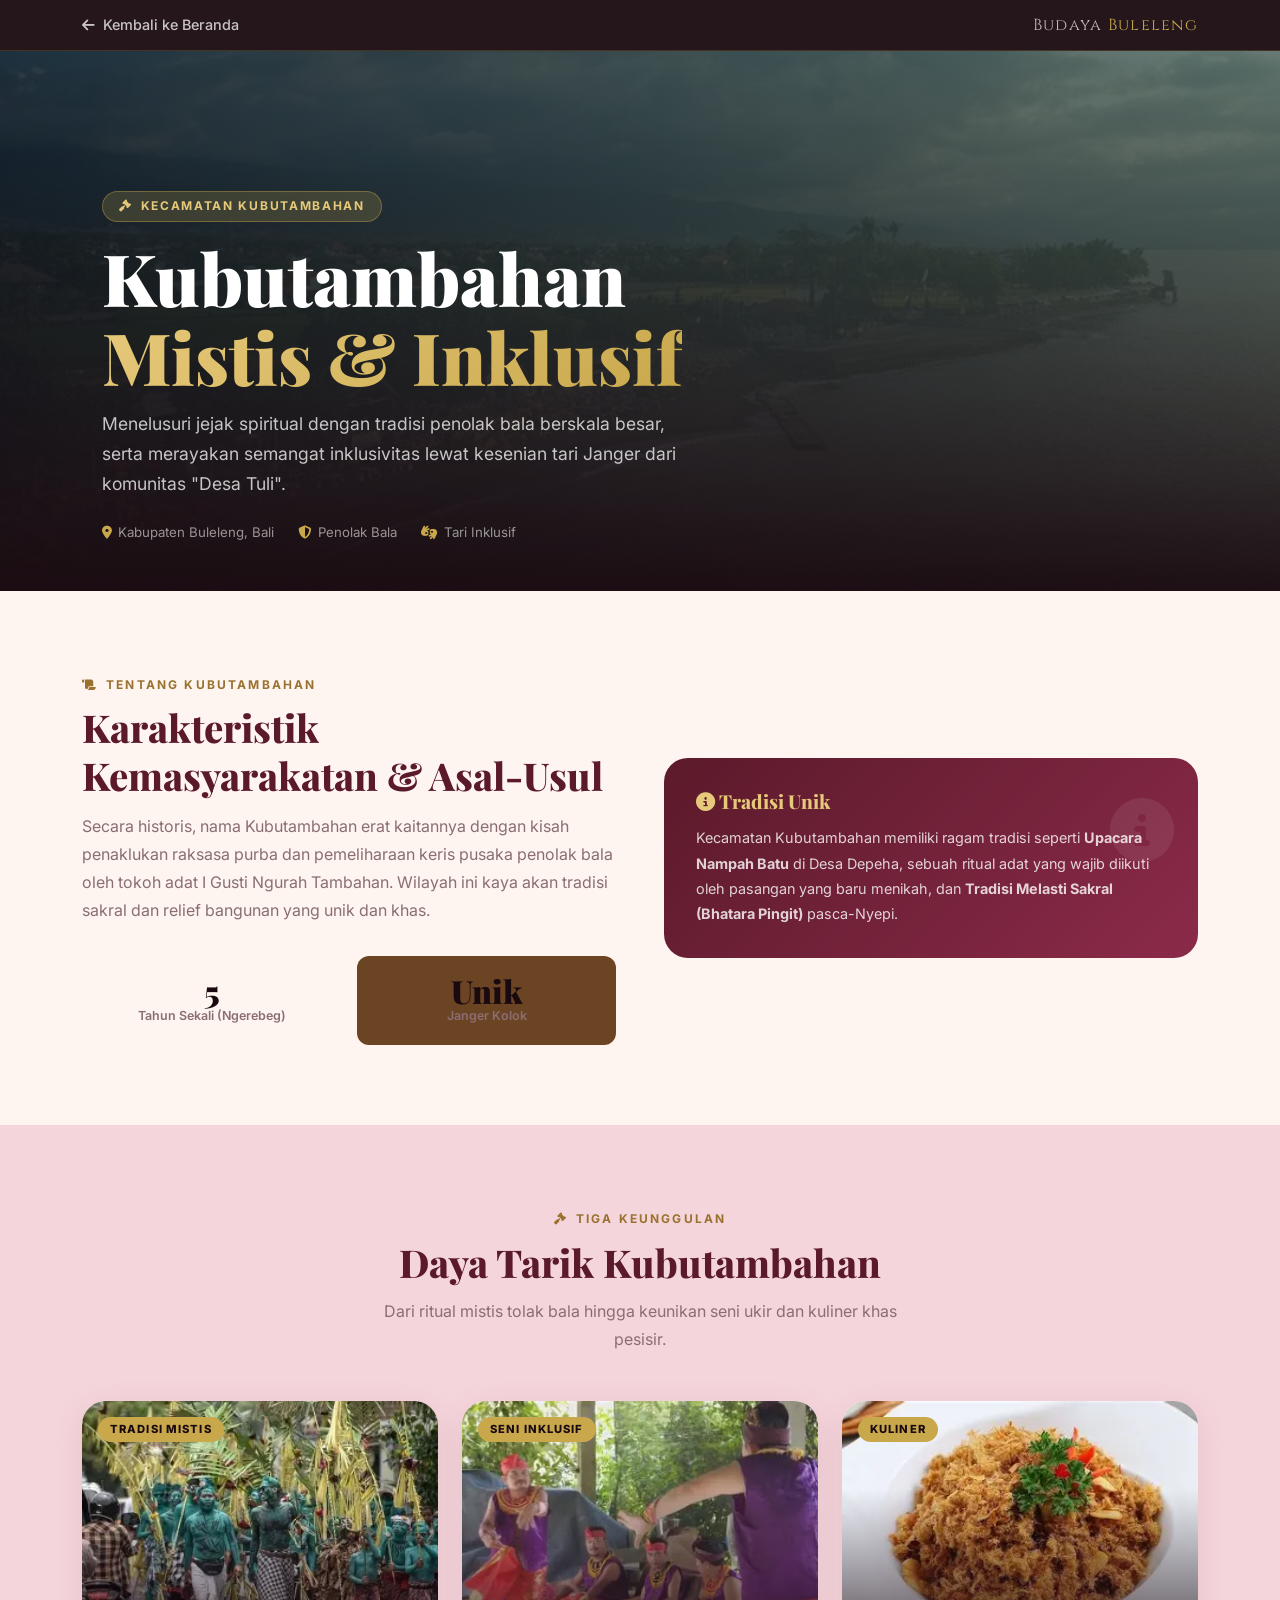
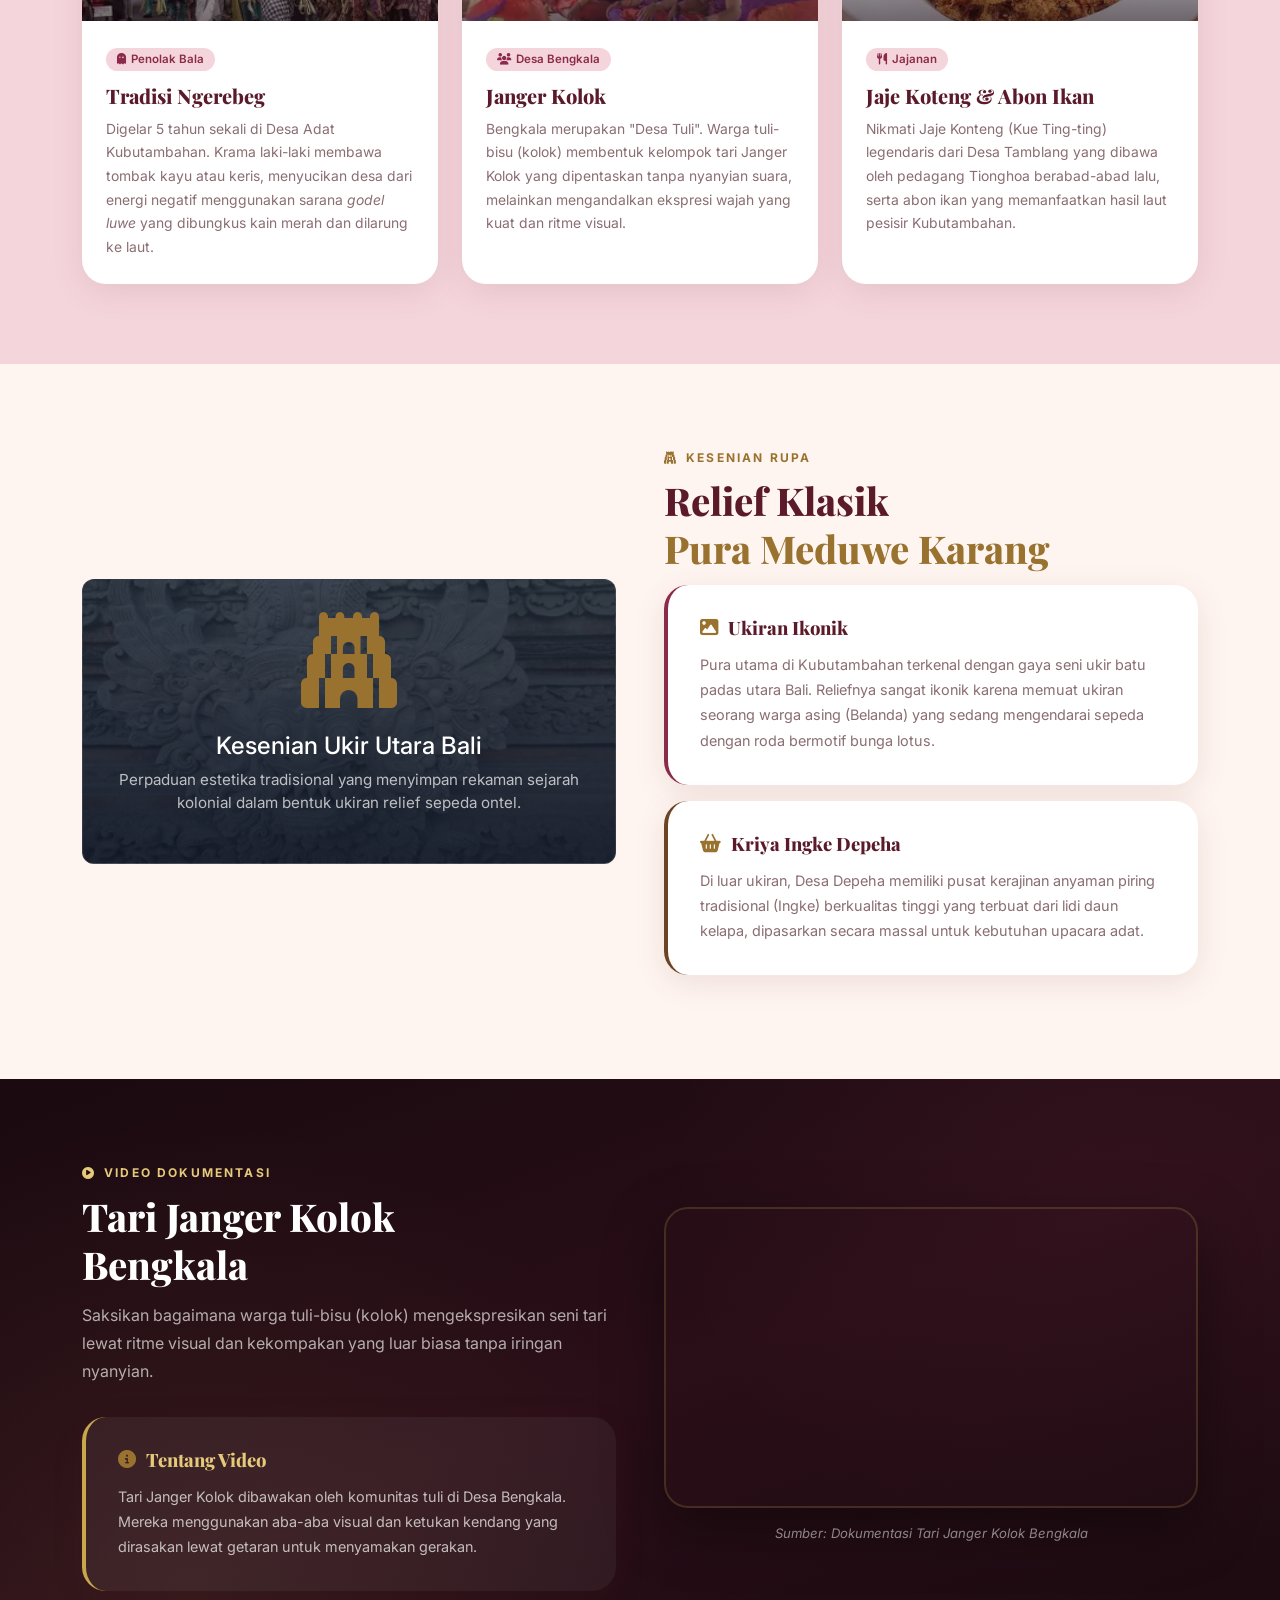
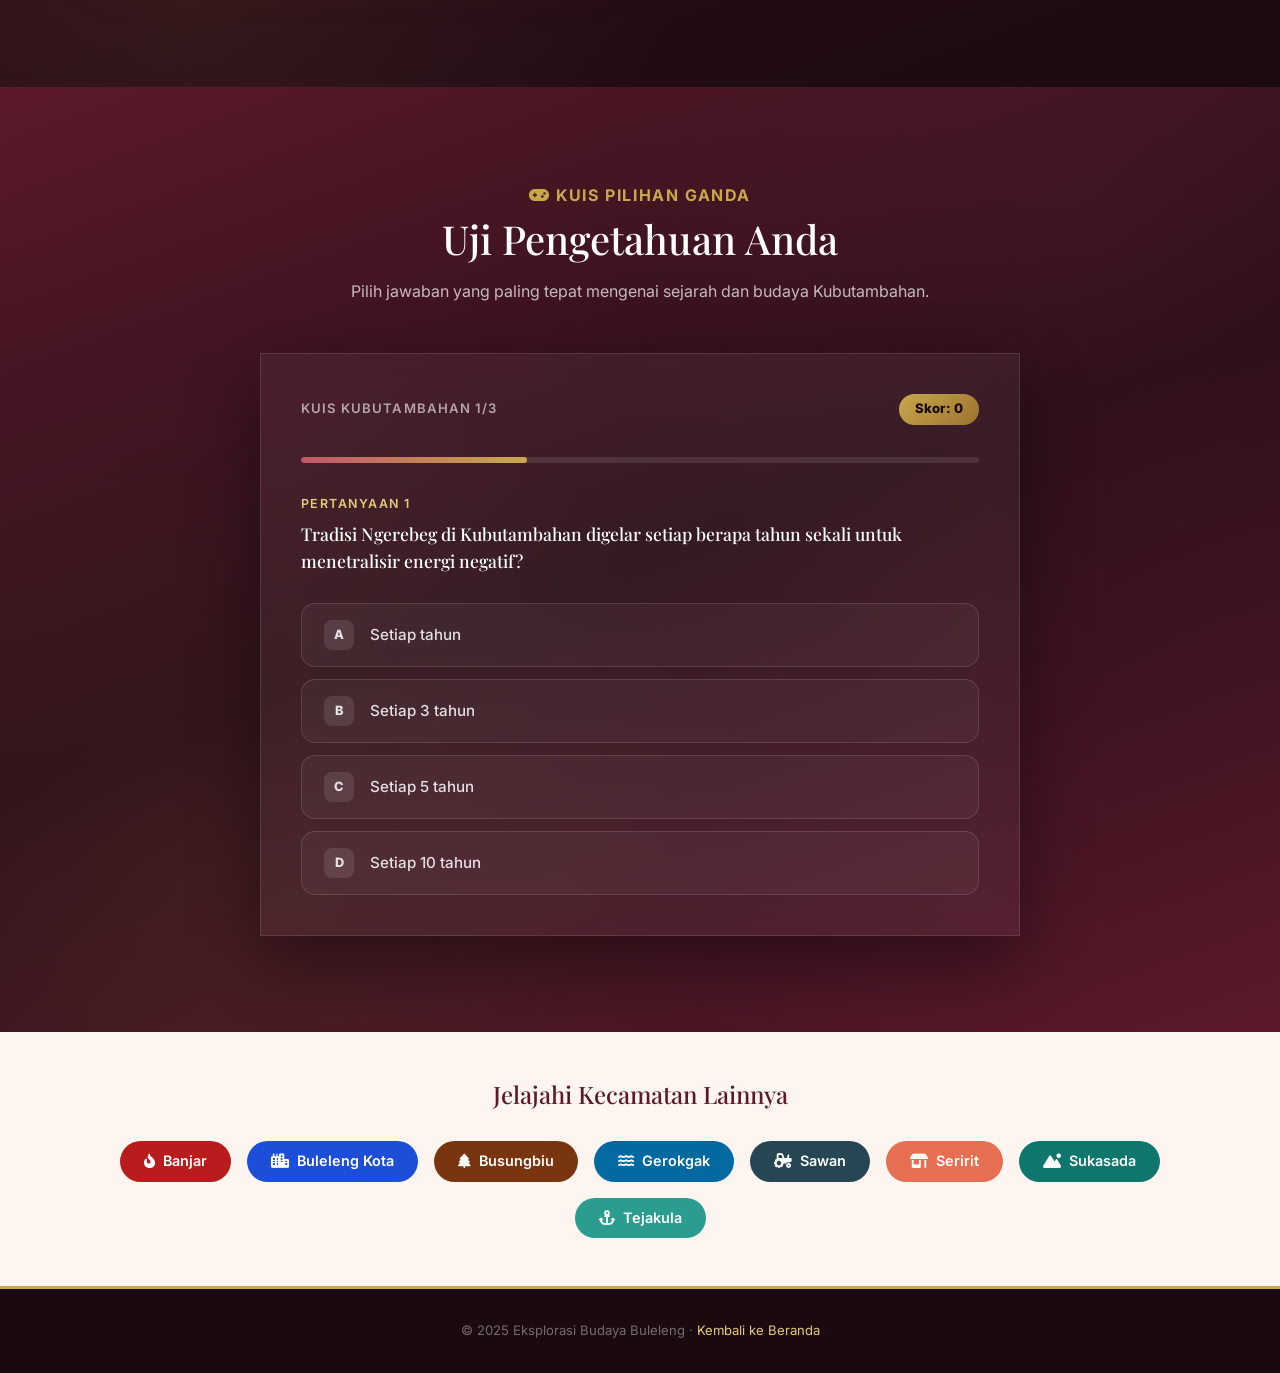
<file: kubutambahan.html>
<!DOCTYPE html>
<html lang="id">
<head>
  <meta charset="UTF-8"/>
  <meta name="viewport" content="width=device-width, initial-scale=1.0"/>
  <meta name="description" content="Eksplorasi budaya Kecamatan Kubutambahan, Buleleng, Bali. Tradisi Ngerebeg, Janger Kolok, dan Kuliner Pesisir."/>
  <title>Kubutambahan – Eksplorasi Budaya Buleleng</title>
  <link href="https://cdn.jsdelivr.net/npm/bootstrap@5.3.3/dist/css/bootstrap.min.css" rel="stylesheet"/>
  <link href="https://cdnjs.cloudflare.com/ajax/libs/font-awesome/6.5.2/css/all.min.css" rel="stylesheet"/>
  <link href="https://fonts.googleapis.com/css2?family=Playfair+Display:ital,wght@0,400;0,700;0,900;1,400&family=Inter:wght@300;400;500;600;700&family=Cinzel:wght@400;700&display=swap" rel="stylesheet"/>
  <link href="kecamatan.css" rel="stylesheet"/>
</head>
<body>

<div class="topbar">
  <div class="container d-flex align-items-center justify-content-between">
    <a href="index.html" class="back-btn"><i class="fa-solid fa-arrow-left"></i> Kembali ke Beranda</a>
    <span class="topbar-brand"><span>Budaya</span> Buleleng</span>
  </div>
</div>

<div class="page-hero" style="background:linear-gradient(135deg, rgba(10,26,36,0.8), rgba(87,117,101,0.8)), url('footage/kubutambahan/kubutambahan.jpg') center/cover;">
  <div class="page-hero-overlay"></div>
  <div class="page-hero-content container">
    <div class="page-hero-badge"><i class="fa-solid fa-gavel"></i> Kecamatan Kubutambahan</div>
    <h1 class="page-hero-title">Kubutambahan<br><span class="accent">Mistis & Inklusif</span></h1>
    <p class="page-hero-desc">Menelusuri jejak spiritual dengan tradisi penolak bala berskala besar, serta merayakan semangat inklusivitas lewat kesenian tari Janger dari komunitas "Desa Tuli".</p>
    <div class="hero-meta">
      <span class="hero-meta-item"><i class="fa-solid fa-location-dot"></i> Kabupaten Buleleng, Bali</span>
      <span class="hero-meta-item"><i class="fa-solid fa-shield-halved"></i> Penolak Bala</span>
      <span class="hero-meta-item"><i class="fa-solid fa-hands-asl-interpreting"></i> Tari Inklusif</span>
    </div>
  </div>
</div>

<section class="content-section">
  <div class="container">
    <div class="row g-5 align-items-center">
      <div class="col-lg-6 reveal">
        <div class="sec-tag"><i class="fa-solid fa-scroll"></i> Tentang Kubutambahan</div>
        <h2 class="sec-title">Karakteristik Kemasyarakatan & Asal-Usul</h2>
        <p class="sec-desc">Secara historis, nama Kubutambahan erat kaitannya dengan kisah penaklukan raksasa purba dan pemeliharaan keris pusaka penolak bala oleh tokoh adat I Gusti Ngurah Tambahan. Wilayah ini kaya akan tradisi sakral dan relief bangunan yang unik dan khas.</p>
        <div class="row g-3">
          <div class="col-6"><div class="stat-box" style="background:var(--primary-dark);"><div class="stat-box-number">5</div><div class="stat-box-label">Tahun Sekali (Ngerebeg)</div></div></div>
          <div class="col-6"><div class="stat-box" style="background:var(--brown);"><div class="stat-box-number">Unik</div><div class="stat-box-label">Janger Kolok</div></div></div>
        </div>
      </div>
      <div class="col-lg-6 reveal reveal-delay-2">
        <div class="fact-box">
          <h4><i class="fa-solid fa-circle-info"></i> Tradisi Unik</h4>
          <p>Kecamatan Kubutambahan memiliki ragam tradisi seperti <strong>Upacara Nampah Batu</strong> di Desa Depeha, sebuah ritual adat yang wajib diikuti oleh pasangan yang baru menikah, dan <strong>Tradisi Melasti Sakral (Bhatara Pingit)</strong> pasca-Nyepi.</p>
        </div>
      </div>
    </div>
  </div>
</section>

<section class="content-section alt-bg">
  <div class="container">
    <div class="section-header text-center mb-5 reveal">
      <div class="sec-tag"><i class="fa-solid fa-gavel"></i> Tiga Keunggulan</div>
      <h2 class="sec-title">Daya Tarik Kubutambahan</h2>
      <p style="color:var(--text-muted);max-width:560px;margin:0 auto;font-size:1rem;line-height:1.7;">Dari ritual mistis tolak bala hingga keunikan seni ukir dan kuliner khas pesisir.</p>
    </div>
    <div class="row g-4">
      <div class="col-lg-4 col-md-6 reveal reveal-delay-1">
        <div class="topic-card">
          <div class="topic-card-img">
            <div style="width: 100%; height: 250px; background: url('footage/kubutambahan/ngredeg.webp') center/cover; position:relative;">
            </div>
            <div class="topic-card-img-overlay"></div>
            <div class="topic-card-badge">Tradisi Mistis</div>
          </div>
          <div class="topic-card-body">
            <div class="topic-tag"><i class="fa-solid fa-ghost"></i> Penolak Bala</div>
            <h3>Tradisi Ngerebeg</h3>
            <p>Digelar 5 tahun sekali di Desa Adat Kubutambahan. Krama laki-laki membawa tombak kayu atau keris, menyucikan desa dari energi negatif menggunakan sarana <em>godel luwe</em> yang dibungkus kain merah dan dilarung ke laut.</p>
          </div>
        </div>
      </div>
      <div class="col-lg-4 col-md-6 reveal reveal-delay-2">
        <div class="topic-card">
          <div class="topic-card-img">
            <div style="width: 100%; height: 250px; background: url('footage/kubutambahan/jangerkolok.webp') center/cover; position:relative;">
            </div>
            <div class="topic-card-img-overlay"></div>
            <div class="topic-card-badge">Seni Inklusif</div>
          </div>
          <div class="topic-card-body">
            <div class="topic-tag"><i class="fa-solid fa-users"></i> Desa Bengkala</div>
            <h3>Janger Kolok</h3>
            <p>Bengkala merupakan "Desa Tuli". Warga tuli-bisu (kolok) membentuk kelompok tari Janger Kolok yang dipentaskan tanpa nyanyian suara, melainkan mengandalkan ekspresi wajah yang kuat dan ritme visual.</p>
          </div>
        </div>
      </div>
      <div class="col-lg-4 col-md-6 reveal reveal-delay-3">
        <div class="topic-card">
          <div class="topic-card-img">
            <div style="width: 100%; height: 250px; background: url('footage/kubutambahan/abonikan.webp') center/cover; position:relative;">
            </div>
            <div class="topic-card-img-overlay"></div>
            <div class="topic-card-badge">Kuliner</div>
          </div>
          <div class="topic-card-body">
            <div class="topic-tag"><i class="fa-solid fa-utensils"></i> Jajanan</div>
            <h3>Jaje Koteng & Abon Ikan</h3>
            <p>Nikmati Jaje Konteng (Kue Ting-ting) legendaris dari Desa Tamblang yang dibawa oleh pedagang Tionghoa berabad-abad lalu, serta abon ikan yang memanfaatkan hasil laut pesisir Kubutambahan.</p>
          </div>
        </div>
      </div>
    </div>
  </div>
</section>

<!-- Relief Klasik -->
<section class="content-section">
  <div class="container">
    <div class="row g-5 align-items-center flex-row-reverse">
      <div class="col-lg-6 reveal">
        <div class="sec-tag"><i class="fa-solid fa-gopuram"></i> Kesenian Rupa</div>
        <h2 class="sec-title">Relief Klasik<br><span style="color:var(--gold-dark);">Pura Meduwe Karang</span></h2>
        <div class="info-block mb-3">
          <h4><i class="fa-solid fa-image"></i> Ukiran Ikonik</h4>
          <p>Pura utama di Kubutambahan terkenal dengan gaya seni ukir batu padas utara Bali. Reliefnya sangat ikonik karena memuat ukiran seorang warga asing (Belanda) yang sedang mengendarai sepeda dengan roda bermotif bunga lotus.</p>
        </div>
        <div class="info-block brown-border">
          <h4><i class="fa-solid fa-basket-shopping"></i> Kriya Ingke Depeha</h4>
          <p>Di luar ukiran, Desa Depeha memiliki pusat kerajinan anyaman piring tradisional (Ingke) berkualitas tinggi yang terbuat dari lidi daun kelapa, dipasarkan secara massal untuk kebutuhan upacara adat.</p>
        </div>
      </div>
      <div class="col-lg-6 reveal reveal-delay-2">
        <div style="background: linear-gradient(rgba(31, 41, 55, 0.8), rgba(17, 24, 39, 0.9)), url('footage/kubutambahan/ukiran%20bali%20utara.webp') center/cover; border-radius: 12px; padding: 2rem; border: 1px solid rgba(255,255,255,0.1); text-align: center;">
          <i class="fa-solid fa-gopuram" style="font-size: 6rem; color: var(--gold-dark); margin-bottom: 1.5rem;"></i>
          <h4 style="color: white;">Kesenian Ukir Utara Bali</h4>
          <p style="color: rgba(255,255,255,0.7); font-size: 0.95rem;">Perpaduan estetika tradisional yang menyimpan rekaman sejarah kolonial dalam bentuk ukiran relief sepeda ontel.</p>
        </div>
      </div>
    </div>
  </div>
</section>

<!-- VIDEO SECTION — KUBUTAMBAHAN -->
<section class="video-section">
  <div class="container">
    <div class="row g-5 align-items-center">
      <div class="col-lg-6 reveal">
        <div class="sec-tag"><i class="fa-solid fa-play-circle"></i> Video Dokumentasi</div>
        <h2 class="sec-title">Tari Janger Kolok<br>Bengkala</h2>
        <p class="sec-desc">Saksikan bagaimana warga tuli-bisu (kolok) mengekspresikan seni tari lewat ritme visual dan kekompakan yang luar biasa tanpa iringan nyanyian.</p>
        <div class="info-block mb-3" style="background:rgba(255,255,255,0.05);border-color:var(--gold);">
          <h4 style="color:var(--gold-light);"><i class="fa-solid fa-info-circle"></i> Tentang Video</h4>
          <p style="color:rgba(255,255,255,0.7);">Tari Janger Kolok dibawakan oleh komunitas tuli di Desa Bengkala. Mereka menggunakan aba-aba visual dan ketukan kendang yang dirasakan lewat getaran untuk menyamakan gerakan.</p>
        </div>
      </div>
      <div class="col-lg-6 reveal reveal-delay-2">
        <div class="video-embed">
          <iframe src="https://www.youtube.com/embed/1MkQIYgedGw" title="Tari Janger Kolok Bengkala" allowfullscreen loading="lazy"></iframe>
        </div>
        <p class="video-caption">Sumber: Dokumentasi Tari Janger Kolok Bengkala</p>
      </div>
    </div>
  </div>
</section>

  <!-- QUIZ SECTION -->
  <section id="quiz-section">
    <div class="container text-center mb-5 reveal">
      <span class="section-tag" style="color:var(--gold); font-weight:700; letter-spacing:0.1em; text-transform:uppercase; display:block; margin-bottom:0.5rem;"><i class="fa-solid fa-gamepad"></i> Kuis Pilihan Ganda</span>
      <h2 class="section-title" style="font-family:'Playfair Display',serif; font-size:2.5rem; color:var(--white); margin-bottom:1rem;">Uji Pengetahuan Anda</h2>
      <p class="section-desc" style="color:rgba(255,255,255,0.7); max-width:600px; margin:0 auto;">Pilih jawaban yang paling tepat mengenai sejarah dan budaya Kubutambahan.</p>
    </div>
    <div class="container reveal">
      <div class="quiz-wrapper">
        <div class="quiz-box">
          <div class="quiz-header">
            <span class="quiz-progress-label">Kuis Kubutambahan <span id="quiz-progress-text">1/3</span></span>
            <span class="quiz-score-badge" id="quiz-score">Skor: 0</span>
          </div>
          <div class="quiz-progress-bar-wrap">
            <div class="quiz-progress-bar" id="quiz-progress-bar" style="width:33.33%;"></div>
          </div>
          
          <div id="quiz-content">
            <p class="quiz-q-num" id="quiz-q-num">Pertanyaan 1</p>
            <h3 class="quiz-question" id="quiz-question-text" style="font-size:1.1rem; font-weight:500;"></h3>
            
            <div class="quiz-options" id="quiz-options-container">
              <!-- Options injected here -->
            </div>
            
            <div class="quiz-feedback" id="quiz-feedback"></div>
            <button class="quiz-next-btn" id="quiz-next-btn" onclick="nextQuestion()">Selanjutnya <i class="fa-solid fa-arrow-right"></i></button>
          </div>
          
          <div class="quiz-result" id="quiz-result">
            <span class="result-trophy">🏆</span>
            <h2 class="sec-title mb-3">Kuis Selesai!</h2>
            <p style="color:rgba(255,255,255,0.7); margin-bottom:2rem; font-size:1.1rem;">Skor Akhir Anda: <strong id="quiz-final-score" style="color:var(--gold-light); font-size:1.5rem;">0</strong> / 3</p>
            <button class="pdf-btn" onclick="resetQuiz()"><i class="fa-solid fa-rotate-right"></i> Coba Lagi</button>
          </div>
        </div>
      </div>
    </div>
  </section>

  <!-- Quiz Script -->
  <script>
    const questions = [
      {
        q: "Tradisi Ngerebeg di Kubutambahan digelar setiap berapa tahun sekali untuk menetralisir energi negatif?",
        options: ["Setiap tahun", "Setiap 3 tahun", "Setiap 5 tahun", "Setiap 10 tahun"],
        correct: 2,
        explanation: "Tradisi Ngerebeg adalah ritual penolak bala berskala besar yang digelar setiap 5 tahun sekali."
      },
      {
        q: "Desa Bengkala terkenal di dunia karena memiliki kelompok tari yang anggotanya tuli-bisu, yang disebut...",
        options: ["Janger Kolok", "Kecak Kolok", "Baris Tuli", "Legong Bisu"],
        correct: 0,
        explanation: "Warga tuli-bisu (kolok) di Bengkala membentuk tari Janger Kolok yang dipentaskan tanpa nyanyian suara."
      },
      {
        q: "Relief unik apa yang terdapat pada dinding Pura Meduwe Karang?",
        options: ["Tentara Belanda menembak", "Orang asing mengendarai sepeda", "Pesawat jatuh", "Kapal karam"],
        correct: 1,
        explanation: "Pura Meduwe Karang memiliki relief sangat ikonik bergambar seorang warga asing (Belanda) yang mengendarai sepeda dengan roda bermotif bunga lotus."
      }
    ];

    let currentQ = 0;
    let score = 0;

    function renderQuestion() {
      const q = questions[currentQ];
      document.getElementById('quiz-q-num').innerText = `Pertanyaan ${currentQ + 1}`;
      document.getElementById('quiz-question-text').innerText = q.q;
      
      const optionsContainer = document.getElementById('quiz-options-container');
      optionsContainer.innerHTML = '';
      
      const letters = ['A', 'B', 'C', 'D'];
      q.options.forEach((opt, idx) => {
        const btn = document.createElement('button');
        btn.className = 'quiz-option';
        btn.innerHTML = `<div class="quiz-option-letter">${letters[idx]}</div> ${opt}`;
        btn.onclick = () => checkAnswer(idx, btn);
        optionsContainer.appendChild(btn);
      });
      
      document.getElementById('quiz-progress-text').innerText = `${currentQ + 1}/${questions.length}`;
      document.getElementById('quiz-progress-bar').style.width = `${((currentQ + 1) / questions.length) * 100}%`;
      
      const feedback = document.getElementById('quiz-feedback');
      feedback.className = 'quiz-feedback';
      feedback.style.display = 'none';
      document.getElementById('quiz-next-btn').classList.remove('show');
    }

    function checkAnswer(selectedIdx, btnElement) {
      const q = questions[currentQ];
      const buttons = document.querySelectorAll('.quiz-option');
      
      buttons.forEach(btn => btn.classList.add('disabled'));
      
      const feedback = document.getElementById('quiz-feedback');
      feedback.style.display = 'block';
      
      if (selectedIdx === q.correct) {
        btnElement.classList.add('correct');
        score++;
        document.getElementById('quiz-score').innerText = `Skor: ${score}`;
        feedback.className = 'quiz-feedback correct-fb show';
        feedback.innerHTML = `<i class="fa-solid fa-circle-check"></i> <strong>Benar!</strong> ${q.explanation}`;
      } else {
        btnElement.classList.add('wrong');
        buttons[q.correct].classList.add('correct');
        feedback.className = 'quiz-feedback wrong-fb show';
        feedback.innerHTML = `<i class="fa-solid fa-circle-xmark"></i> <strong>Salah.</strong> Jawaban yang benar adalah <strong>${q.options[q.correct]}</strong>. ${q.explanation}`;
      }
      
      document.getElementById('quiz-next-btn').classList.add('show');
    }

    function nextQuestion() {
      currentQ++;
      if (currentQ < questions.length) {
        renderQuestion();
      } else {
        document.getElementById('quiz-content').style.display = 'none';
        document.getElementById('quiz-result').classList.add('show');
        document.getElementById('quiz-final-score').innerText = score;
      }
    }

    function resetQuiz() {
      currentQ = 0;
      score = 0;
      document.getElementById('quiz-score').innerText = `Skor: 0`;
      document.getElementById('quiz-result').classList.remove('show');
      document.getElementById('quiz-content').style.display = 'block';
      renderQuestion();
    }

    document.addEventListener('DOMContentLoaded', renderQuestion);
  </script>

<section class="nav-kec-section">
  <div class="container">
    <h3>Jelajahi Kecamatan Lainnya</h3>
    <div class="row g-3 justify-content-center">
      <div class="col-auto"><a href="banjar.html" class="nav-kec-btn" style="background:#b91c1c;"><i class="fa-solid fa-fire-flame-curved"></i> Banjar</a></div>
      <div class="col-auto"><a href="buleleng.html" class="nav-kec-btn" style="background:#1d4ed8;"><i class="fa-solid fa-city"></i> Buleleng Kota</a></div>
      <div class="col-auto"><a href="busungbiu.html" class="nav-kec-btn" style="background:#78350f;"><i class="fa-solid fa-tree"></i> Busungbiu</a></div>
      <div class="col-auto"><a href="gerokgak.html" class="nav-kec-btn" style="background:#0369a1;"><i class="fa-solid fa-water"></i> Gerokgak</a></div>
      <div class="col-auto"><a href="sawan.html" class="nav-kec-btn" style="background:#264653;"><i class="fa-solid fa-tractor"></i> Sawan</a></div>
      <div class="col-auto"><a href="seririt.html" class="nav-kec-btn" style="background:#e76f51;"><i class="fa-solid fa-shop"></i> Seririt</a></div>
      <div class="col-auto"><a href="sukasada.html" class="nav-kec-btn" style="background:#0f766e;"><i class="fa-solid fa-mountain-sun"></i> Sukasada</a></div>
      <div class="col-auto"><a href="tejakula.html" class="nav-kec-btn" style="background:#2a9d8f;"><i class="fa-solid fa-anchor"></i> Tejakula</a></div>
    </div>
  </div>
</section>

<div class="page-footer"><p>&copy; 2025 Eksplorasi Budaya Buleleng &middot; <a href="index.html">Kembali ke Beranda</a></p></div>

<script src="https://cdn.jsdelivr.net/npm/bootstrap@5.3.3/dist/js/bootstrap.bundle.min.js"></script>
<script>
  const ro = new IntersectionObserver(entries => entries.forEach(e => { if(e.isIntersecting){ e.target.classList.add('visible'); ro.unobserve(e.target); } }), {threshold:0.1, rootMargin:'0px 0px -40px 0px'});
  document.querySelectorAll('.reveal').forEach(el => ro.observe(el));
</script>
</body>
</html>
</file>
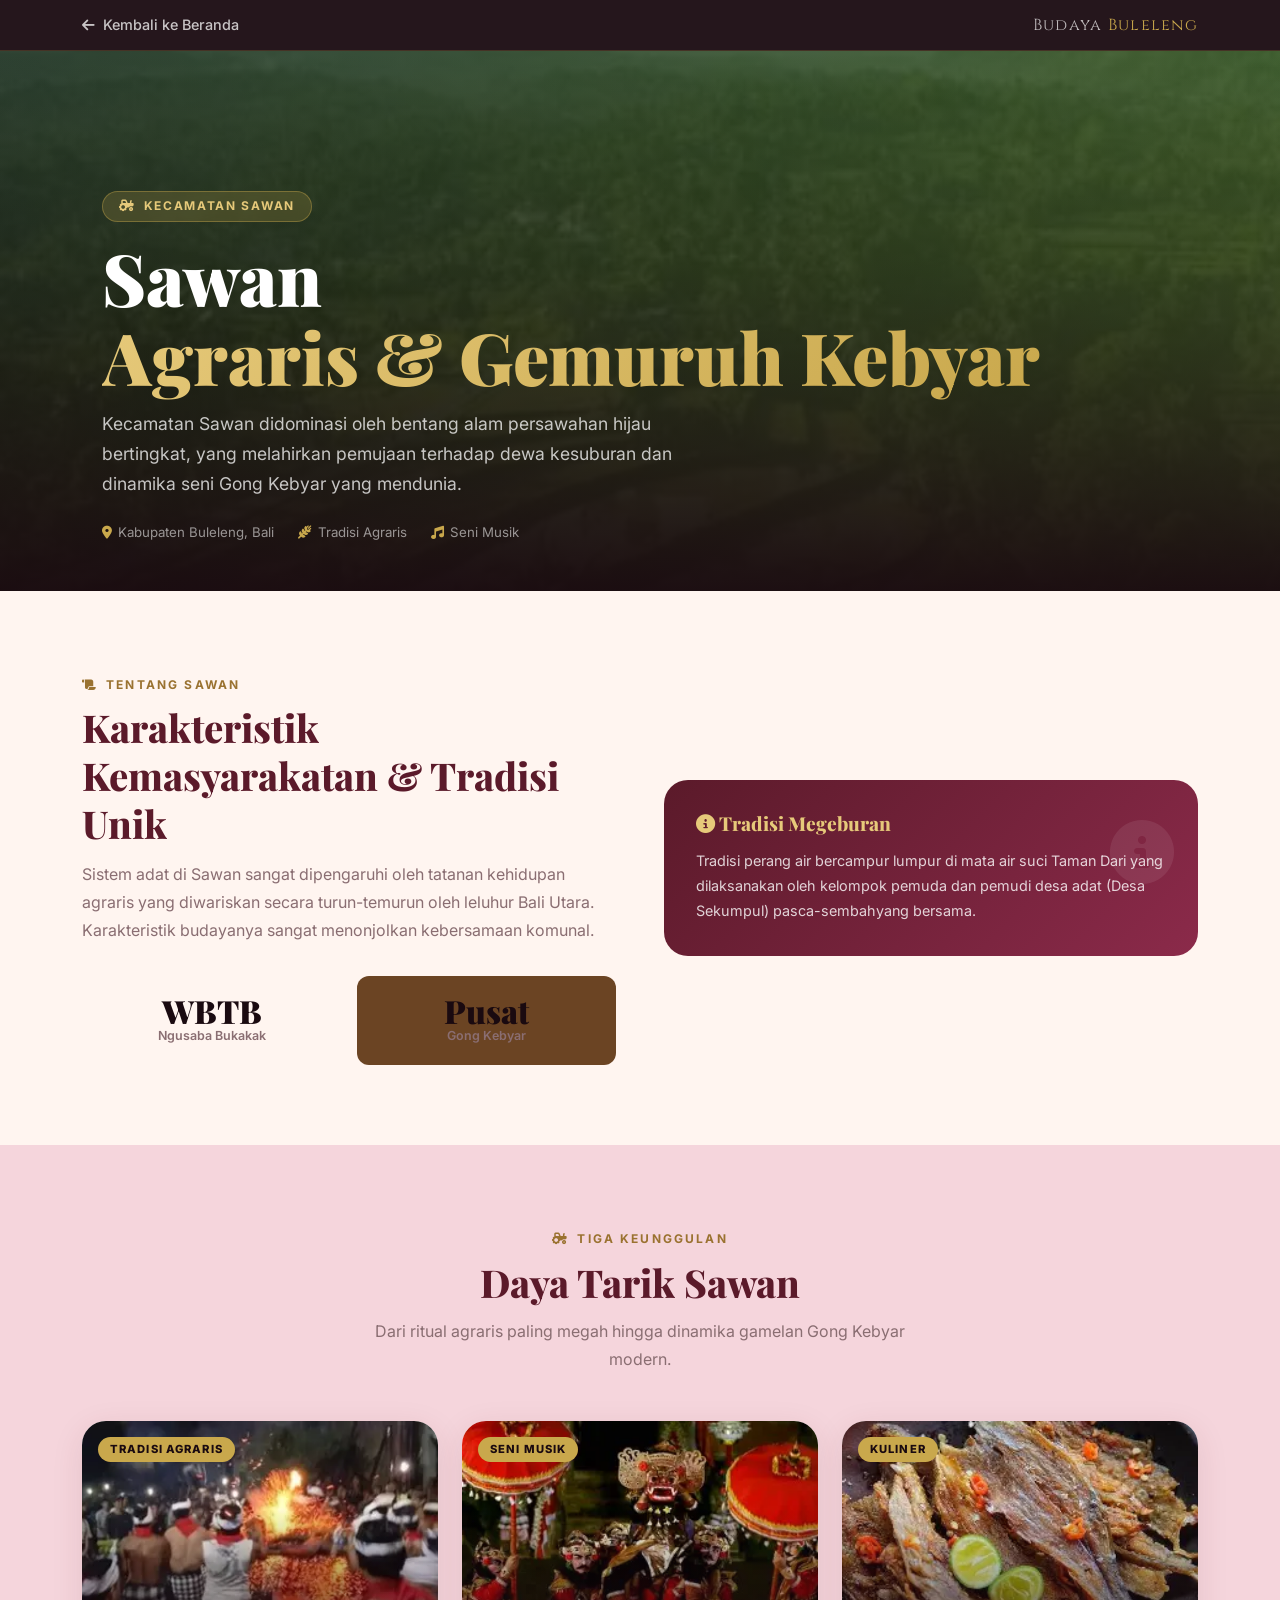
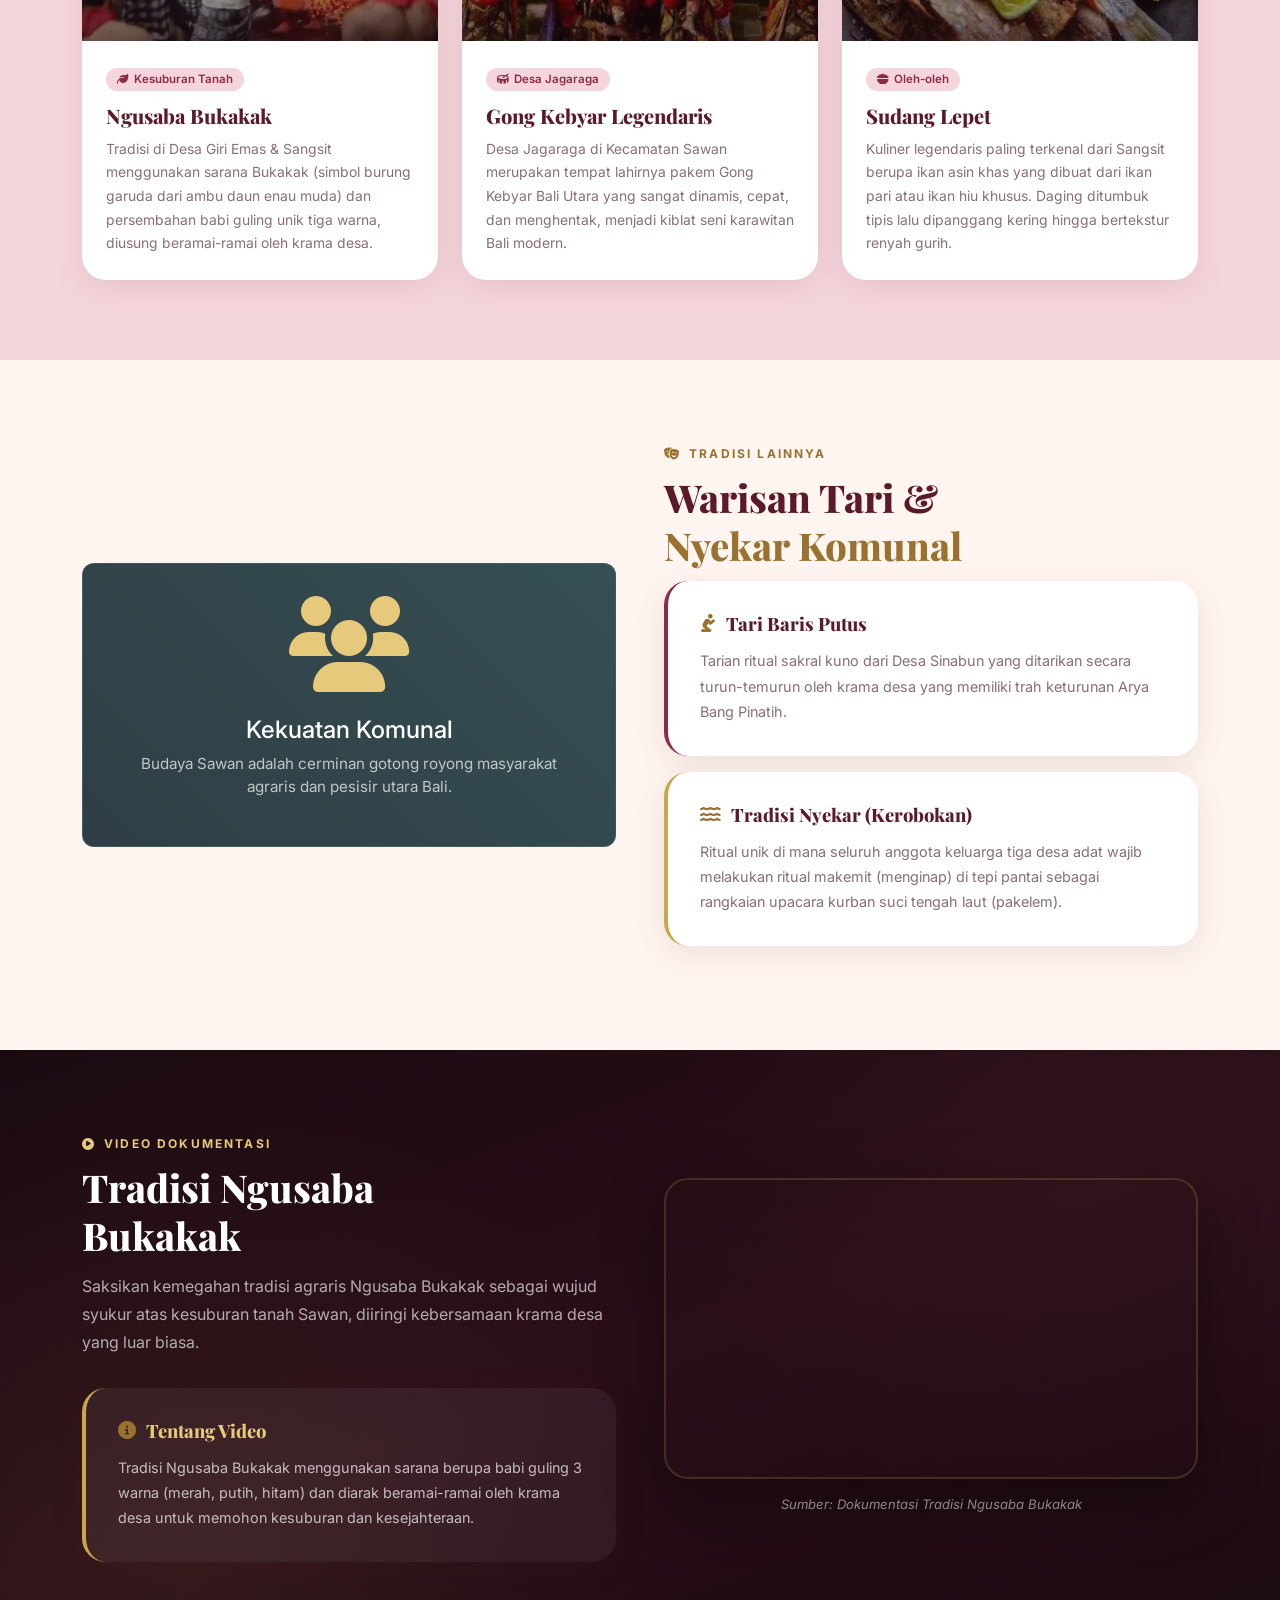
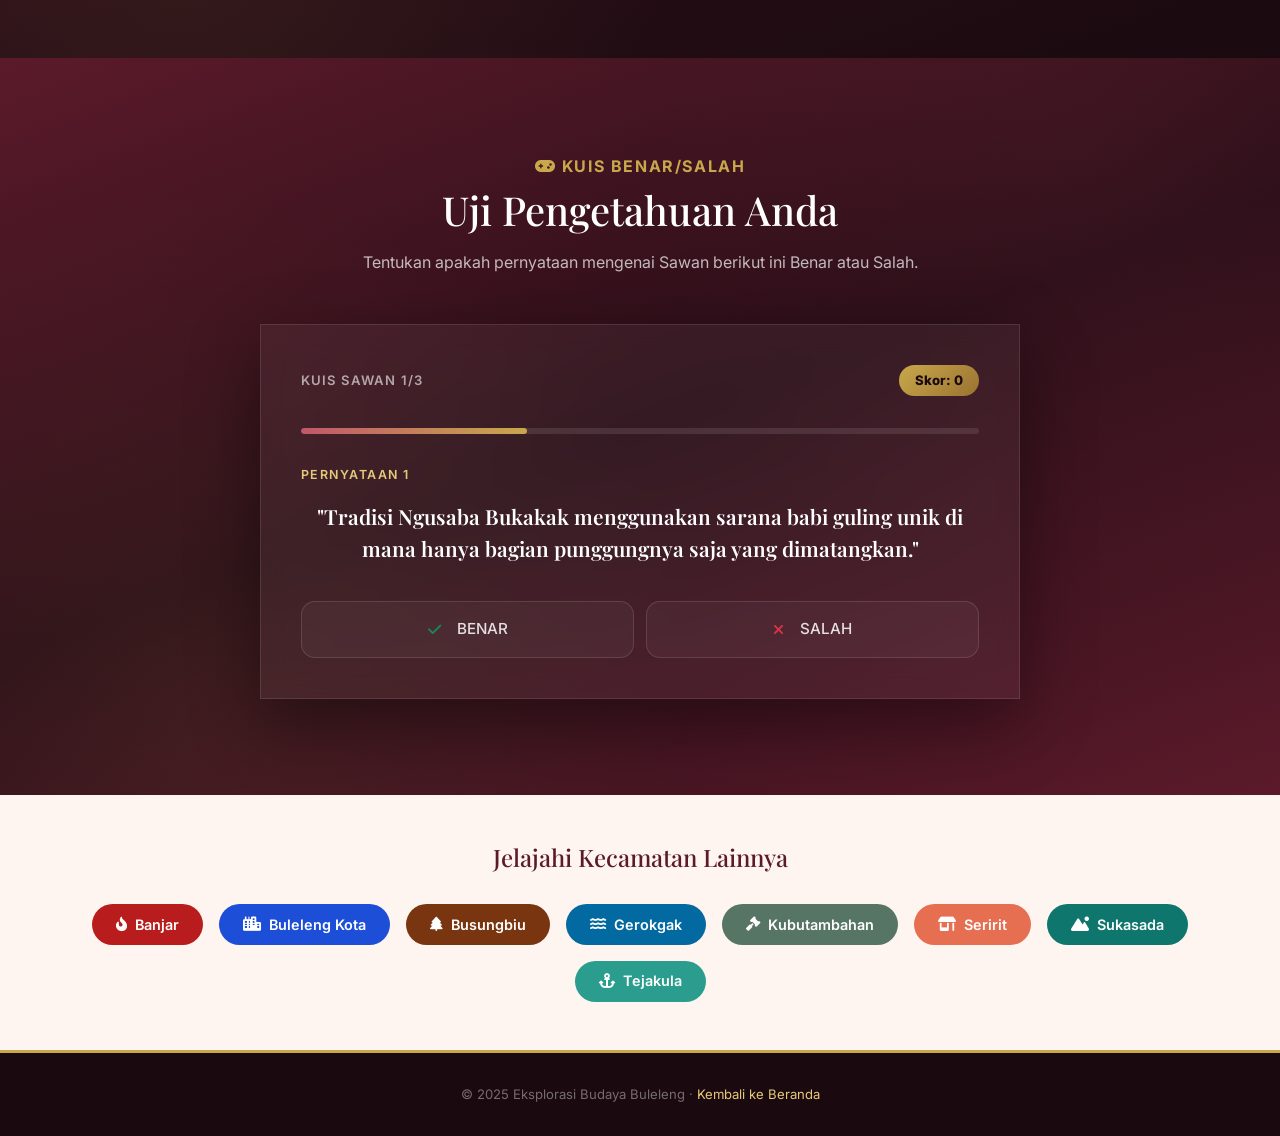
<file: sawan.html>
<!DOCTYPE html>
<html lang="id">
<head>
  <meta charset="UTF-8"/>
  <meta name="viewport" content="width=device-width, initial-scale=1.0"/>
  <meta name="description" content="Eksplorasi budaya Kecamatan Sawan, Buleleng, Bali. Tradisi Ngusaba Bukakak, Gong Kebyar Jagaraga, dan Sudang Lepet."/>
  <title>Sawan – Eksplorasi Budaya Buleleng</title>
  <link href="https://cdn.jsdelivr.net/npm/bootstrap@5.3.3/dist/css/bootstrap.min.css" rel="stylesheet"/>
  <link href="https://cdnjs.cloudflare.com/ajax/libs/font-awesome/6.5.2/css/all.min.css" rel="stylesheet"/>
  <link href="https://fonts.googleapis.com/css2?family=Playfair+Display:ital,wght@0,400;0,700;0,900;1,400&family=Inter:wght@300;400;500;600;700&family=Cinzel:wght@400;700&display=swap" rel="stylesheet"/>
  <link href="kecamatan.css" rel="stylesheet"/>
</head>
<body>

<div class="topbar">
  <div class="container d-flex align-items-center justify-content-between">
    <a href="index.html" class="back-btn"><i class="fa-solid fa-arrow-left"></i> Kembali ke Beranda</a>
    <span class="topbar-brand"><span>Budaya</span> Buleleng</span>
  </div>
</div>

<div class="page-hero" style="background:linear-gradient(135deg, rgba(19,42,19,0.8), rgba(79,119,45,0.8)), url('footage/sawan/sawan.webp') center/cover;">
  <div class="page-hero-overlay"></div>
  <div class="page-hero-content container">
    <div class="page-hero-badge"><i class="fa-solid fa-tractor"></i> Kecamatan Sawan</div>
    <h1 class="page-hero-title">Sawan<br><span class="accent">Agraris & Gemuruh Kebyar</span></h1>
    <p class="page-hero-desc">Kecamatan Sawan didominasi oleh bentang alam persawahan hijau bertingkat, yang melahirkan pemujaan terhadap dewa kesuburan dan dinamika seni Gong Kebyar yang mendunia.</p>
    <div class="hero-meta">
      <span class="hero-meta-item"><i class="fa-solid fa-location-dot"></i> Kabupaten Buleleng, Bali</span>
      <span class="hero-meta-item"><i class="fa-solid fa-wheat-awn"></i> Tradisi Agraris</span>
      <span class="hero-meta-item"><i class="fa-solid fa-music"></i> Seni Musik</span>
    </div>
  </div>
</div>

<section class="content-section">
  <div class="container">
    <div class="row g-5 align-items-center">
      <div class="col-lg-6 reveal">
        <div class="sec-tag"><i class="fa-solid fa-scroll"></i> Tentang Sawan</div>
        <h2 class="sec-title">Karakteristik Kemasyarakatan & Tradisi Unik</h2>
        <p class="sec-desc">Sistem adat di Sawan sangat dipengaruhi oleh tatanan kehidupan agraris yang diwariskan secara turun-temurun oleh leluhur Bali Utara. Karakteristik budayanya sangat menonjolkan kebersamaan komunal.</p>
        <div class="row g-3">
          <div class="col-6"><div class="stat-box" style="background:var(--primary-dark);"><div class="stat-box-number">WBTB</div><div class="stat-box-label">Ngusaba Bukakak</div></div></div>
          <div class="col-6"><div class="stat-box" style="background:var(--brown);"><div class="stat-box-number">Pusat</div><div class="stat-box-label">Gong Kebyar</div></div></div>
        </div>
      </div>
      <div class="col-lg-6 reveal reveal-delay-2">
        <div class="fact-box">
          <h4><i class="fa-solid fa-circle-info"></i> Tradisi Megeburan</h4>
          <p>Tradisi perang air bercampur lumpur di mata air suci Taman Dari yang dilaksanakan oleh kelompok pemuda dan pemudi desa adat (Desa Sekumpul) pasca-sembahyang bersama.</p>
        </div>
      </div>
    </div>
  </div>
</section>

<section class="content-section alt-bg">
  <div class="container">
    <div class="section-header text-center mb-5 reveal">
      <div class="sec-tag"><i class="fa-solid fa-tractor"></i> Tiga Keunggulan</div>
      <h2 class="sec-title">Daya Tarik Sawan</h2>
      <p style="color:var(--text-muted);max-width:560px;margin:0 auto;font-size:1rem;line-height:1.7;">Dari ritual agraris paling megah hingga dinamika gamelan Gong Kebyar modern.</p>
    </div>
    <div class="row g-4">
      <div class="col-lg-4 col-md-6 reveal reveal-delay-1">
        <div class="topic-card">
          <div class="topic-card-img">
            <div style="width: 100%; height: 250px; background: url('footage/sawan/bukakak.webp') center/cover; position:relative;">
            </div>
            <div class="topic-card-img-overlay"></div>
            <div class="topic-card-badge">Tradisi Agraris</div>
          </div>
          <div class="topic-card-body">
            <div class="topic-tag"><i class="fa-solid fa-leaf"></i> Kesuburan Tanah</div>
            <h3>Ngusaba Bukakak</h3>
            <p>Tradisi di Desa Giri Emas & Sangsit menggunakan sarana Bukakak (simbol burung garuda dari ambu daun enau muda) dan persembahan babi guling unik tiga warna, diusung beramai-ramai oleh krama desa.</p>
          </div>
        </div>
      </div>
      <div class="col-lg-4 col-md-6 reveal reveal-delay-2">
        <div class="topic-card">
          <div class="topic-card-img">
            <div style="width: 100%; height: 250px; background: url('footage/sawan/gongkebyar.webp') center/cover; position:relative;">
            </div>
            <div class="topic-card-img-overlay"></div>
            <div class="topic-card-badge">Seni Musik</div>
          </div>
          <div class="topic-card-body">
            <div class="topic-tag"><i class="fa-solid fa-drum"></i> Desa Jagaraga</div>
            <h3>Gong Kebyar Legendaris</h3>
            <p>Desa Jagaraga di Kecamatan Sawan merupakan tempat lahirnya pakem Gong Kebyar Bali Utara yang sangat dinamis, cepat, dan menghentak, menjadi kiblat seni karawitan Bali modern.</p>
          </div>
        </div>
      </div>
      <div class="col-lg-4 col-md-6 reveal reveal-delay-3">
        <div class="topic-card">
          <div class="topic-card-img">
            <div style="width: 100%; height: 250px; background: url('footage/sawan/sudanglepet.webp') center/cover; position:relative;">
            </div>
            <div class="topic-card-img-overlay"></div>
            <div class="topic-card-badge">Kuliner</div>
          </div>
          <div class="topic-card-body">
            <div class="topic-tag"><i class="fa-solid fa-bowl-food"></i> Oleh-oleh</div>
            <h3>Sudang Lepet</h3>
            <p>Kuliner legendaris paling terkenal dari Sangsit berupa ikan asin khas yang dibuat dari ikan pari atau ikan hiu khusus. Daging ditumbuk tipis lalu dipanggang kering hingga bertekstur renyah gurih.</p>
          </div>
        </div>
      </div>
    </div>
  </div>
</section>

<!-- Seni Tari & Nyekar -->
<section class="content-section">
  <div class="container">
    <div class="row g-5 align-items-center flex-row-reverse">
      <div class="col-lg-6 reveal">
        <div class="sec-tag"><i class="fa-solid fa-masks-theater"></i> Tradisi Lainnya</div>
        <h2 class="sec-title">Warisan Tari &<br><span style="color:var(--gold-dark);">Nyekar Komunal</span></h2>
        <div class="info-block mb-3">
          <h4><i class="fa-solid fa-person-praying"></i> Tari Baris Putus</h4>
          <p>Tarian ritual sakral kuno dari Desa Sinabun yang ditarikan secara turun-temurun oleh krama desa yang memiliki trah keturunan Arya Bang Pinatih.</p>
        </div>
        <div class="info-block gold-border">
          <h4><i class="fa-solid fa-water"></i> Tradisi Nyekar (Kerobokan)</h4>
          <p>Ritual unik di mana seluruh anggota keluarga tiga desa adat wajib melakukan ritual makemit (menginap) di tepi pantai sebagai rangkaian upacara kurban suci tengah laut (pakelem).</p>
        </div>
      </div>
      <div class="col-lg-6 reveal reveal-delay-2">
        <div style="background: linear-gradient(45deg, #2f3e46, #354f52); border-radius: 12px; padding: 2rem; border: 1px solid rgba(255,255,255,0.1); text-align: center;">
          <i class="fa-solid fa-users" style="font-size: 6rem; color: var(--gold-light); margin-bottom: 1.5rem;"></i>
          <h4 style="color: white;">Kekuatan Komunal</h4>
          <p style="color: rgba(255,255,255,0.7); font-size: 0.95rem;">Budaya Sawan adalah cerminan gotong royong masyarakat agraris dan pesisir utara Bali.</p>
        </div>
      </div>
    </div>
  </div>
</section>

<!-- VIDEO SECTION — SAWAN -->
<section class="video-section">
  <div class="container">
    <div class="row g-5 align-items-center">
      <div class="col-lg-6 reveal">
        <div class="sec-tag"><i class="fa-solid fa-play-circle"></i> Video Dokumentasi</div>
        <h2 class="sec-title">Tradisi Ngusaba<br>Bukakak</h2>
        <p class="sec-desc">Saksikan kemegahan tradisi agraris Ngusaba Bukakak sebagai wujud syukur atas kesuburan tanah Sawan, diiringi kebersamaan krama desa yang luar biasa.</p>
        <div class="info-block mb-3" style="background:rgba(255,255,255,0.05);border-color:var(--gold);">
          <h4 style="color:var(--gold-light);"><i class="fa-solid fa-info-circle"></i> Tentang Video</h4>
          <p style="color:rgba(255,255,255,0.7);">Tradisi Ngusaba Bukakak menggunakan sarana berupa babi guling 3 warna (merah, putih, hitam) dan diarak beramai-ramai oleh krama desa untuk memohon kesuburan dan kesejahteraan.</p>
        </div>
      </div>
      <div class="col-lg-6 reveal reveal-delay-2">
        <div class="video-embed">
          <iframe src="https://www.youtube.com/embed/XCl3KyB2BTQ" title="Tradisi Ngusaba Bukakak" allowfullscreen loading="lazy"></iframe>
        </div>
        <p class="video-caption">Sumber: Dokumentasi Tradisi Ngusaba Bukakak</p>
      </div>
    </div>
  </div>
</section>

  <!-- QUIZ SECTION -->
  <section id="quiz-section">
    <div class="container text-center mb-5 reveal">
      <span class="section-tag" style="color:var(--gold); font-weight:700; letter-spacing:0.1em; text-transform:uppercase; display:block; margin-bottom:0.5rem;"><i class="fa-solid fa-gamepad"></i> Kuis Benar/Salah</span>
      <h2 class="section-title" style="font-family:'Playfair Display',serif; font-size:2.5rem; color:var(--white); margin-bottom:1rem;">Uji Pengetahuan Anda</h2>
      <p class="section-desc" style="color:rgba(255,255,255,0.7); max-width:600px; margin:0 auto;">Tentukan apakah pernyataan mengenai Sawan berikut ini Benar atau Salah.</p>
    </div>
    <div class="container reveal">
      <div class="quiz-wrapper">
        <div class="quiz-box">
          <div class="quiz-header">
            <span class="quiz-progress-label">Kuis Sawan <span id="quiz-progress-text">1/3</span></span>
            <span class="quiz-score-badge" id="quiz-score">Skor: 0</span>
          </div>
          <div class="quiz-progress-bar-wrap">
            <div class="quiz-progress-bar" id="quiz-progress-bar" style="width:33.33%;"></div>
          </div>
          
          <div id="quiz-content">
            <p class="quiz-q-num" id="quiz-q-num">Pernyataan 1</p>
            <h3 class="quiz-question" id="quiz-question-text" style="font-size:1.3rem; font-weight:600; min-height: 80px; display:flex; align-items:center; justify-content:center; text-align:center;"></h3>
            
            <div class="quiz-options" style="flex-direction: row;">
              <button class="quiz-option" onclick="checkAnswer(true, this)" style="justify-content: center;"><i class="fa-solid fa-check text-success"></i> BENAR</button>
              <button class="quiz-option" onclick="checkAnswer(false, this)" style="justify-content: center;"><i class="fa-solid fa-xmark text-danger"></i> SALAH</button>
            </div>
            
            <div class="quiz-feedback" id="quiz-feedback"></div>
            <button class="quiz-next-btn" id="quiz-next-btn" onclick="nextQuestion()">Selanjutnya <i class="fa-solid fa-arrow-right"></i></button>
          </div>
          
          <div class="quiz-result" id="quiz-result">
            <span class="result-trophy">🏆</span>
            <h2 class="sec-title mb-3">Kuis Selesai!</h2>
            <p style="color:rgba(255,255,255,0.7); margin-bottom:2rem; font-size:1.1rem;">Skor Akhir Anda: <strong id="quiz-final-score" style="color:var(--gold-light); font-size:1.5rem;">0</strong> / 3</p>
            <button class="pdf-btn" onclick="resetQuiz()"><i class="fa-solid fa-rotate-right"></i> Coba Lagi</button>
          </div>
        </div>
      </div>
    </div>
  </section>

  <!-- Quiz Script -->
  <script>
    const questions = [
      {
        q: "Tradisi Ngusaba Bukakak menggunakan sarana babi guling unik di mana hanya bagian punggungnya saja yang dimatangkan.",
        isTrue: true,
        explanation: "Tradisi di Sangsit dan Giri Emas ini mengorbankan babi guling 3 warna (merah, putih, hitam) di mana hanya bagian punggung yang dimatangkan."
      },
      {
        q: "Desa Jagaraga di Sawan terkenal karena merupakan tempat lahirnya kesenian Tari Kecak modern.",
        isTrue: false,
        explanation: "Desa Jagaraga bukan tempat lahir Tari Kecak, melainkan salah satu tempat lahirnya pakem Gong Kebyar Bali Utara."
      },
      {
        q: "Sudang Lepet adalah kuliner olahan ikan asin khas Sangsit yang dibuat dari daging ikan pari atau ikan hiu.",
        isTrue: true,
        explanation: "Daging ikan ditumbuk tipis dan dipanggang kering hingga menjadi kuliner legendaris Sudang Lepet."
      }
    ];

    let currentQ = 0;
    let score = 0;

    function renderQuestion() {
      const q = questions[currentQ];
      document.getElementById('quiz-q-num').innerText = `Pernyataan ${currentQ + 1}`;
      document.getElementById('quiz-question-text').innerText = `"${q.q}"`;
      
      const btns = document.querySelectorAll('.quiz-option');
      btns.forEach(btn => {
        btn.classList.remove('disabled', 'correct', 'wrong', 'selected');
      });
      
      document.getElementById('quiz-progress-text').innerText = `${currentQ + 1}/${questions.length}`;
      document.getElementById('quiz-progress-bar').style.width = `${((currentQ + 1) / questions.length) * 100}%`;
      
      const feedback = document.getElementById('quiz-feedback');
      feedback.className = 'quiz-feedback';
      feedback.style.display = 'none';
      document.getElementById('quiz-next-btn').classList.remove('show');
    }

    function checkAnswer(userAnswer, btnElement) {
      const q = questions[currentQ];
      const btns = document.querySelectorAll('.quiz-option');
      btns.forEach(btn => btn.classList.add('disabled'));
      
      btnElement.classList.add('selected');
      
      const feedback = document.getElementById('quiz-feedback');
      feedback.style.display = 'block';
      
      if (userAnswer === q.isTrue) {
        btnElement.classList.add('correct');
        score++;
        document.getElementById('quiz-score').innerText = `Skor: ${score}`;
        feedback.className = 'quiz-feedback correct-fb show';
        feedback.innerHTML = `<i class="fa-solid fa-circle-check"></i> <strong>Benar!</strong> ${q.explanation}`;
      } else {
        btnElement.classList.add('wrong');
        feedback.className = 'quiz-feedback wrong-fb show';
        feedback.innerHTML = `<i class="fa-solid fa-circle-xmark"></i> <strong>Salah.</strong> ${q.explanation}`;
      }
      
      document.getElementById('quiz-next-btn').classList.add('show');
    }

    function nextQuestion() {
      currentQ++;
      if (currentQ < questions.length) {
        renderQuestion();
      } else {
        document.getElementById('quiz-content').style.display = 'none';
        document.getElementById('quiz-result').classList.add('show');
        document.getElementById('quiz-final-score').innerText = score;
      }
    }

    function resetQuiz() {
      currentQ = 0;
      score = 0;
      document.getElementById('quiz-score').innerText = `Skor: 0`;
      document.getElementById('quiz-result').classList.remove('show');
      document.getElementById('quiz-content').style.display = 'block';
      renderQuestion();
    }

    document.addEventListener('DOMContentLoaded', renderQuestion);
  </script>

<section class="nav-kec-section">
  <div class="container">
    <h3>Jelajahi Kecamatan Lainnya</h3>
    <div class="row g-3 justify-content-center">
      <div class="col-auto"><a href="banjar.html" class="nav-kec-btn" style="background:#b91c1c;"><i class="fa-solid fa-fire-flame-curved"></i> Banjar</a></div>
      <div class="col-auto"><a href="buleleng.html" class="nav-kec-btn" style="background:#1d4ed8;"><i class="fa-solid fa-city"></i> Buleleng Kota</a></div>
      <div class="col-auto"><a href="busungbiu.html" class="nav-kec-btn" style="background:#78350f;"><i class="fa-solid fa-tree"></i> Busungbiu</a></div>
      <div class="col-auto"><a href="gerokgak.html" class="nav-kec-btn" style="background:#0369a1;"><i class="fa-solid fa-water"></i> Gerokgak</a></div>
      <div class="col-auto"><a href="kubutambahan.html" class="nav-kec-btn" style="background:#577565;"><i class="fa-solid fa-gavel"></i> Kubutambahan</a></div>
      <div class="col-auto"><a href="seririt.html" class="nav-kec-btn" style="background:#e76f51;"><i class="fa-solid fa-shop"></i> Seririt</a></div>
      <div class="col-auto"><a href="sukasada.html" class="nav-kec-btn" style="background:#0f766e;"><i class="fa-solid fa-mountain-sun"></i> Sukasada</a></div>
      <div class="col-auto"><a href="tejakula.html" class="nav-kec-btn" style="background:#2a9d8f;"><i class="fa-solid fa-anchor"></i> Tejakula</a></div>
    </div>
  </div>
</section>

<div class="page-footer"><p>&copy; 2025 Eksplorasi Budaya Buleleng &middot; <a href="index.html">Kembali ke Beranda</a></p></div>

<script src="https://cdn.jsdelivr.net/npm/bootstrap@5.3.3/dist/js/bootstrap.bundle.min.js"></script>
<script>
  const ro = new IntersectionObserver(entries => entries.forEach(e => { if(e.isIntersecting){ e.target.classList.add('visible'); ro.unobserve(e.target); } }), {threshold:0.1, rootMargin:'0px 0px -40px 0px'});
  document.querySelectorAll('.reveal').forEach(el => ro.observe(el));
</script>
</body>
</html>
</file>
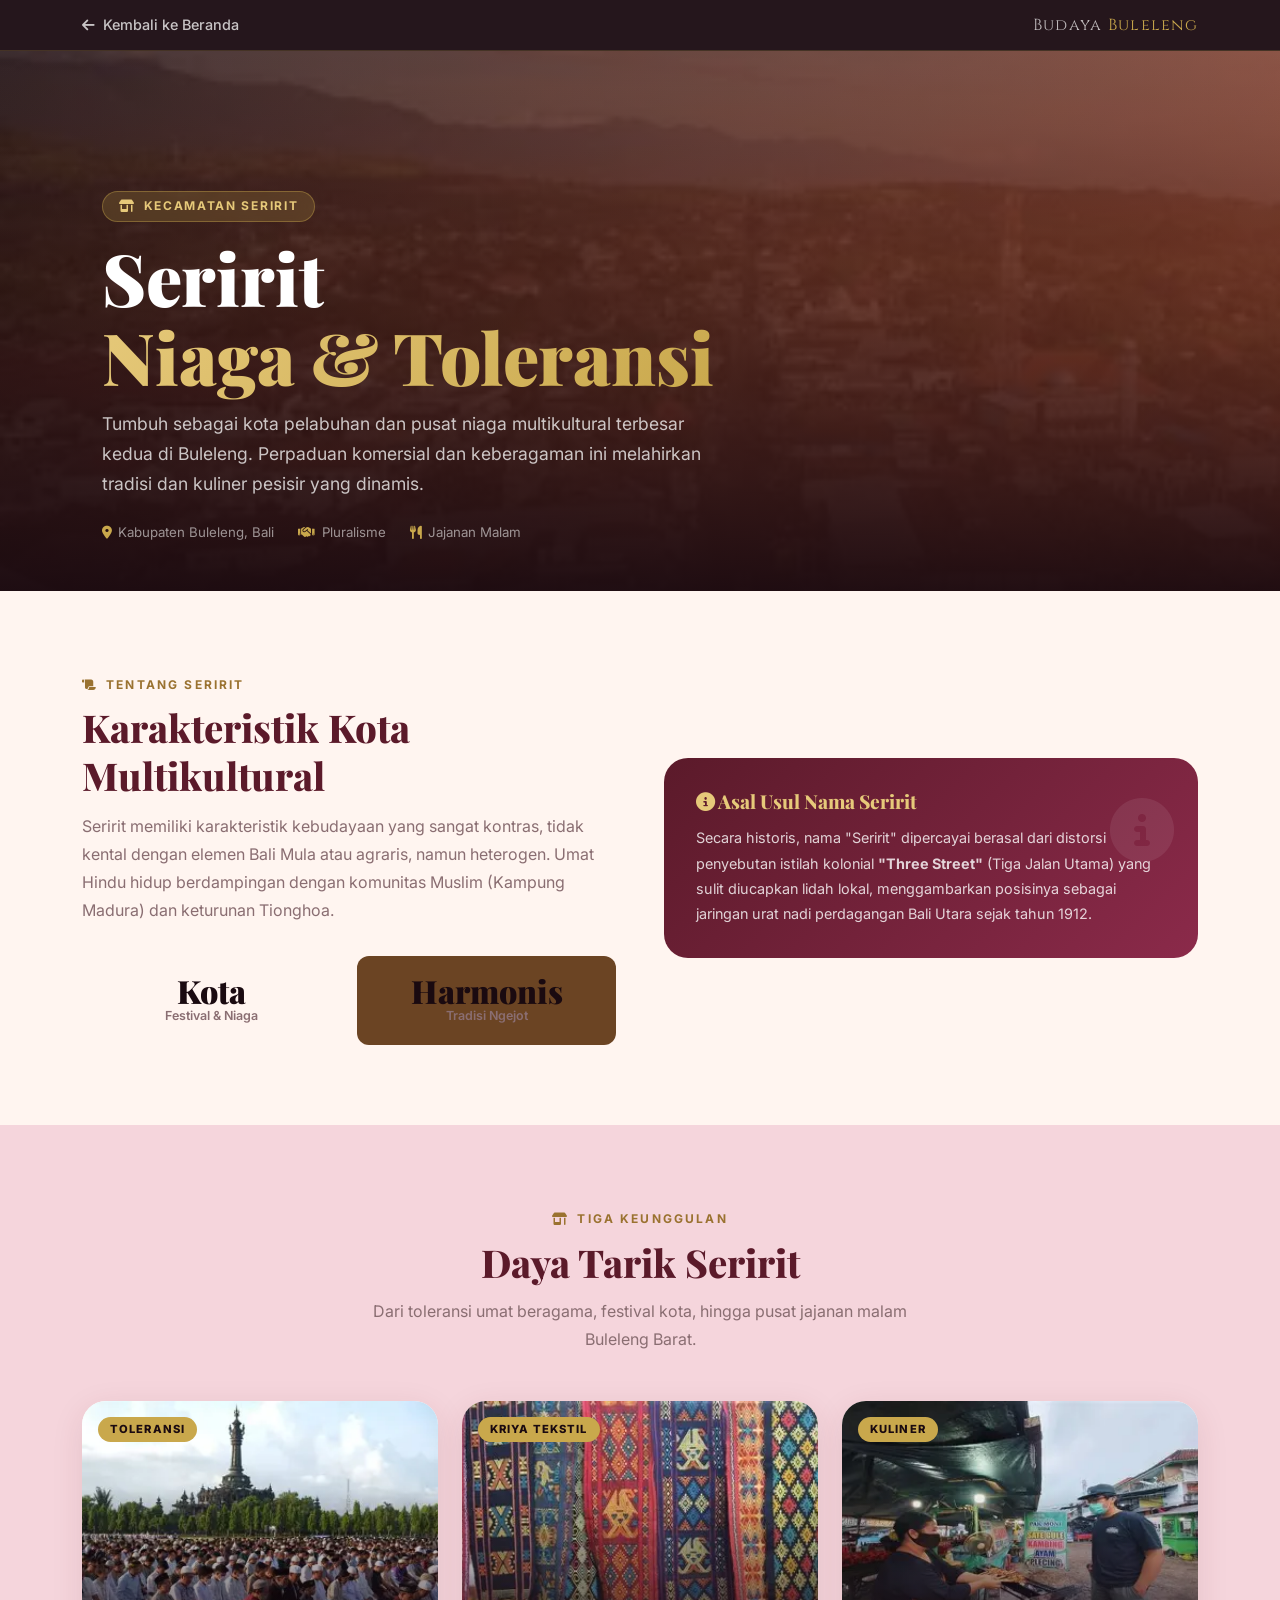
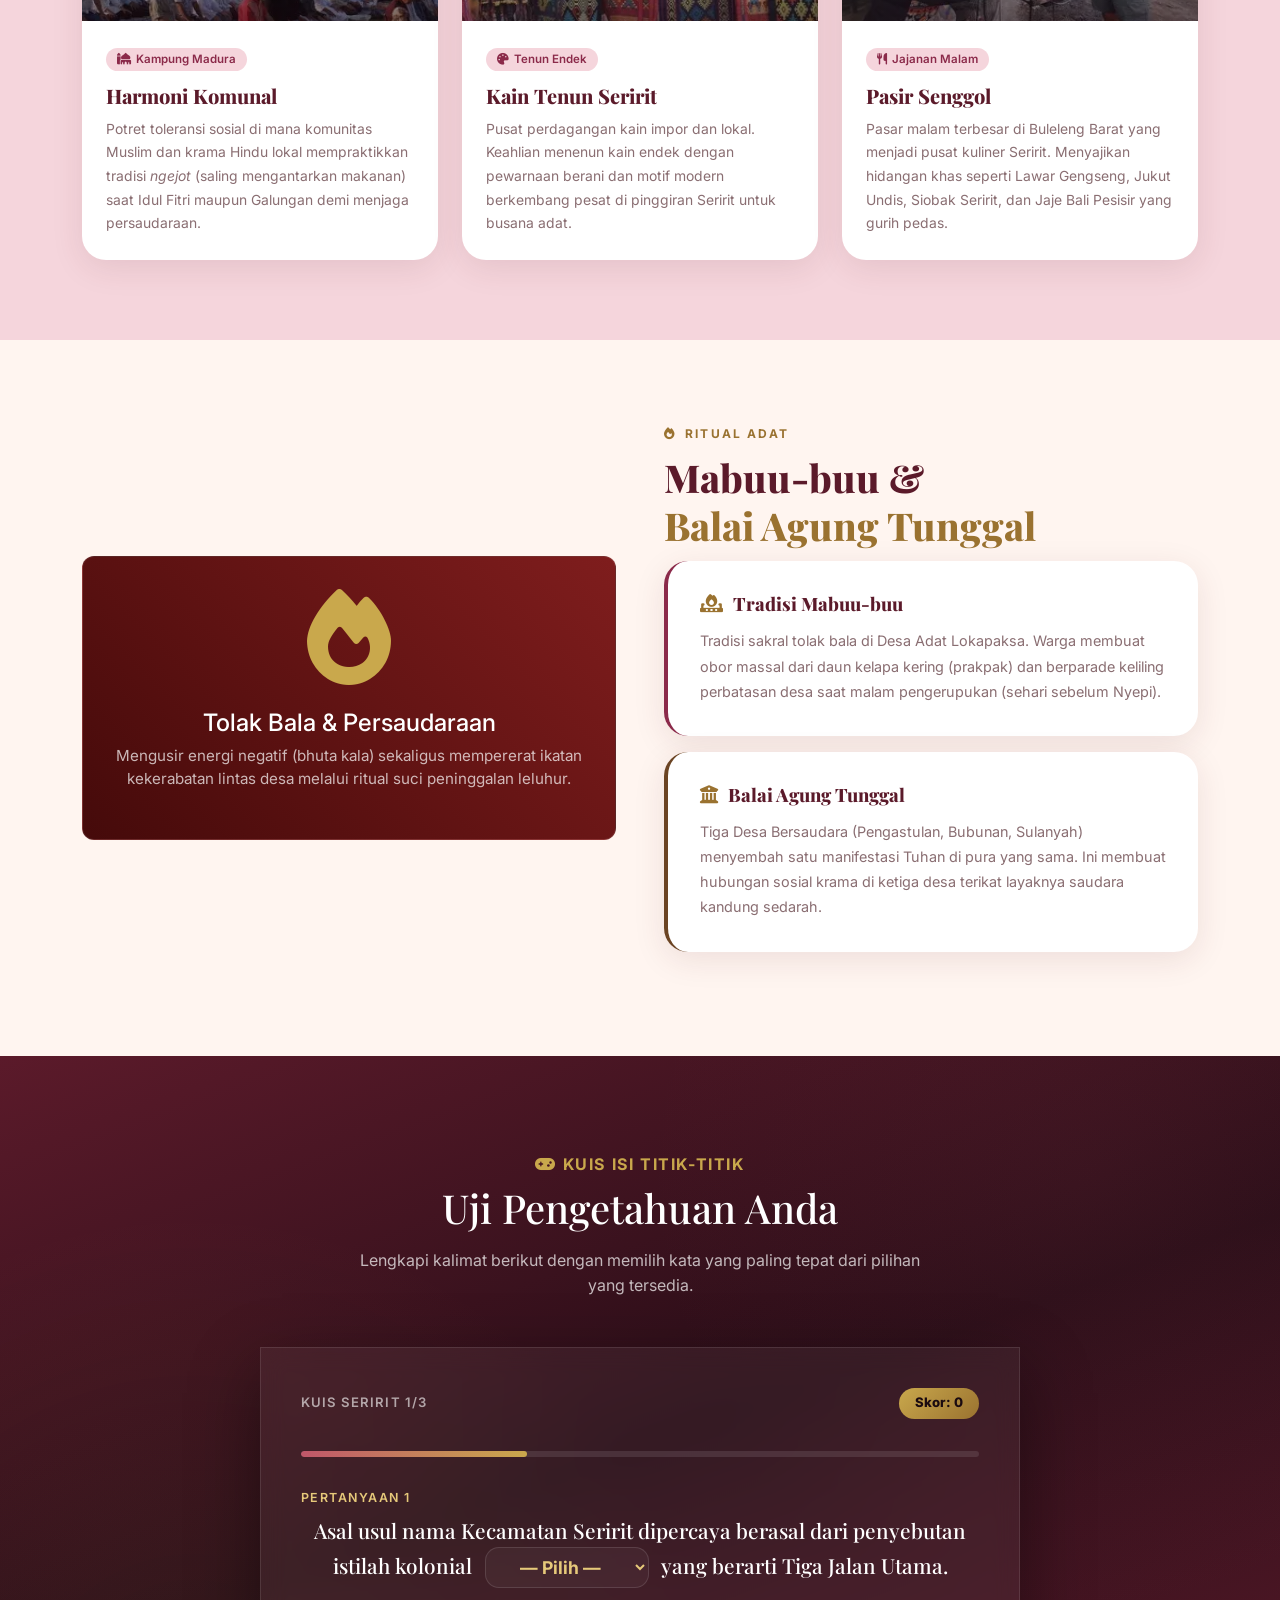
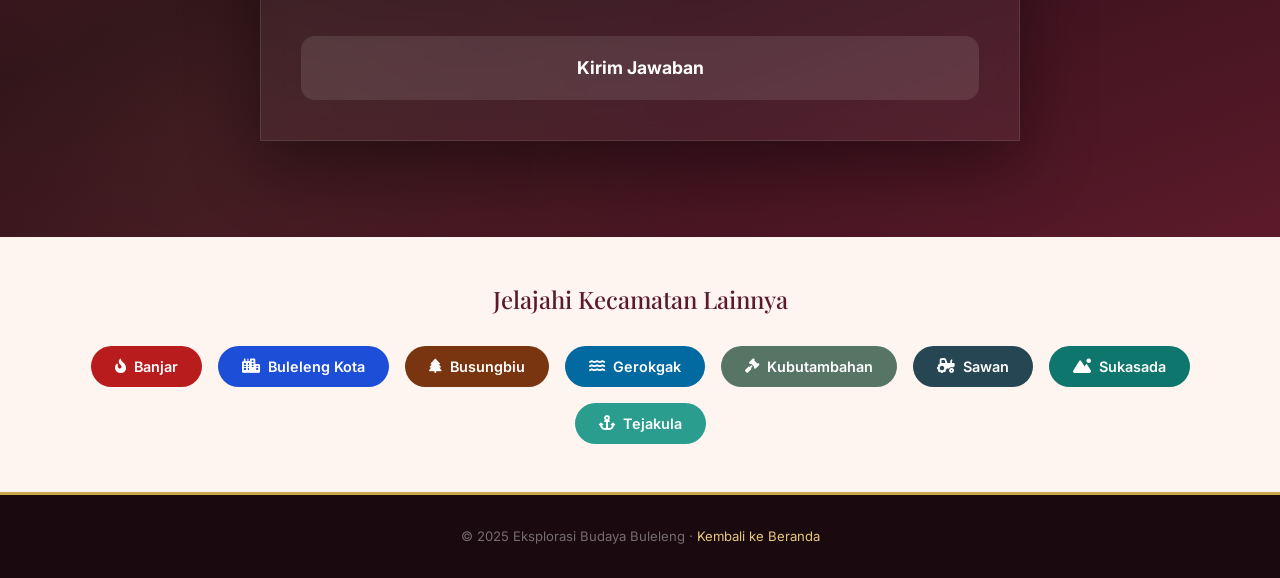
<file: seririt.html>
<!DOCTYPE html>
<html lang="id">
<head>
  <meta charset="UTF-8"/>
  <meta name="viewport" content="width=device-width, initial-scale=1.0"/>
  <meta name="description" content="Eksplorasi budaya Kecamatan Seririt, Buleleng, Bali. Kota pelabuhan dengan toleransi tinggi, Kain Tenun, dan Kuliner Jajanan Malam."/>
  <title>Seririt – Eksplorasi Budaya Buleleng</title>
  <link href="https://cdn.jsdelivr.net/npm/bootstrap@5.3.3/dist/css/bootstrap.min.css" rel="stylesheet"/>
  <link href="https://cdnjs.cloudflare.com/ajax/libs/font-awesome/6.5.2/css/all.min.css" rel="stylesheet"/>
  <link href="https://fonts.googleapis.com/css2?family=Playfair+Display:ital,wght@0,400;0,700;0,900;1,400&family=Inter:wght@300;400;500;600;700&family=Cinzel:wght@400;700&display=swap" rel="stylesheet"/>
  <link href="kecamatan.css" rel="stylesheet"/>
</head>
<body>

<div class="topbar">
  <div class="container d-flex align-items-center justify-content-between">
    <a href="index.html" class="back-btn"><i class="fa-solid fa-arrow-left"></i> Kembali ke Beranda</a>
    <span class="topbar-brand"><span>Budaya</span> Buleleng</span>
  </div>
</div>

<div class="page-hero" style="background:linear-gradient(135deg, rgba(46,20,17,0.8), rgba(194,89,52,0.8)), url('footage/seririt/seririt.webp') center/cover;">
  <div class="page-hero-overlay"></div>
  <div class="page-hero-content container">
    <div class="page-hero-badge"><i class="fa-solid fa-shop"></i> Kecamatan Seririt</div>
    <h1 class="page-hero-title">Seririt<br><span class="accent">Niaga & Toleransi</span></h1>
    <p class="page-hero-desc">Tumbuh sebagai kota pelabuhan dan pusat niaga multikultural terbesar kedua di Buleleng. Perpaduan komersial dan keberagaman ini melahirkan tradisi dan kuliner pesisir yang dinamis.</p>
    <div class="hero-meta">
      <span class="hero-meta-item"><i class="fa-solid fa-location-dot"></i> Kabupaten Buleleng, Bali</span>
      <span class="hero-meta-item"><i class="fa-solid fa-handshake"></i> Pluralisme</span>
      <span class="hero-meta-item"><i class="fa-solid fa-utensils"></i> Jajanan Malam</span>
    </div>
  </div>
</div>

<section class="content-section">
  <div class="container">
    <div class="row g-5 align-items-center">
      <div class="col-lg-6 reveal">
        <div class="sec-tag"><i class="fa-solid fa-scroll"></i> Tentang Seririt</div>
        <h2 class="sec-title">Karakteristik Kota Multikultural</h2>
        <p class="sec-desc">Seririt memiliki karakteristik kebudayaan yang sangat kontras, tidak kental dengan elemen Bali Mula atau agraris, namun heterogen. Umat Hindu hidup berdampingan dengan komunitas Muslim (Kampung Madura) dan keturunan Tionghoa.</p>
        <div class="row g-3">
          <div class="col-6"><div class="stat-box" style="background:var(--primary-dark);"><div class="stat-box-number">Kota</div><div class="stat-box-label">Festival & Niaga</div></div></div>
          <div class="col-6"><div class="stat-box" style="background:var(--brown);"><div class="stat-box-number">Harmonis</div><div class="stat-box-label">Tradisi Ngejot</div></div></div>
        </div>
      </div>
      <div class="col-lg-6 reveal reveal-delay-2">
        <div class="fact-box">
          <h4><i class="fa-solid fa-circle-info"></i> Asal Usul Nama Seririt</h4>
          <p>Secara historis, nama "Seririt" dipercayai berasal dari distorsi penyebutan istilah kolonial <strong>"Three Street"</strong> (Tiga Jalan Utama) yang sulit diucapkan lidah lokal, menggambarkan posisinya sebagai jaringan urat nadi perdagangan Bali Utara sejak tahun 1912.</p>
        </div>
      </div>
    </div>
  </div>
</section>

<section class="content-section alt-bg">
  <div class="container">
    <div class="section-header text-center mb-5 reveal">
      <div class="sec-tag"><i class="fa-solid fa-shop"></i> Tiga Keunggulan</div>
      <h2 class="sec-title">Daya Tarik Seririt</h2>
      <p style="color:var(--text-muted);max-width:560px;margin:0 auto;font-size:1rem;line-height:1.7;">Dari toleransi umat beragama, festival kota, hingga pusat jajanan malam Buleleng Barat.</p>
    </div>
    <div class="row g-4">
      <div class="col-lg-4 col-md-6 reveal reveal-delay-1">
        <div class="topic-card">
          <div class="topic-card-img">
            <div style="width: 100%; height: 250px; background: url('footage/seririt/harmonikomunal.webp') center/cover; position:relative;">
            </div>
            <div class="topic-card-img-overlay"></div>
            <div class="topic-card-badge">Toleransi</div>
          </div>
          <div class="topic-card-body">
            <div class="topic-tag"><i class="fa-solid fa-mosque"></i> Kampung Madura</div>
            <h3>Harmoni Komunal</h3>
            <p>Potret toleransi sosial di mana komunitas Muslim dan krama Hindu lokal mempraktikkan tradisi <em>ngejot</em> (saling mengantarkan makanan) saat Idul Fitri maupun Galungan demi menjaga persaudaraan.</p>
          </div>
        </div>
      </div>
      <div class="col-lg-4 col-md-6 reveal reveal-delay-2">
        <div class="topic-card">
          <div class="topic-card-img">
            <div style="width: 100%; height: 250px; background: url('footage/seririt/kaintenun.webp') center/cover; position:relative;">
            </div>
            <div class="topic-card-img-overlay"></div>
            <div class="topic-card-badge">Kriya Tekstil</div>
          </div>
          <div class="topic-card-body">
            <div class="topic-tag"><i class="fa-solid fa-palette"></i> Tenun Endek</div>
            <h3>Kain Tenun Seririt</h3>
            <p>Pusat perdagangan kain impor dan lokal. Keahlian menenun kain endek dengan pewarnaan berani dan motif modern berkembang pesat di pinggiran Seririt untuk busana adat.</p>
          </div>
        </div>
      </div>
      <div class="col-lg-4 col-md-6 reveal reveal-delay-3">
        <div class="topic-card">
          <div class="topic-card-img">
            <div style="width: 100%; height: 250px; background: url('footage/seririt/pasarsengolseririt.webp') center/cover; position:relative;">
            </div>
            <div class="topic-card-img-overlay"></div>
            <div class="topic-card-badge">Kuliner</div>
          </div>
          <div class="topic-card-body">
            <div class="topic-tag"><i class="fa-solid fa-utensils"></i> Jajanan Malam</div>
            <h3>Pasir Senggol</h3>
            <p>Pasar malam terbesar di Buleleng Barat yang menjadi pusat kuliner Seririt. Menyajikan hidangan khas seperti Lawar Gengseng, Jukut Undis, Siobak Seririt, dan Jaje Bali Pesisir yang gurih pedas.</p>
          </div>
        </div>
      </div>
    </div>
  </div>
</section>

<!-- Tradisi Tolak Bala & Balai Agung -->
<section class="content-section">
  <div class="container">
    <div class="row g-5 align-items-center flex-row-reverse">
      <div class="col-lg-6 reveal">
        <div class="sec-tag"><i class="fa-solid fa-fire"></i> Ritual Adat</div>
        <h2 class="sec-title">Mabuu-buu &<br><span style="color:var(--gold-dark);">Balai Agung Tunggal</span></h2>
        <div class="info-block mb-3">
          <h4><i class="fa-solid fa-fire-burner"></i> Tradisi Mabuu-buu</h4>
          <p>Tradisi sakral tolak bala di Desa Adat Lokapaksa. Warga membuat obor massal dari daun kelapa kering (prakpak) dan berparade keliling perbatasan desa saat malam pengerupukan (sehari sebelum Nyepi).</p>
        </div>
        <div class="info-block brown-border">
          <h4><i class="fa-solid fa-building-columns"></i> Balai Agung Tunggal</h4>
          <p>Tiga Desa Bersaudara (Pengastulan, Bubunan, Sulanyah) menyembah satu manifestasi Tuhan di pura yang sama. Ini membuat hubungan sosial krama di ketiga desa terikat layaknya saudara kandung sedarah.</p>
        </div>
      </div>
      <div class="col-lg-6 reveal reveal-delay-2">
        <div style="background: linear-gradient(45deg, #450a0a, #7f1d1d); border-radius: 12px; padding: 2rem; border: 1px solid rgba(255,255,255,0.1); text-align: center;">
          <i class="fa-solid fa-fire" style="font-size: 6rem; color: var(--gold); margin-bottom: 1.5rem;"></i>
          <h4 style="color: white;">Tolak Bala & Persaudaraan</h4>
          <p style="color: rgba(255,255,255,0.7); font-size: 0.95rem;">Mengusir energi negatif (bhuta kala) sekaligus mempererat ikatan kekerabatan lintas desa melalui ritual suci peninggalan leluhur.</p>
        </div>
      </div>
    </div>
  </div>
</section>

  <!-- QUIZ SECTION -->
  <section id="quiz-section">
    <div class="container text-center mb-5 reveal">
      <span class="section-tag" style="color:var(--gold); font-weight:700; letter-spacing:0.1em; text-transform:uppercase; display:block; margin-bottom:0.5rem;"><i class="fa-solid fa-gamepad"></i> Kuis Isi Titik-Titik</span>
      <h2 class="section-title" style="font-family:'Playfair Display',serif; font-size:2.5rem; color:var(--white); margin-bottom:1rem;">Uji Pengetahuan Anda</h2>
      <p class="section-desc" style="color:rgba(255,255,255,0.7); max-width:600px; margin:0 auto;">Lengkapi kalimat berikut dengan memilih kata yang paling tepat dari pilihan yang tersedia.</p>
    </div>
    <div class="container reveal">
      <div class="quiz-wrapper">
        <div class="quiz-box">
          <div class="quiz-header">
            <span class="quiz-progress-label">Kuis Seririt <span id="quiz-progress-text">1/3</span></span>
            <span class="quiz-score-badge" id="quiz-score">Skor: 0</span>
          </div>
          <div class="quiz-progress-bar-wrap">
            <div class="quiz-progress-bar" id="quiz-progress-bar" style="width:33.33%;"></div>
          </div>
          
          <div id="quiz-content">
            <p class="quiz-q-num" id="quiz-q-num">Pertanyaan 1</p>
            <h3 class="quiz-question fib-sentence" id="quiz-question-text" style="font-size:1.3rem; font-weight:500; text-align:center;">
              <!-- Content injected via JS -->
            </h3>
            
            <div style="text-align:center; margin-top: 2rem;">
              <button class="quiz-submit-btn" id="quiz-submit-btn" onclick="checkAnswer()">Kirim Jawaban</button>
            </div>
            
            <div class="quiz-feedback" id="quiz-feedback"></div>
            <button class="quiz-next-btn" id="quiz-next-btn" onclick="nextQuestion()">Selanjutnya <i class="fa-solid fa-arrow-right"></i></button>
          </div>
          
          <div class="quiz-result" id="quiz-result">
            <span class="result-trophy">🏆</span>
            <h2 class="sec-title mb-3">Kuis Selesai!</h2>
            <p style="color:rgba(255,255,255,0.7); margin-bottom:2rem; font-size:1.1rem;">Skor Akhir Anda: <strong id="quiz-final-score" style="color:var(--gold-light); font-size:1.5rem;">0</strong> / 3</p>
            <button class="pdf-btn" onclick="resetQuiz()"><i class="fa-solid fa-rotate-right"></i> Coba Lagi</button>
          </div>
        </div>
      </div>
    </div>
  </section>

  <!-- Quiz Script -->
  <script>
    const questions = [
      {
        part1: "Asal usul nama Kecamatan Seririt dipercaya berasal dari penyebutan istilah kolonial ",
        part2: " yang berarti Tiga Jalan Utama.",
        options: ["The River", "Three Street", "The Secret", "Trade Center"],
        correctIndex: 1,
        explanation: "Karena lidah lokal kesulitan mengucapkan 'Three Street', lama kelamaan bunyinya menjadi 'Seririt'."
      },
      {
        part1: "Komunitas Muslim (Kampung Madura) dan umat Hindu di Seririt mempraktikkan tradisi ",
        part2: " yaitu saling mengantar makanan saat hari raya untuk menjaga persaudaraan.",
        options: ["Ngerebeg", "Megibung", "Ngejot", "Mabuu-buu"],
        correctIndex: 2,
        explanation: "Ngejot adalah tradisi saling memberi/mengantar makanan kepada tetangga beda agama saat hari raya sebagai simbol toleransi yang kuat."
      },
      {
        part1: "Kuliner legendaris khas Seririt yang menggunakan daging babi yang disajikan bersama Jukut Undis adalah ",
        part2: ".",
        options: ["Tum Bongkol", "Lawar Gengseng", "Blayag Sudaji", "Sate Be Pasih"],
        correctIndex: 1,
        explanation: "Lawar Gengseng khas Seririt adalah lawar matang berbumbu pekat tanpa darah yang biasanya disantap bersama sup kacang hitam (Jukut Undis)."
      }
    ];

    let currentQ = 0;
    let score = 0;

    function renderQuestion() {
      const q = questions[currentQ];
      document.getElementById('quiz-q-num').innerText = `Pertanyaan ${currentQ + 1}`;
      
      let selectHtml = `<select id="fib-answer" class="quiz-input-text" style="width:auto; display:inline-block; padding:0.5rem 1rem; font-weight:700; color:var(--gold-light); margin:0 0.5rem; cursor:pointer;"><option value="" disabled selected>— Pilih —</option>`;
      q.options.forEach((opt, index) => {
        selectHtml += `<option value="${index}">${opt}</option>`;
      });
      selectHtml += `</select>`;
      
      document.getElementById('quiz-question-text').innerHTML = `${q.part1} ${selectHtml} ${q.part2}`;
      
      document.getElementById('quiz-submit-btn').style.display = 'inline-block';
      
      document.getElementById('quiz-progress-text').innerText = `${currentQ + 1}/${questions.length}`;
      document.getElementById('quiz-progress-bar').style.width = `${((currentQ + 1) / questions.length) * 100}%`;
      
      const feedback = document.getElementById('quiz-feedback');
      feedback.className = 'quiz-feedback';
      feedback.style.display = 'none';
      document.getElementById('quiz-next-btn').classList.remove('show');
    }

    function checkAnswer() {
      const q = questions[currentQ];
      const selectElement = document.getElementById('fib-answer');
      const selectedValue = selectElement.value;
      
      if (selectedValue === "") {
        alert("Silakan pilih jawaban terlebih dahulu!");
        return;
      }
      
      selectElement.disabled = true;
      document.getElementById('quiz-submit-btn').style.display = 'none';
      
      const feedback = document.getElementById('quiz-feedback');
      feedback.style.display = 'block';
      
      if (parseInt(selectedValue) === q.correctIndex) {
        selectElement.style.borderColor = '#4ade80';
        selectElement.style.color = '#4ade80';
        score++;
        document.getElementById('quiz-score').innerText = `Skor: ${score}`;
        feedback.className = 'quiz-feedback correct-fb show';
        feedback.innerHTML = `<i class="fa-solid fa-circle-check"></i> <strong>Benar!</strong> ${q.explanation}`;
      } else {
        selectElement.style.borderColor = '#f87171';
        selectElement.style.color = '#f87171';
        feedback.className = 'quiz-feedback wrong-fb show';
        feedback.innerHTML = `<i class="fa-solid fa-circle-xmark"></i> <strong>Salah.</strong> Jawaban yang benar adalah <strong>${q.options[q.correctIndex]}</strong>. ${q.explanation}`;
      }
      
      document.getElementById('quiz-next-btn').classList.add('show');
    }

    function nextQuestion() {
      currentQ++;
      if (currentQ < questions.length) {
        renderQuestion();
      } else {
        document.getElementById('quiz-content').style.display = 'none';
        document.getElementById('quiz-result').classList.add('show');
        document.getElementById('quiz-final-score').innerText = score;
      }
    }

    function resetQuiz() {
      currentQ = 0;
      score = 0;
      document.getElementById('quiz-score').innerText = `Skor: 0`;
      document.getElementById('quiz-result').classList.remove('show');
      document.getElementById('quiz-content').style.display = 'block';
      renderQuestion();
    }

    document.addEventListener('DOMContentLoaded', renderQuestion);
  </script>

<section class="nav-kec-section">
  <div class="container">
    <h3>Jelajahi Kecamatan Lainnya</h3>
    <div class="row g-3 justify-content-center">
      <div class="col-auto"><a href="banjar.html" class="nav-kec-btn" style="background:#b91c1c;"><i class="fa-solid fa-fire-flame-curved"></i> Banjar</a></div>
      <div class="col-auto"><a href="buleleng.html" class="nav-kec-btn" style="background:#1d4ed8;"><i class="fa-solid fa-city"></i> Buleleng Kota</a></div>
      <div class="col-auto"><a href="busungbiu.html" class="nav-kec-btn" style="background:#78350f;"><i class="fa-solid fa-tree"></i> Busungbiu</a></div>
      <div class="col-auto"><a href="gerokgak.html" class="nav-kec-btn" style="background:#0369a1;"><i class="fa-solid fa-water"></i> Gerokgak</a></div>
      <div class="col-auto"><a href="kubutambahan.html" class="nav-kec-btn" style="background:#577565;"><i class="fa-solid fa-gavel"></i> Kubutambahan</a></div>
      <div class="col-auto"><a href="sawan.html" class="nav-kec-btn" style="background:#264653;"><i class="fa-solid fa-tractor"></i> Sawan</a></div>
      <div class="col-auto"><a href="sukasada.html" class="nav-kec-btn" style="background:#0f766e;"><i class="fa-solid fa-mountain-sun"></i> Sukasada</a></div>
      <div class="col-auto"><a href="tejakula.html" class="nav-kec-btn" style="background:#2a9d8f;"><i class="fa-solid fa-anchor"></i> Tejakula</a></div>
    </div>
  </div>
</section>

<div class="page-footer"><p>&copy; 2025 Eksplorasi Budaya Buleleng &middot; <a href="index.html">Kembali ke Beranda</a></p></div>

<script src="https://cdn.jsdelivr.net/npm/bootstrap@5.3.3/dist/js/bootstrap.bundle.min.js"></script>
<script>
  const ro = new IntersectionObserver(entries => entries.forEach(e => { if(e.isIntersecting){ e.target.classList.add('visible'); ro.unobserve(e.target); } }), {threshold:0.1, rootMargin:'0px 0px -40px 0px'});
  document.querySelectorAll('.reveal').forEach(el => ro.observe(el));
</script>
</body>
</html>
</file>
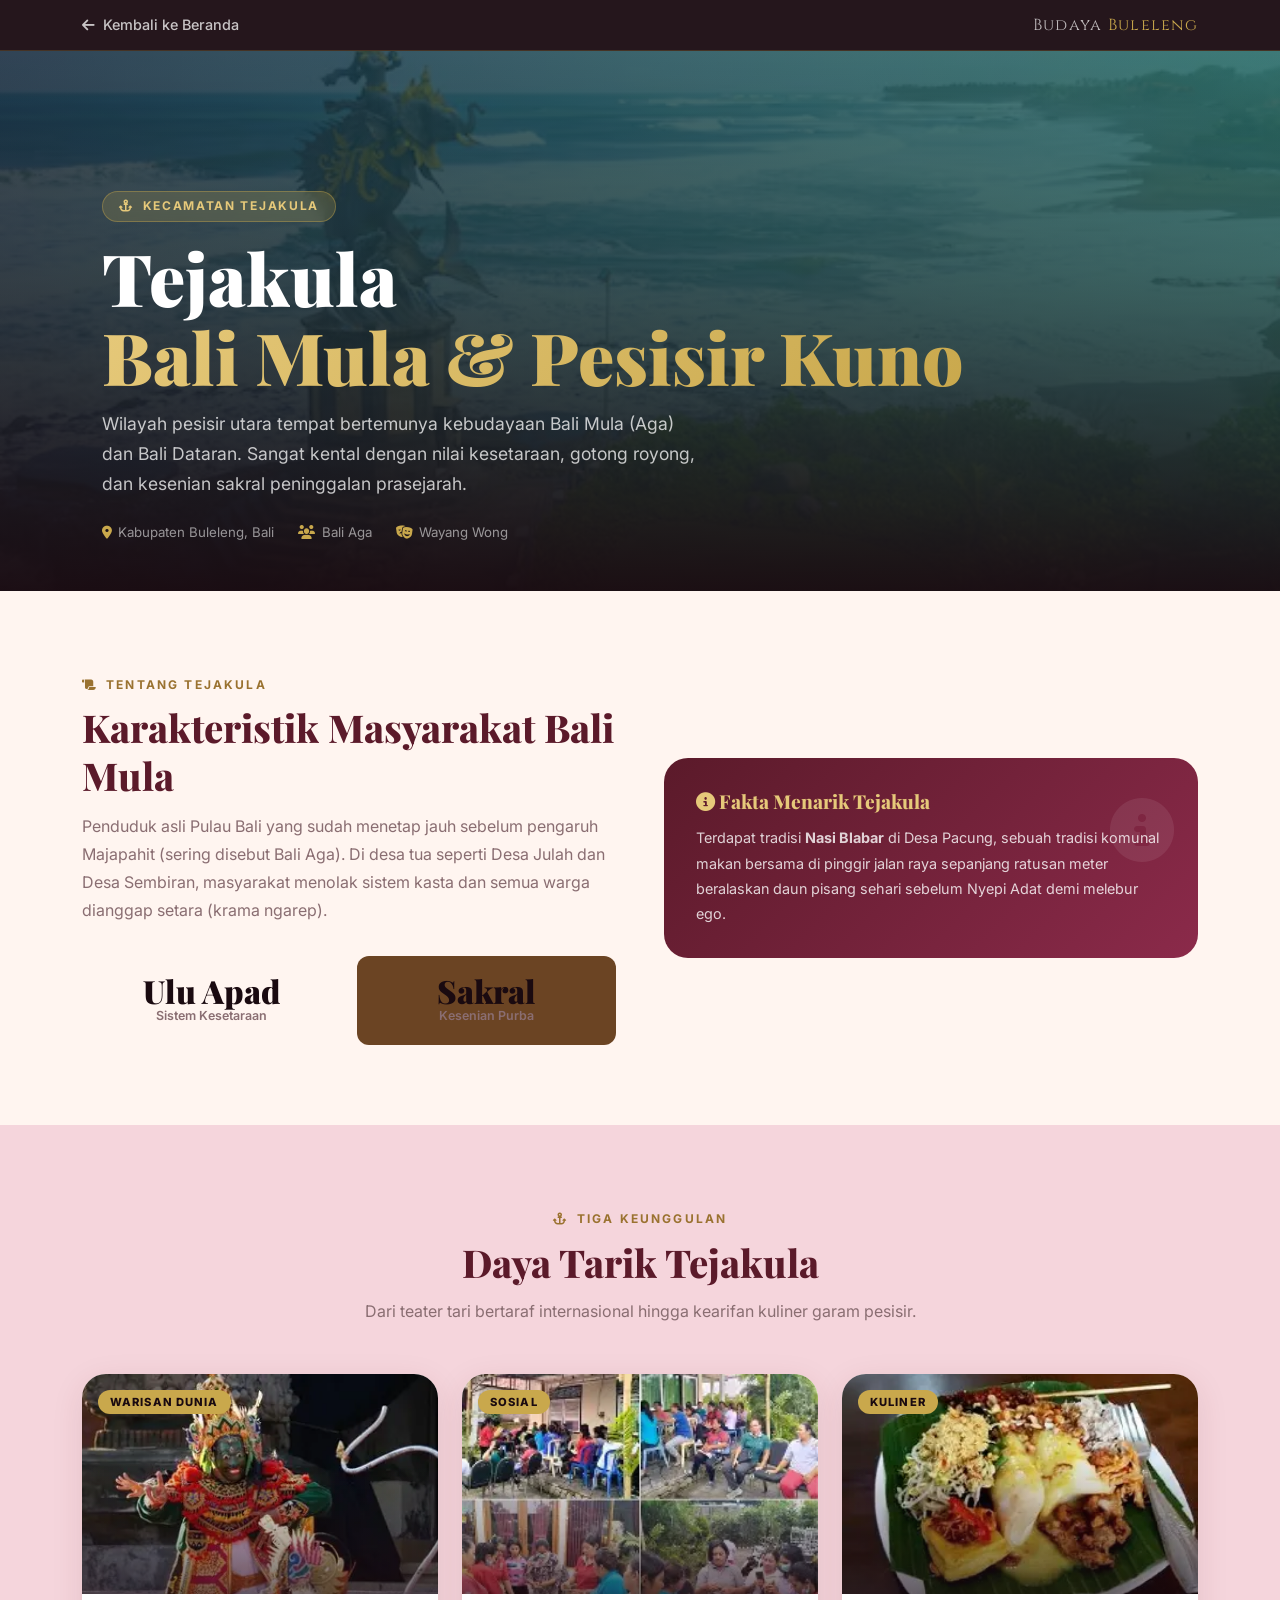
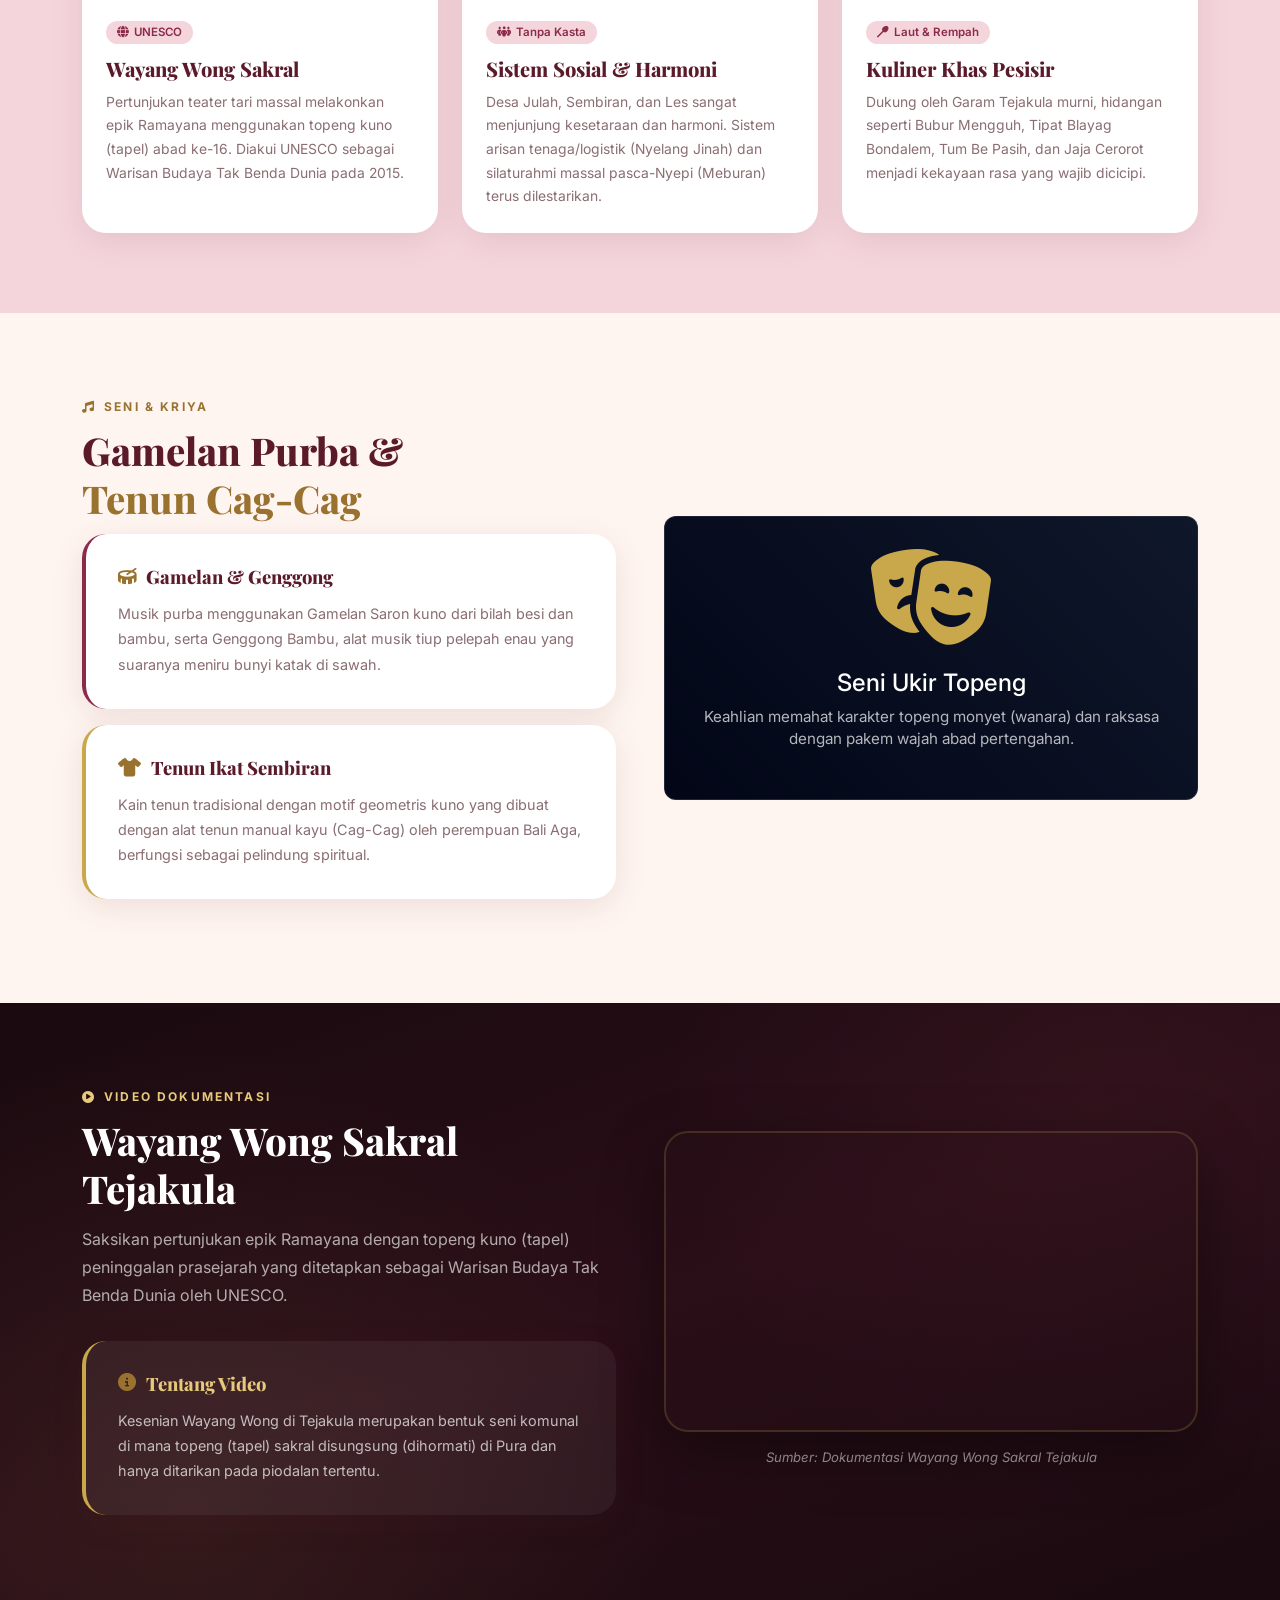
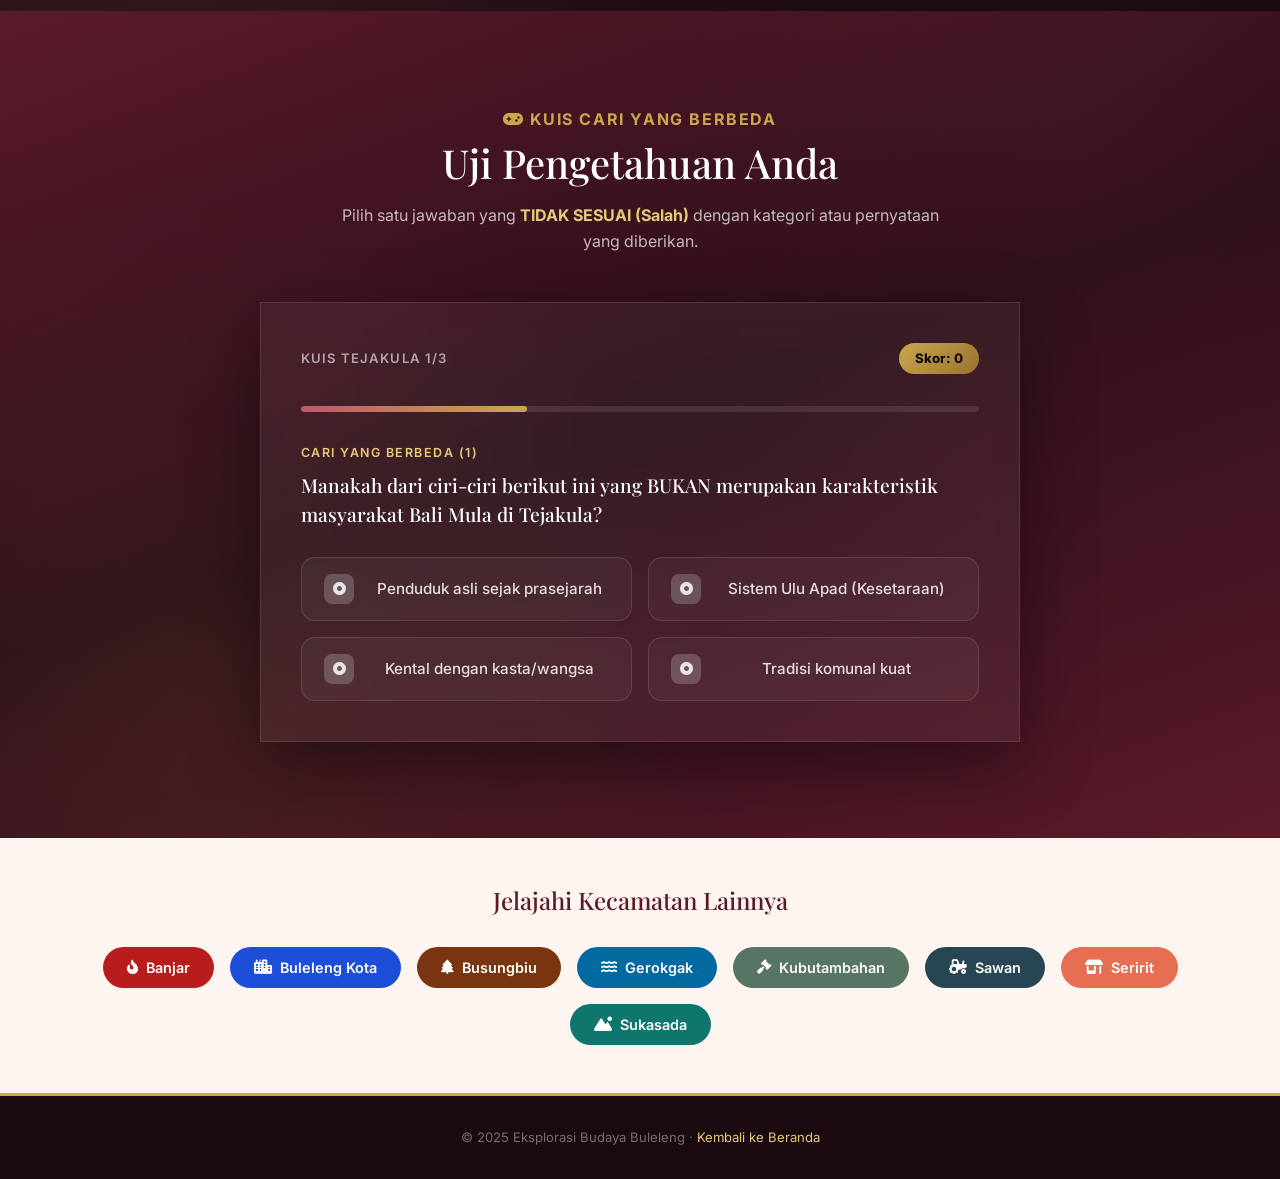
<file: tejakula.html>
<!DOCTYPE html>
<html lang="id">
<head>
  <meta charset="UTF-8"/>
  <meta name="viewport" content="width=device-width, initial-scale=1.0"/>
  <meta name="description" content="Eksplorasi budaya Kecamatan Tejakula, Buleleng, Bali. Desa Bali Mula, Wayang Wong, dan Garam Tradisional."/>
  <title>Tejakula – Eksplorasi Budaya Buleleng</title>
  <link href="https://cdn.jsdelivr.net/npm/bootstrap@5.3.3/dist/css/bootstrap.min.css" rel="stylesheet"/>
  <link href="https://cdnjs.cloudflare.com/ajax/libs/font-awesome/6.5.2/css/all.min.css" rel="stylesheet"/>
  <link href="https://fonts.googleapis.com/css2?family=Playfair+Display:ital,wght@0,400;0,700;0,900;1,400&family=Inter:wght@300;400;500;600;700&family=Cinzel:wght@400;700&display=swap" rel="stylesheet"/>
  <link href="kecamatan.css" rel="stylesheet"/>
</head>
<body>

<div class="topbar">
  <div class="container d-flex align-items-center justify-content-between">
    <a href="index.html" class="back-btn"><i class="fa-solid fa-arrow-left"></i> Kembali ke Beranda</a>
    <span class="topbar-brand"><span>Budaya</span> Buleleng</span>
  </div>
</div>

<div class="page-hero" style="background:linear-gradient(135deg, rgba(13,31,45,0.8), rgba(33,134,122,0.8)), url('footage/tejakula/tejakula.avif') center/cover;">
  <div class="page-hero-overlay"></div>
  <div class="page-hero-content container">
    <div class="page-hero-badge"><i class="fa-solid fa-anchor"></i> Kecamatan Tejakula</div>
    <h1 class="page-hero-title">Tejakula<br><span class="accent">Bali Mula & Pesisir Kuno</span></h1>
    <p class="page-hero-desc">Wilayah pesisir utara tempat bertemunya kebudayaan Bali Mula (Aga) dan Bali Dataran. Sangat kental dengan nilai kesetaraan, gotong royong, dan kesenian sakral peninggalan prasejarah.</p>
    <div class="hero-meta">
      <span class="hero-meta-item"><i class="fa-solid fa-location-dot"></i> Kabupaten Buleleng, Bali</span>
      <span class="hero-meta-item"><i class="fa-solid fa-users"></i> Bali Aga</span>
      <span class="hero-meta-item"><i class="fa-solid fa-masks-theater"></i> Wayang Wong</span>
    </div>
  </div>
</div>

<section class="content-section">
  <div class="container">
    <div class="row g-5 align-items-center">
      <div class="col-lg-6 reveal">
        <div class="sec-tag"><i class="fa-solid fa-scroll"></i> Tentang Tejakula</div>
        <h2 class="sec-title">Karakteristik Masyarakat Bali Mula</h2>
        <p class="sec-desc">Penduduk asli Pulau Bali yang sudah menetap jauh sebelum pengaruh Majapahit (sering disebut Bali Aga). Di desa tua seperti Desa Julah dan Desa Sembiran, masyarakat menolak sistem kasta dan semua warga dianggap setara (krama ngarep).</p>
        <div class="row g-3">
          <div class="col-6"><div class="stat-box" style="background:var(--primary-dark);"><div class="stat-box-number">Ulu Apad</div><div class="stat-box-label">Sistem Kesetaraan</div></div></div>
          <div class="col-6"><div class="stat-box" style="background:var(--brown);"><div class="stat-box-number">Sakral</div><div class="stat-box-label">Kesenian Purba</div></div></div>
        </div>
      </div>
      <div class="col-lg-6 reveal reveal-delay-2">
        <div class="fact-box">
          <h4><i class="fa-solid fa-circle-info"></i> Fakta Menarik Tejakula</h4>
          <p>Terdapat tradisi <strong>Nasi Blabar</strong> di Desa Pacung, sebuah tradisi komunal makan bersama di pinggir jalan raya sepanjang ratusan meter beralaskan daun pisang sehari sebelum Nyepi Adat demi melebur ego.</p>
        </div>
      </div>
    </div>
  </div>
</section>

<section class="content-section alt-bg">
  <div class="container">
    <div class="section-header text-center mb-5 reveal">
      <div class="sec-tag"><i class="fa-solid fa-anchor"></i> Tiga Keunggulan</div>
      <h2 class="sec-title">Daya Tarik Tejakula</h2>
      <p style="color:var(--text-muted);max-width:560px;margin:0 auto;font-size:1rem;line-height:1.7;">Dari teater tari bertaraf internasional hingga kearifan kuliner garam pesisir.</p>
    </div>
    <div class="row g-4">
      <div class="col-lg-4 col-md-6 reveal reveal-delay-1">
        <div class="topic-card">
          <div class="topic-card-img">
            <div style="width: 100%; height: 250px; background: url('footage/tejakula/wayangwongsakral.webp') center/cover; position:relative;">
            </div>
            <div class="topic-card-img-overlay"></div>
            <div class="topic-card-badge">Warisan Dunia</div>
          </div>
          <div class="topic-card-body">
            <div class="topic-tag"><i class="fa-solid fa-globe"></i> UNESCO</div>
            <h3>Wayang Wong Sakral</h3>
            <p>Pertunjukan teater tari massal melakonkan epik Ramayana menggunakan topeng kuno (tapel) abad ke-16. Diakui UNESCO sebagai Warisan Budaya Tak Benda Dunia pada 2015.</p>
          </div>
        </div>
      </div>
      <div class="col-lg-4 col-md-6 reveal reveal-delay-2">
        <div class="topic-card">
          <div class="topic-card-img">
            <div style="width: 100%; height: 250px; background: url('footage/tejakula/harmoni.webp') center/cover; position:relative;">
            </div>
            <div class="topic-card-img-overlay"></div>
            <div class="topic-card-badge">Sosial</div>
          </div>
          <div class="topic-card-body">
            <div class="topic-tag"><i class="fa-solid fa-people-group"></i> Tanpa Kasta</div>
            <h3>Sistem Sosial & Harmoni</h3>
            <p>Desa Julah, Sembiran, dan Les sangat menjunjung kesetaraan dan harmoni. Sistem arisan tenaga/logistik (Nyelang Jinah) dan silaturahmi massal pasca-Nyepi (Meburan) terus dilestarikan.</p>
          </div>
        </div>
      </div>
      <div class="col-lg-4 col-md-6 reveal reveal-delay-3">
        <div class="topic-card">
          <div class="topic-card-img">
            <div style="width: 100%; height: 250px; background: url('footage/tejakula/makanankhas.webp') center/cover; position:relative;">
            </div>
            <div class="topic-card-img-overlay"></div>
            <div class="topic-card-badge">Kuliner</div>
          </div>
          <div class="topic-card-body">
            <div class="topic-tag"><i class="fa-solid fa-spoon"></i> Laut & Rempah</div>
            <h3>Kuliner Khas Pesisir</h3>
            <p>Dukung oleh Garam Tejakula murni, hidangan seperti Bubur Mengguh, Tipat Blayag Bondalem, Tum Be Pasih, dan Jaja Cerorot menjadi kekayaan rasa yang wajib dicicipi.</p>
          </div>
        </div>
      </div>
    </div>
  </div>
</section>

<!-- Musik dan Kriya -->
<section class="content-section">
  <div class="container">
    <div class="row g-5 align-items-center">
      <div class="col-lg-6 reveal">
        <div class="sec-tag"><i class="fa-solid fa-music"></i> Seni & Kriya</div>
        <h2 class="sec-title">Gamelan Purba &<br><span style="color:var(--gold-dark);">Tenun Cag-Cag</span></h2>
        <div class="info-block mb-3">
          <h4><i class="fa-solid fa-drum"></i> Gamelan & Genggong</h4>
          <p>Musik purba menggunakan Gamelan Saron kuno dari bilah besi dan bambu, serta Genggong Bambu, alat musik tiup pelepah enau yang suaranya meniru bunyi katak di sawah.</p>
        </div>
        <div class="info-block gold-border">
          <h4><i class="fa-solid fa-shirt"></i> Tenun Ikat Sembiran</h4>
          <p>Kain tenun tradisional dengan motif geometris kuno yang dibuat dengan alat tenun manual kayu (Cag-Cag) oleh perempuan Bali Aga, berfungsi sebagai pelindung spiritual.</p>
        </div>
      </div>
      <div class="col-lg-6 reveal reveal-delay-2">
        <div style="background: linear-gradient(45deg, #020617, #0f172a); border-radius: 12px; padding: 2rem; border: 1px solid rgba(255,255,255,0.1); text-align: center;">
          <i class="fa-solid fa-masks-theater" style="font-size: 6rem; color: var(--gold); margin-bottom: 1.5rem;"></i>
          <h4 style="color: white;">Seni Ukir Topeng</h4>
          <p style="color: rgba(255,255,255,0.7); font-size: 0.95rem;">Keahlian memahat karakter topeng monyet (wanara) dan raksasa dengan pakem wajah abad pertengahan.</p>
        </div>
      </div>
    </div>
  </div>
</section>

<!-- VIDEO SECTION — TEJAKULA -->
<section class="video-section">
  <div class="container">
    <div class="row g-5 align-items-center">
      <div class="col-lg-6 reveal">
        <div class="sec-tag"><i class="fa-solid fa-play-circle"></i> Video Dokumentasi</div>
        <h2 class="sec-title">Wayang Wong Sakral<br>Tejakula</h2>
        <p class="sec-desc">Saksikan pertunjukan epik Ramayana dengan topeng kuno (tapel) peninggalan prasejarah yang ditetapkan sebagai Warisan Budaya Tak Benda Dunia oleh UNESCO.</p>
        <div class="info-block mb-3" style="background:rgba(255,255,255,0.05);border-color:var(--gold);">
          <h4 style="color:var(--gold-light);"><i class="fa-solid fa-info-circle"></i> Tentang Video</h4>
          <p style="color:rgba(255,255,255,0.7);">Kesenian Wayang Wong di Tejakula merupakan bentuk seni komunal di mana topeng (tapel) sakral disungsung (dihormati) di Pura dan hanya ditarikan pada piodalan tertentu.</p>
        </div>
      </div>
      <div class="col-lg-6 reveal reveal-delay-2">
        <div class="video-embed">
          <iframe src="https://www.youtube.com/embed/-Gs2Ph9Hg_I" title="Wayang Wong Sakral Tejakula" allowfullscreen loading="lazy"></iframe>
        </div>
        <p class="video-caption">Sumber: Dokumentasi Wayang Wong Sakral Tejakula</p>
      </div>
    </div>
  </div>
</section>

  <!-- QUIZ SECTION -->
  <section id="quiz-section">
    <div class="container text-center mb-5 reveal">
      <span class="section-tag" style="color:var(--gold); font-weight:700; letter-spacing:0.1em; text-transform:uppercase; display:block; margin-bottom:0.5rem;"><i class="fa-solid fa-gamepad"></i> Kuis Cari yang Berbeda</span>
      <h2 class="section-title" style="font-family:'Playfair Display',serif; font-size:2.5rem; color:var(--white); margin-bottom:1rem;">Uji Pengetahuan Anda</h2>
      <p class="section-desc" style="color:rgba(255,255,255,0.7); max-width:600px; margin:0 auto;">Pilih satu jawaban yang <strong style="color:var(--gold-light);">TIDAK SESUAI (Salah)</strong> dengan kategori atau pernyataan yang diberikan.</p>
    </div>
    <div class="container reveal">
      <div class="quiz-wrapper">
        <div class="quiz-box">
          <div class="quiz-header">
            <span class="quiz-progress-label">Kuis Tejakula <span id="quiz-progress-text">1/3</span></span>
            <span class="quiz-score-badge" id="quiz-score">Skor: 0</span>
          </div>
          <div class="quiz-progress-bar-wrap">
            <div class="quiz-progress-bar" id="quiz-progress-bar" style="width:33.33%;"></div>
          </div>
          
          <div id="quiz-content">
            <p class="quiz-q-num" id="quiz-q-num">Pertanyaan 1</p>
            <h3 class="quiz-question" id="quiz-question-text" style="font-size:1.2rem; font-weight:500;">
              <!-- Text Injected -->
            </h3>
            
            <div class="quiz-options" id="quiz-options-container" style="display: grid; grid-template-columns: repeat(auto-fit, minmax(240px, 1fr)); gap: 1rem;">
              <!-- Buttons Injected -->
            </div>
            
            <div class="quiz-feedback" id="quiz-feedback" style="margin-top: 2rem;"></div>
            <button class="quiz-next-btn" id="quiz-next-btn" onclick="nextQuestion()">Selanjutnya <i class="fa-solid fa-arrow-right"></i></button>
          </div>
          
          <div class="quiz-result" id="quiz-result">
            <span class="result-trophy">🏆</span>
            <h2 class="sec-title mb-3">Kuis Selesai!</h2>
            <p style="color:rgba(255,255,255,0.7); margin-bottom:2rem; font-size:1.1rem;">Skor Akhir Anda: <strong id="quiz-final-score" style="color:var(--gold-light); font-size:1.5rem;">0</strong> / 3</p>
            <button class="pdf-btn" onclick="resetQuiz()"><i class="fa-solid fa-rotate-right"></i> Coba Lagi</button>
          </div>
        </div>
      </div>
    </div>
  </section>

  <!-- Quiz Script -->
  <script>
    const questions = [
      {
        q: "Manakah dari ciri-ciri berikut ini yang BUKAN merupakan karakteristik masyarakat Bali Mula di Tejakula?",
        options: ["Penduduk asli sejak prasejarah", "Sistem Ulu Apad (Kesetaraan)", "Kental dengan kasta/wangsa", "Tradisi komunal kuat"],
        wrongIndex: 2,
        explanation: "Masyarakat Bali Aga di Tejakula (seperti Desa Julah/Sembiran) justru MENOLAK sistem kasta dan menganggap semua warga setara."
      },
      {
        q: "Manakah yang BUKAN merupakan kesenian/alat musik khas yang dilestarikan di Tejakula?",
        options: ["Wayang Wong Sakral", "Genggong Bambu", "Tenun Cag-Cag", "Tari Baris Putus"],
        wrongIndex: 3,
        explanation: "Tari Baris Putus adalah warisan tarian sakral dari Desa Sinabun yang berada di Kecamatan Sawan, bukan Tejakula."
      },
      {
        q: "Manakah dari kuliner berikut ini yang BUKAN merupakan kuliner pesisir khas Tejakula?",
        options: ["Siobak Singaraja", "Bubur Mengguh", "Tipat Blayag Bondalem", "Jaja Cerorot"],
        wrongIndex: 0,
        explanation: "Siobak adalah kuliner perpaduan Tionghoa-Bali yang identik dengan kawasan Pecinan di Buleleng (Kota) dan Seririt, bukan Tejakula."
      }
    ];

    let currentQ = 0;
    let score = 0;

    function renderQuestion() {
      const q = questions[currentQ];
      document.getElementById('quiz-q-num').innerText = `Cari Yang Berbeda (${currentQ + 1})`;
      document.getElementById('quiz-question-text').innerText = q.q;
      
      const optionsContainer = document.getElementById('quiz-options-container');
      optionsContainer.innerHTML = '';
      
      q.options.forEach((opt, idx) => {
        const btn = document.createElement('button');
        btn.className = 'quiz-option';
        btn.innerHTML = `<div class="quiz-option-letter" style="background:rgba(255,255,255,0.2);"><i class="fa-solid fa-circle-dot"></i></div> <span style="flex:1; text-align:center;">${opt}</span>`;
        btn.onclick = () => checkAnswer(idx, btn);
        optionsContainer.appendChild(btn);
      });
      
      document.getElementById('quiz-progress-text').innerText = `${currentQ + 1}/${questions.length}`;
      document.getElementById('quiz-progress-bar').style.width = `${((currentQ + 1) / questions.length) * 100}%`;
      
      const feedback = document.getElementById('quiz-feedback');
      feedback.className = 'quiz-feedback';
      feedback.style.display = 'none';
      document.getElementById('quiz-next-btn').classList.remove('show');
    }

    function checkAnswer(selectedIdx, btnElement) {
      const q = questions[currentQ];
      const buttons = document.querySelectorAll('.quiz-option');
      
      buttons.forEach(btn => btn.classList.add('disabled'));
      
      const feedback = document.getElementById('quiz-feedback');
      feedback.style.display = 'block';
      
      // We are looking for the WRONG index (the Odd one out)
      if (selectedIdx === q.wrongIndex) {
        btnElement.classList.add('correct'); // Correctly identified the wrong item
        score++;
        document.getElementById('quiz-score').innerText = `Skor: ${score}`;
        feedback.className = 'quiz-feedback correct-fb show';
        feedback.innerHTML = `<i class="fa-solid fa-circle-check"></i> <strong>Benar!</strong> ${q.explanation}`;
      } else {
        btnElement.classList.add('wrong');
        buttons[q.wrongIndex].classList.add('correct');
        feedback.className = 'quiz-feedback wrong-fb show';
        feedback.innerHTML = `<i class="fa-solid fa-circle-xmark"></i> <strong>Salah.</strong> Yang tidak sesuai adalah <strong>${q.options[q.wrongIndex]}</strong>. ${q.explanation}`;
      }
      
      document.getElementById('quiz-next-btn').classList.add('show');
    }

    function nextQuestion() {
      currentQ++;
      if (currentQ < questions.length) {
        renderQuestion();
      } else {
        document.getElementById('quiz-content').style.display = 'none';
        document.getElementById('quiz-result').classList.add('show');
        document.getElementById('quiz-final-score').innerText = score;
      }
    }

    function resetQuiz() {
      currentQ = 0;
      score = 0;
      document.getElementById('quiz-score').innerText = `Skor: 0`;
      document.getElementById('quiz-result').classList.remove('show');
      document.getElementById('quiz-content').style.display = 'block';
      renderQuestion();
    }

    document.addEventListener('DOMContentLoaded', renderQuestion);
  </script>

<section class="nav-kec-section">
  <div class="container">
    <h3>Jelajahi Kecamatan Lainnya</h3>
    <div class="row g-3 justify-content-center">
      <div class="col-auto"><a href="banjar.html" class="nav-kec-btn" style="background:#b91c1c;"><i class="fa-solid fa-fire-flame-curved"></i> Banjar</a></div>
      <div class="col-auto"><a href="buleleng.html" class="nav-kec-btn" style="background:#1d4ed8;"><i class="fa-solid fa-city"></i> Buleleng Kota</a></div>
      <div class="col-auto"><a href="busungbiu.html" class="nav-kec-btn" style="background:#78350f;"><i class="fa-solid fa-tree"></i> Busungbiu</a></div>
      <div class="col-auto"><a href="gerokgak.html" class="nav-kec-btn" style="background:#0369a1;"><i class="fa-solid fa-water"></i> Gerokgak</a></div>
      <div class="col-auto"><a href="kubutambahan.html" class="nav-kec-btn" style="background:#577565;"><i class="fa-solid fa-gavel"></i> Kubutambahan</a></div>
      <div class="col-auto"><a href="sawan.html" class="nav-kec-btn" style="background:#264653;"><i class="fa-solid fa-tractor"></i> Sawan</a></div>
      <div class="col-auto"><a href="seririt.html" class="nav-kec-btn" style="background:#e76f51;"><i class="fa-solid fa-shop"></i> Seririt</a></div>
      <div class="col-auto"><a href="sukasada.html" class="nav-kec-btn" style="background:#0f766e;"><i class="fa-solid fa-mountain-sun"></i> Sukasada</a></div>
    </div>
  </div>
</section>

<div class="page-footer"><p>&copy; 2025 Eksplorasi Budaya Buleleng &middot; <a href="index.html">Kembali ke Beranda</a></p></div>

<script src="https://cdn.jsdelivr.net/npm/bootstrap@5.3.3/dist/js/bootstrap.bundle.min.js"></script>
<script>
  const ro = new IntersectionObserver(entries => entries.forEach(e => { if(e.isIntersecting){ e.target.classList.add('visible'); ro.unobserve(e.target); } }), {threshold:0.1, rootMargin:'0px 0px -40px 0px'});
  document.querySelectorAll('.reveal').forEach(el => ro.observe(el));
</script>
</body>
</html>
</file>
<file: style.css>
/* ===================================================
   EKSPLORASI BUDAYA BULELENG — Main Stylesheet
   Palette: Maroon / Deep Red / Gold
   =================================================== */

/* ─── ROOT VARIABLES ─── */
:root {
  --gold:        #C9A84C;
  --gold-light:  #E6C97A;
  --gold-dark:   #9A7230;
  --primary:     #5B1A2A;
  --primary-mid: #8B2A4A;
  --primary-light:#C0576A;
  --primary-pale: #F5D5DC;
  --brown:       #6B4423;
  --brown-light: #A0714F;
  --cream:       #FFF5F0;
  --dark:        #1A0A10;
  --text-muted:  #8A6E72;
  --white:       #FFFFFF;
  --shadow-soft: 0 8px 32px rgba(91,26,42,0.10);
  --shadow-card: 0 16px 48px rgba(91,26,42,0.16);
  --radius-lg:   20px;
  --radius-xl:   32px;
  --transition:  all 0.35s cubic-bezier(0.4, 0, 0.2, 1);
}

/* ─── RESET ─── */
*, *::before, *::after { box-sizing: border-box; margin: 0; padding: 0; }
html { scroll-behavior: smooth; }
body { font-family: 'Inter', sans-serif; background: var(--cream); color: var(--dark); overflow-x: hidden; }

::-webkit-scrollbar { width: 8px; }
::-webkit-scrollbar-track { background: var(--dark); }
::-webkit-scrollbar-thumb { background: var(--gold); border-radius: 4px; }

/* ─── NAVBAR ─── */
#mainNav {
  position: fixed; top: 0; left: 0; right: 0; z-index: 1000;
  padding: 1rem 2rem; transition: var(--transition); background: transparent;
}
#mainNav.scrolled {
  background: rgba(26, 10, 16, 0.94);
  backdrop-filter: blur(16px); -webkit-backdrop-filter: blur(16px);
  padding: 0.6rem 2rem; box-shadow: 0 4px 24px rgba(91,26,42,0.3);
}
.nav-brand { font-family: 'Cinzel', serif; font-size: 1.25rem; color: var(--gold) !important; text-decoration: none; letter-spacing: 0.08em; }
.nav-brand span { color: var(--white); }
.navbar-toggler { border: 1.5px solid var(--gold); padding: 4px 8px; background: transparent; cursor: pointer; }
.navbar-toggler-icon { background-image: url("data:image/svg+xml,%3csvg xmlns='http://www.w3.org/2000/svg' viewBox='0 0 30 30'%3e%3cpath stroke='rgba%28201%2C168%2C76%2C1%29' stroke-linecap='round' stroke-miterlimit='10' stroke-width='2' d='M4 7h22M4 15h22M4 23h22'/%3e%3c/svg%3e"); width:24px; height:24px; display:block; }
.nav-link-item { color: rgba(255,255,255,0.85) !important; font-size: 0.9rem; font-weight: 500; letter-spacing: 0.04em; padding: 0.4rem 1rem !important; position: relative; transition: color 0.3s; text-decoration: none; }
.nav-link-item::after { content: ''; position: absolute; bottom: 0; left: 50%; right: 50%; height: 2px; background: var(--gold); transition: var(--transition); border-radius: 2px; }
.nav-link-item:hover { color: var(--gold-light) !important; }
.nav-link-item:hover::after { left: 10%; right: 10%; }
.nav-link-item.active-section { color: var(--gold-light) !important; }

/* ─── HERO ─── */
#hero {
  position: relative; min-height: 100vh; display: flex; align-items: center; justify-content: center; overflow: hidden;
  background: linear-gradient(135deg, #1A0A10 0%, #3D1425 35%, #5B1A2A 70%, #3D1425 100%);
}
#hero::before {
  content: ''; position: absolute; inset: 0;
  background-image: radial-gradient(circle at 20% 50%, rgba(201,168,76,0.12) 0%, transparent 50%), radial-gradient(circle at 80% 20%, rgba(192,87,106,0.10) 0%, transparent 40%), radial-gradient(circle at 60% 80%, rgba(201,168,76,0.08) 0%, transparent 35%);
  pointer-events: none;
}
.hero-ornament { position: absolute; pointer-events: none; }
.hero-ornament-top { top: -80px; right: -80px; width: 500px; height: 500px; background: radial-gradient(circle, var(--gold) 0%, transparent 70%); border-radius: 50%; filter: blur(60px); opacity: 0.15; }
.hero-ornament-bottom { bottom: -60px; left: -60px; width: 400px; height: 400px; background: radial-gradient(circle, var(--primary-light) 0%, transparent 70%); border-radius: 50%; filter: blur(50px); opacity: 0.12; }
.particles-container { position: absolute; inset: 0; overflow: hidden; pointer-events: none; }
.particle { position: absolute; border-radius: 50%; animation: floatParticle linear infinite; opacity: 0; }
@keyframes floatParticle {
  0% { transform: translateY(100vh) scale(0); opacity: 0; }
  10% { opacity: 0.6; } 90% { opacity: 0.3; }
  100% { transform: translateY(-20px) scale(1); opacity: 0; }
}
.hero-content { position: relative; z-index: 10; text-align: center; padding: 2rem; }
.hero-badge { display: inline-flex; align-items: center; gap: 0.5rem; background: rgba(201,168,76,0.15); border: 1px solid rgba(201,168,76,0.4); color: var(--gold-light); padding: 0.4rem 1.2rem; border-radius: 50px; font-size: 0.8rem; font-weight: 600; letter-spacing: 0.12em; text-transform: uppercase; margin-bottom: 1.5rem; backdrop-filter: blur(8px); animation: fadeInDown 0.8s ease both; }
.hero-title { font-family: 'Playfair Display', serif; font-size: clamp(2.8rem, 7vw, 5.5rem); font-weight: 900; line-height: 1.1; color: var(--white); margin-bottom: 1rem; animation: fadeInUp 0.9s ease 0.2s both; }
.hero-title .accent { background: linear-gradient(135deg, var(--gold-light), var(--gold)); -webkit-background-clip: text; -webkit-text-fill-color: transparent; background-clip: text; }
.hero-subtitle { font-size: clamp(1rem, 2.5vw, 1.3rem); color: rgba(255,255,255,0.75); line-height: 1.7; max-width: 620px; margin: 0 auto 2.5rem; animation: fadeInUp 1s ease 0.4s both; }
.hero-cta-group { display: flex; gap: 1rem; justify-content: center; flex-wrap: wrap; animation: fadeInUp 1s ease 0.6s both; }
.btn-primary-custom { display: inline-flex; align-items: center; gap: 0.5rem; background: linear-gradient(135deg, var(--gold), var(--gold-dark)); color: var(--dark); font-weight: 700; font-size: 1rem; padding: 0.9rem 2.2rem; border-radius: 50px; text-decoration: none; border: none; cursor: pointer; transition: var(--transition); box-shadow: 0 6px 24px rgba(201,168,76,0.4); letter-spacing: 0.02em; }
.btn-primary-custom:hover { transform: translateY(-3px) scale(1.02); box-shadow: 0 12px 36px rgba(201,168,76,0.55); color: var(--dark); }
.btn-secondary-custom { display: inline-flex; align-items: center; gap: 0.5rem; background: transparent; color: var(--white); font-weight: 600; font-size: 1rem; padding: 0.85rem 2rem; border-radius: 50px; text-decoration: none; border: 1.5px solid rgba(255,255,255,0.35); cursor: pointer; transition: var(--transition); backdrop-filter: blur(8px); letter-spacing: 0.02em; }
.btn-secondary-custom:hover { background: rgba(255,255,255,0.1); border-color: var(--gold); color: var(--gold-light); transform: translateY(-2px); }
.hero-scroll-indicator { position: absolute; bottom: 2.5rem; left: 50%; transform: translateX(-50%); display: flex; flex-direction: column; align-items: center; gap: 0.5rem; color: rgba(255,255,255,0.5); font-size: 0.75rem; letter-spacing: 0.12em; text-transform: uppercase; animation: fadeIn 1.5s ease 1.2s both; }
.scroll-line { width: 1px; height: 50px; background: linear-gradient(to bottom, rgba(201,168,76,0.8), transparent); animation: scrollPulse 2s ease infinite; }
@keyframes scrollPulse { 0%, 100% { opacity: 0.4; } 50% { opacity: 1; } }

/* ─── SECTION STYLES ─── */
.section-header { text-align: center; margin-bottom: 4rem; }
.section-tag { display: inline-flex; align-items: center; gap: 0.5rem; color: var(--gold-dark); font-size: 0.78rem; font-weight: 700; letter-spacing: 0.18em; text-transform: uppercase; margin-bottom: 0.8rem; }
.section-title { font-family: 'Playfair Display', serif; font-size: clamp(2rem, 4.5vw, 3rem); font-weight: 800; color: var(--primary); line-height: 1.2; margin-bottom: 1rem; }
.section-desc { font-size: 1.05rem; color: var(--text-muted); max-width: 580px; margin: 0 auto; line-height: 1.75; }

/* ─── STATS STRIP ─── */
#intro-strip { background: linear-gradient(135deg, var(--primary), var(--primary-mid)); padding: 3rem 0; }
.strip-inner { display: flex; align-items: center; justify-content: center; gap: 3rem; flex-wrap: wrap; }
.strip-stat { text-align: center; color: var(--white); }
.strip-stat-number { font-family: 'Playfair Display', serif; font-size: 2.8rem; font-weight: 900; color: var(--gold-light); line-height: 1; margin-bottom: 0.3rem; }
.strip-stat-label { font-size: 0.82rem; color: rgba(255,255,255,0.65); letter-spacing: 0.1em; text-transform: uppercase; }
.strip-divider { width: 1px; height: 60px; background: rgba(255,255,255,0.15); }

/* ─── KECAMATAN ─── */
#kecamatan { padding: 6rem 0; background: var(--cream); position: relative; }
#kecamatan::before { content: ''; position: absolute; top: 0; left: 0; right: 0; height: 6px; background: linear-gradient(90deg, var(--gold), var(--primary-light), var(--gold)); }
.kec-tabs { display: flex; gap: 0.5rem; justify-content: center; flex-wrap: wrap; margin-bottom: 3rem; }
.kec-tab { padding: 0.55rem 1.3rem; border-radius: 50px; border: 1.5px solid var(--primary-mid); background: transparent; color: var(--primary-mid); font-size: 0.88rem; font-weight: 600; cursor: pointer; transition: var(--transition); letter-spacing: 0.03em; font-family: 'Inter', sans-serif; }
.kec-tab:hover, .kec-tab.active { background: var(--primary-mid); color: var(--white); box-shadow: 0 4px 16px rgba(139,42,74,0.35); transform: translateY(-2px); }
.kec-card { display: none; animation: fadeInUp 0.5s ease both; }
.kec-card.active { display: block; }
.kec-main-card { background: var(--white); border-radius: var(--radius-xl); overflow: hidden; box-shadow: var(--shadow-card); display: grid; grid-template-columns: 1fr 1fr; min-height: 480px; transition: var(--transition); }
.kec-main-card:hover { box-shadow: 0 20px 60px rgba(91,26,42,0.22); }
@media (max-width: 768px) { .kec-main-card { grid-template-columns: 1fr; } }
.kec-visual { position: relative; overflow: hidden; min-height: 360px; }
.kec-visual-overlay { position: absolute; inset: 0; background: linear-gradient(135deg, rgba(26,10,16,0.45) 0%, rgba(26,10,16,0.1) 100%); }
.kec-icon-big { display: none; }
.kec-visual-badge { position: absolute; top: 1.5rem; left: 1.5rem; background: var(--gold); color: var(--dark); padding: 0.3rem 0.9rem; border-radius: 50px; font-size: 0.72rem; font-weight: 800; letter-spacing: 0.12em; text-transform: uppercase; }
.kec-visual-num { position: absolute; bottom: 1.5rem; right: 1.5rem; font-family: 'Playfair Display', serif; font-size: 5rem; font-weight: 900; color: rgba(255,255,255,0.12); line-height: 1; }
.kec-info { padding: 2.5rem; display: flex; flex-direction: column; justify-content: center; }
.kec-info-title { font-family: 'Playfair Display', serif; font-size: 2rem; font-weight: 800; color: var(--primary); margin-bottom: 0.4rem; }
.kec-info-subtitle { font-size: 0.82rem; color: var(--text-muted); letter-spacing: 0.1em; text-transform: uppercase; margin-bottom: 1.5rem; font-weight: 600; }
.kec-highlight-list { list-style: none; display: flex; flex-direction: column; gap: 1rem; }
.kec-highlight-item { display: flex; align-items: flex-start; gap: 1rem; padding: 0.9rem 1.1rem; background: var(--primary-pale); border-radius: 12px; border-left: 3px solid var(--primary-light); transition: var(--transition); }
.kec-highlight-item:hover { background: #f0b8c4; transform: translateX(4px); }
.kec-highlight-icon { width: 38px; height: 38px; background: linear-gradient(135deg, var(--primary-mid), var(--primary-light)); border-radius: 10px; display: flex; align-items: center; justify-content: center; color: var(--white); font-size: 0.95rem; flex-shrink: 0; }
.kec-highlight-text h5 { font-size: 0.88rem; font-weight: 700; color: var(--primary); margin-bottom: 0.2rem; }
.kec-highlight-text p { font-size: 0.78rem; color: var(--text-muted); line-height: 1.55; margin: 0; }
.kec-sub-cards { display: grid; grid-template-columns: repeat(3, 1fr); gap: 1.25rem; margin-top: 1.5rem; }
@media (max-width: 576px) { .kec-sub-cards { grid-template-columns: 1fr; } }
@media (max-width: 992px) and (min-width: 577px) { .kec-sub-cards { grid-template-columns: 1fr 1fr; } }
.kec-sub-card { background: var(--white); border-radius: var(--radius-lg); padding: 1.5rem; box-shadow: var(--shadow-soft); border-bottom: 3px solid var(--gold); transition: var(--transition); cursor: pointer; }
.kec-sub-card:hover { transform: translateY(-6px); box-shadow: var(--shadow-card); }
.kec-sub-card-icon { width: 48px; height: 48px; background: linear-gradient(135deg, var(--gold), var(--gold-dark)); border-radius: 14px; display: flex; align-items: center; justify-content: center; color: var(--white); font-size: 1.2rem; margin-bottom: 1rem; }
.kec-sub-card h4 { font-size: 0.92rem; font-weight: 700; color: var(--primary); margin-bottom: 0.4rem; }
.kec-sub-card p { font-size: 0.78rem; color: var(--text-muted); line-height: 1.6; margin: 0; }

/* KECAMATAN BACKGROUNDS */
.bg-sukasada  { background: url('footage/sukasada/sukasada.png') center/cover no-repeat; }
.bg-gerokgak  { background: url('footage/gerokgak/gerokgak.jpg') center/cover no-repeat; }
.bg-buleleng  { background: url('footage/buleleng/buleleng.png') center/cover no-repeat; }
.bg-banjar    { background: url('footage/banjar/banjar.png') center/cover no-repeat; }
.bg-busungbiu { background: url('footage/busungbiu/busungbiu.png') center/cover no-repeat; }
.bg-kubutambahan { background: url('footage/kubutambahan/kubutambahan.jpg') center/cover no-repeat; }
.bg-sawan     { background: url('footage/sawan/sawan.webp') center/cover no-repeat; }
.bg-seririt   { background: url('footage/seririt/seririt.webp') center/cover no-repeat; }
.bg-tejakula  { background: url('footage/tejakula/tejakula.avif') center/cover no-repeat; }

/* ─── GAME SECTION & QUIZ SECTION ─── */
#game, #quiz-section { padding: 6rem 0; background: linear-gradient(160deg, var(--primary) 0%, #2A0E18 50%, var(--primary) 100%); position: relative; overflow: hidden; }
#game::before, #quiz-section::before { content: ''; position: absolute; inset: 0; background-image: radial-gradient(circle at 15% 85%, rgba(201,168,76,0.08) 0%, transparent 40%), radial-gradient(circle at 85% 15%, rgba(192,87,106,0.06) 0%, transparent 35%); pointer-events: none; }
#game .section-title, #quiz-section .section-title { color: var(--white); }
#game .section-desc, #quiz-section .section-desc { color: rgba(255,255,255,0.65); }
#game .section-tag, #quiz-section .section-tag { color: var(--gold-light); }
.quiz-wrapper { max-width: 760px; margin: 0 auto; }
.quiz-box { background: rgba(255,255,255,0.05); border: 1px solid rgba(255,255,255,0.1); border-radius: var(--radius-xl); padding: 2.5rem; backdrop-filter: blur(12px); -webkit-backdrop-filter: blur(12px); box-shadow: 0 24px 64px rgba(0,0,0,0.4); }
.quiz-header { display: flex; align-items: center; justify-content: space-between; margin-bottom: 2rem; flex-wrap: wrap; gap: 1rem; }
.quiz-progress-label { font-size: 0.82rem; color: rgba(255,255,255,0.6); font-weight: 600; letter-spacing: 0.08em; text-transform: uppercase; }
.quiz-score-badge { background: linear-gradient(135deg, var(--gold), var(--gold-dark)); color: var(--dark); padding: 0.35rem 1rem; border-radius: 50px; font-size: 0.82rem; font-weight: 800; }
.quiz-progress-bar-wrap { height: 6px; background: rgba(255,255,255,0.1); border-radius: 3px; margin-bottom: 2rem; overflow: hidden; }
.quiz-progress-bar { height: 100%; background: linear-gradient(90deg, var(--primary-light), var(--gold)); border-radius: 3px; transition: width 0.5s ease; }
.quiz-question { font-family: 'Playfair Display', serif; font-size: clamp(1.1rem, 2.5vw, 1.35rem); font-weight: 700; color: var(--white); line-height: 1.5; margin-bottom: 0.5rem; }
.quiz-q-num { font-size: 0.78rem; color: var(--gold-light); font-weight: 600; letter-spacing: 0.12em; text-transform: uppercase; margin-bottom: 0.5rem; }
.quiz-options { display: flex; flex-direction: column; gap: 0.75rem; margin-top: 1.8rem; }
.quiz-option { display: flex; align-items: center; gap: 1rem; padding: 1rem 1.4rem; border-radius: 14px; border: 1.5px solid rgba(255,255,255,0.12); background: rgba(255,255,255,0.04); cursor: pointer; transition: var(--transition); color: rgba(255,255,255,0.85); font-size: 0.95rem; font-weight: 500; position: relative; overflow: hidden; text-align: left; width: 100%; font-family: 'Inter', sans-serif; }
.quiz-option:hover:not(.disabled) { border-color: var(--primary-light); transform: translateX(6px); color: var(--white); background: rgba(192,87,106,0.15); }
.quiz-option.correct { border-color: #4ade80; background: rgba(74,222,128,0.15); color: #86efac; animation: pulseCorrect 0.5s ease; }
.quiz-option.wrong { border-color: #f87171; background: rgba(248,113,113,0.12); color: #fca5a5; animation: shakeWrong 0.5s ease; }
.quiz-option.disabled { cursor: not-allowed; pointer-events: none; }
@keyframes pulseCorrect { 0% { transform: scale(1); } 40% { transform: scale(1.03) translateX(4px); } 100% { transform: scale(1); } }
@keyframes shakeWrong { 0%, 100% { transform: translateX(0); } 20% { transform: translateX(-8px); } 40% { transform: translateX(8px); } 60% { transform: translateX(-5px); } 80% { transform: translateX(5px); } }
.quiz-option-letter { width: 30px; height: 30px; border-radius: 8px; background: rgba(255,255,255,0.1); display: flex; align-items: center; justify-content: center; font-size: 0.8rem; font-weight: 800; flex-shrink: 0; }
.quiz-feedback { margin-top: 1.2rem; padding: 0.9rem 1.2rem; border-radius: 12px; font-size: 0.9rem; font-weight: 500; display: none; }
.quiz-feedback.show { display: block; animation: fadeInUp 0.4s ease; }
.quiz-feedback.correct-fb { background: rgba(74,222,128,0.12); border: 1px solid rgba(74,222,128,0.3); color: #86efac; }
.quiz-feedback.wrong-fb { background: rgba(248,113,113,0.1); border: 1px solid rgba(248,113,113,0.25); color: #fca5a5; }
.quiz-next-btn { margin-top: 1.5rem; width: 100%; padding: 0.9rem; border-radius: 14px; border: none; background: linear-gradient(135deg, var(--gold), var(--gold-dark)); color: var(--dark); font-weight: 800; font-size: 1rem; cursor: pointer; transition: var(--transition); display: none; letter-spacing: 0.03em; font-family: 'Inter', sans-serif; }
.quiz-next-btn.show { display: block; animation: fadeInUp 0.4s ease; }
.quiz-next-btn:hover { transform: translateY(-2px); box-shadow: 0 8px 24px rgba(201,168,76,0.4); }
.quiz-result { display: none; text-align: center; animation: fadeInUp 0.6s ease; }
.quiz-result.show { display: block; }
.result-trophy { font-size: 4.5rem; margin-bottom: 1rem; animation: trophyBounce 1s ease 0.3s both; display: block; }
@keyframes trophyBounce { 0% { transform: scale(0) rotate(-10deg); opacity: 0; } 60% { transform: scale(1.15) rotate(3deg); opacity: 1; } 100% { transform: scale(1) rotate(0); opacity: 1; } }

/* QUIZ INPUTS & BUTTONS */
.quiz-input-text { width: 100%; padding: 1.2rem; border-radius: 14px; border: 1.5px solid rgba(255,255,255,0.12); background: rgba(255,255,255,0.04); color: var(--white); font-size: 1.1rem; outline: none; transition: var(--transition); font-family: 'Inter', sans-serif; text-align: center; }
.quiz-input-text:focus { border-color: var(--gold-light); background: rgba(255,255,255,0.08); }
.quiz-submit-btn { margin-top: 1rem; width: 100%; padding: 1.2rem; border-radius: 14px; border: none; background: rgba(255,255,255,0.1); color: var(--white); font-weight: 700; font-size: 1.1rem; cursor: pointer; transition: var(--transition); font-family: 'Inter', sans-serif; display: flex; justify-content: center; align-items: center; gap: 0.5rem; }
.quiz-submit-btn:hover { background: var(--gold); color: var(--dark); transform: translateY(-2px); }

@keyframes trophyBounce { 0% { transform: scale(0) rotate(-10deg); opacity: 0; } 60% { transform: scale(1.15) rotate(3deg); opacity: 1; } 100% { transform: scale(1) rotate(0); opacity: 1; } }
.result-score-display { font-family: 'Playfair Display', serif; font-size: 4.5rem; font-weight: 900; background: linear-gradient(135deg, var(--gold-light), var(--gold)); -webkit-background-clip: text; -webkit-text-fill-color: transparent; background-clip: text; line-height: 1; margin-bottom: 0.4rem; }
.result-score-label { font-size: 1rem; color: rgba(255,255,255,0.6); margin-bottom: 1.5rem; }
.result-message { font-size: 1.2rem; font-weight: 600; color: var(--white); margin-bottom: 0.5rem; }
.result-submessage { font-size: 0.9rem; color: rgba(255,255,255,0.55); margin-bottom: 2rem; line-height: 1.65; }
.result-stars { display: flex; justify-content: center; gap: 0.5rem; font-size: 2rem; margin-bottom: 1.5rem; }
.star-fill { color: var(--gold); }
.star-empty { color: rgba(255,255,255,0.2); }
.quiz-restart-btn { display: inline-flex; align-items: center; gap: 0.5rem; padding: 0.9rem 2.2rem; border-radius: 50px; border: none; background: linear-gradient(135deg, var(--primary-light), var(--primary-mid)); color: var(--white); font-weight: 700; font-size: 1rem; cursor: pointer; transition: var(--transition); font-family: 'Inter', sans-serif; }
.quiz-restart-btn:hover { transform: translateY(-3px); box-shadow: 0 8px 24px rgba(139,42,74,0.4); }

/* ─── HIGHLIGHTS ─── */
#highlights { padding: 5rem 0; background: linear-gradient(180deg, var(--cream) 0%, #fce8ec 100%); }
.highlight-card { background: var(--white); border-radius: var(--radius-lg); padding: 2rem; text-align: center; box-shadow: var(--shadow-soft); transition: var(--transition); height: 100%; }
.highlight-card:nth-child(1) { border-top: 4px solid var(--primary-mid); }
.highlight-card:nth-child(2) { border-top: 4px solid var(--gold); }
.highlight-card:nth-child(3) { border-top: 4px solid var(--brown); }
.highlight-card:nth-child(4) { border-top: 4px solid var(--primary-light); }
.highlight-card:hover { transform: translateY(-8px); box-shadow: var(--shadow-card); }
.highlight-icon { width: 64px; height: 64px; border-radius: 18px; display: flex; align-items: center; justify-content: center; font-size: 1.7rem; margin: 0 auto 1.2rem; }
.highlight-card:nth-child(1) .highlight-icon { background: rgba(139,42,74,0.12); color: var(--primary-mid); }
.highlight-card:nth-child(2) .highlight-icon { background: rgba(201,168,76,0.12); color: var(--gold-dark); }
.highlight-card:nth-child(3) .highlight-icon { background: rgba(107,68,35,0.12); color: var(--brown); }
.highlight-card:nth-child(4) .highlight-icon { background: rgba(192,87,106,0.12); color: var(--primary-light); }
.highlight-card h3 { font-family: 'Playfair Display', serif; font-size: 1.2rem; font-weight: 700; color: var(--primary); margin-bottom: 0.7rem; }
.highlight-card p { font-size: 0.87rem; color: var(--text-muted); line-height: 1.7; margin: 0; }

/* ─── FOOTER ─── */
#footer { background: var(--dark); color: var(--white); padding: 4rem 0 2rem; position: relative; overflow: hidden; }
#footer::before { content: ''; position: absolute; top: 0; left: 0; right: 0; height: 3px; background: linear-gradient(90deg, var(--gold), var(--primary-light), var(--gold)); }
.footer-brand { font-family: 'Cinzel', serif; font-size: 1.8rem; font-weight: 700; color: var(--gold-light); margin-bottom: 0.8rem; }
.footer-tagline { font-size: 0.9rem; color: rgba(255,255,255,0.55); line-height: 1.7; max-width: 320px; }
.footer-heading { font-size: 0.78rem; font-weight: 700; letter-spacing: 0.15em; text-transform: uppercase; color: var(--gold-light); margin-bottom: 1.2rem; }
.footer-links { list-style: none; padding: 0; }
.footer-links li { margin-bottom: 0.6rem; }
.footer-links a { color: rgba(255,255,255,0.55); text-decoration: none; font-size: 0.88rem; transition: color 0.3s; display: inline-block; }
.footer-links a:hover { color: var(--gold-light); }
.footer-social { display: flex; gap: 0.8rem; margin-top: 1rem; }
.social-btn { width: 40px; height: 40px; border-radius: 10px; background: rgba(255,255,255,0.06); border: 1px solid rgba(255,255,255,0.1); display: flex; align-items: center; justify-content: center; color: rgba(255,255,255,0.6); text-decoration: none; font-size: 1rem; transition: var(--transition); }
.social-btn:hover { background: var(--gold); color: var(--dark); border-color: var(--gold); transform: translateY(-3px); }
.footer-divider { border-color: rgba(255,255,255,0.08); margin: 2.5rem 0 1.5rem; }
.footer-bottom { display: flex; align-items: center; justify-content: space-between; flex-wrap: wrap; gap: 1rem; }
.footer-copy { font-size: 0.82rem; color: rgba(255,255,255,0.35); }
.footer-copy a { color: var(--gold-light); text-decoration: none; }
.footer-made { font-size: 0.78rem; color: rgba(255,255,255,0.25); }

/* ─── MUSIC PLAYER ─── */
.music-player {
  position: fixed; bottom: 1.5rem; right: 1.5rem; z-index: 999;
  display: flex; align-items: center; gap: 0.6rem;
  background: rgba(26,10,16,0.92); backdrop-filter: blur(14px);
  border: 1px solid rgba(201,168,76,0.3); border-radius: 50px;
  padding: 0.5rem 1rem 0.5rem 0.5rem;
  box-shadow: 0 8px 32px rgba(0,0,0,0.35);
  transition: var(--transition);
}
.music-player:hover { border-color: var(--gold); box-shadow: 0 12px 40px rgba(201,168,76,0.2); }
.music-toggle {
  width: 40px; height: 40px; border-radius: 50%; border: none;
  background: linear-gradient(135deg, var(--gold), var(--gold-dark));
  color: var(--dark); font-size: 1rem; cursor: pointer;
  display: flex; align-items: center; justify-content: center;
  transition: var(--transition); flex-shrink: 0;
}
.music-toggle:hover { transform: scale(1.1); }
.music-toggle.playing { animation: musicPulse 1.5s ease infinite; }
@keyframes musicPulse { 0%, 100% { box-shadow: 0 0 0 0 rgba(201,168,76,0.4); } 50% { box-shadow: 0 0 0 8px rgba(201,168,76,0); } }
.music-bars { display: flex; align-items: flex-end; gap: 2px; height: 18px; }
.music-bar { width: 3px; background: var(--gold-light); border-radius: 2px; transition: height 0.3s ease; }
.music-bar.active { animation: barDance 0.8s ease infinite alternate; }
.music-bar:nth-child(1) { height: 6px; animation-delay: 0s; }
.music-bar:nth-child(2) { height: 12px; animation-delay: 0.15s; }
.music-bar:nth-child(3) { height: 8px; animation-delay: 0.3s; }
.music-bar:nth-child(4) { height: 14px; animation-delay: 0.1s; }
.music-bar:nth-child(5) { height: 5px; animation-delay: 0.25s; }
@keyframes barDance { 0% { height: 4px; } 100% { height: 18px; } }
.music-bar.paused { animation: none !important; height: 4px !important; }
.music-label { color: var(--gold-light); font-size: 0.72rem; font-weight: 600; letter-spacing: 0.06em; white-space: nowrap; }

/* ─── ANIMATIONS ─── */
@keyframes fadeIn { from { opacity: 0; } to { opacity: 1; } }
@keyframes fadeInUp { from { opacity: 0; transform: translateY(24px); } to { opacity: 1; transform: translateY(0); } }
@keyframes fadeInDown { from { opacity: 0; transform: translateY(-16px); } to { opacity: 1; transform: translateY(0); } }
.reveal { opacity: 0; transform: translateY(36px); transition: opacity 0.65s ease, transform 0.65s ease; }
.reveal.visible { opacity: 1; transform: translateY(0); }
.reveal-delay-1 { transition-delay: 0.1s; }
.reveal-delay-2 { transition-delay: 0.2s; }
.reveal-delay-3 { transition-delay: 0.3s; }
.reveal-delay-4 { transition-delay: 0.4s; }
.page-load { animation: fadeIn 0.8s ease; }

/* ─── MEDIA QUERIES ─── */
@media (max-width: 991px) {
  .hero-title { font-size: clamp(2.5rem, 6vw, 3.5rem); }
  .kec-main-card { flex-direction: column; }
  .kec-visual { width: 100%; height: 250px; }
  .quiz-box { padding: 1.5rem; }
}

@media (max-width: 767px) {
  #mainNav { padding: 0.8rem 1rem; }
  .strip-inner { gap: 1.5rem; }
  .strip-stat { width: 45%; }
  .strip-divider { display: none; }
  .kec-tabs { gap: 0.5rem; }
  .kec-tab { padding: 0.6rem 1rem; font-size: 0.8rem; }
  .footer-bottom { flex-direction: column; text-align: center; gap: 1rem; }
}

/* ─── FAQ & TESTIMONI SECTION ─── */
#faq-testimoni {
  padding: 6rem 0;
  background-color: var(--cream);
  position: relative;
}

/* FAQ Accordion Styles */
.faq-container {
  background: var(--white);
  border-radius: var(--radius-lg);
  box-shadow: var(--shadow-soft);
  padding: 1.5rem;
  border: 1px solid rgba(201,168,76,0.15);
}

.faq-item {
  border-bottom: 1px solid rgba(91,26,42,0.1);
  margin-bottom: 0.5rem;
  padding-bottom: 0.5rem;
}

.faq-item:last-child {
  border-bottom: none;
  margin-bottom: 0;
  padding-bottom: 0;
}

.faq-question {
  width: 100%;
  text-align: left;
  background: transparent;
  border: none;
  padding: 1rem 0;
  font-family: 'Inter', sans-serif;
  font-weight: 600;
  font-size: 1.05rem;
  color: var(--dark);
  cursor: pointer;
  display: flex;
  justify-content: space-between;
  align-items: center;
  transition: var(--transition);
}

.faq-question:hover {
  color: var(--primary-mid);
}

.faq-question i {
  color: var(--gold-dark);
  transition: transform 0.3s ease;
  font-size: 0.9rem;
}

.faq-item.active .faq-question i {
  transform: rotate(180deg);
}

.faq-answer {
  max-height: 0;
  overflow: hidden;
  transition: max-height 0.4s ease-out, opacity 0.4s ease-out;
  opacity: 0;
  color: var(--text-muted);
  font-size: 0.95rem;
  line-height: 1.6;
}

.faq-item.active .faq-answer {
  max-height: 500px;
  opacity: 1;
  padding-bottom: 1rem;
}

/* Testimoni Form Styles */
.testimoni-box {
  background: var(--white);
  border-radius: var(--radius-lg);
  box-shadow: var(--shadow-card);
  padding: 2.5rem;
  border-top: 5px solid var(--gold);
  height: 100%;
}

.testimoni-form .form-label {
  font-weight: 600;
  color: var(--primary);
  font-size: 0.9rem;
}

.testimoni-form .form-control {
  border: 1px solid rgba(91,26,42,0.15);
  border-radius: 8px;
  padding: 0.75rem 1rem;
  font-size: 0.95rem;
  transition: var(--transition);
  background-color: var(--cream);
}

.testimoni-form .form-control:focus {
  border-color: var(--gold);
  box-shadow: 0 0 0 0.25rem rgba(201,168,76,0.25);
  background-color: var(--white);
}

/* Testimoni Cards Grid */
.testimoni-display-container {
  display: grid;
  grid-template-columns: repeat(auto-fill, minmax(300px, 1fr));
  gap: 1.5rem;
}

.testimoni-card {
  background: var(--white);
  border-radius: var(--radius-lg);
  padding: 1.5rem;
  box-shadow: var(--shadow-soft);
  position: relative;
  transition: var(--transition);
  border: 1px solid rgba(201,168,76,0.1);
  display: flex;
  flex-direction: column;
}

.testimoni-card:hover {
  transform: translateY(-5px);
  box-shadow: var(--shadow-card);
}

.testimoni-card-quote-icon {
  position: absolute;
  top: 1rem;
  right: 1.5rem;
  font-size: 2rem;
  color: rgba(201,168,76,0.15);
}

.testimoni-card-text {
  color: var(--text-muted);
  font-size: 0.95rem;
  line-height: 1.6;
  font-style: italic;
  margin-bottom: 1.5rem;
  flex-grow: 1;
  position: relative;
  z-index: 1;
}

.testimoni-card-author {
  display: flex;
  align-items: center;
  gap: 1rem;
}

.testimoni-card-avatar {
  width: 40px;
  height: 40px;
  border-radius: 50%;
  background: linear-gradient(135deg, var(--gold), var(--primary-mid));
  display: flex;
  align-items: center;
  justify-content: center;
  color: var(--white);
  font-weight: 700;
  font-size: 1.2rem;
}

.testimoni-card-name {
  font-weight: 700;
  color: var(--dark);
  font-size: 0.95rem;
  margin: 0;
}

/* ─── RATING CARDS ─── */
.rating-scale-group {
  justify-content: space-between;
}
.rating-card {
  flex: 1 1 calc(20% - 10px);
  min-width: 90px;
  background: var(--white);
  border: 2px solid rgba(201,168,76,0.25);
  border-radius: var(--radius-lg);
  padding: 1.2rem 0.2rem;
  text-align: center;
  cursor: pointer;
  transition: var(--transition);
  box-shadow: 0 4px 12px rgba(91,26,42,0.03);
  position: relative;
  overflow: hidden;
}
.rating-card::before {
  content: '';
  position: absolute;
  top: 0; left: 0; right: 0; height: 4px;
  background: transparent;
  transition: var(--transition);
}
.rating-card:hover {
  transform: translateY(-5px);
  border-color: var(--gold);
  box-shadow: 0 8px 20px rgba(201,168,76,0.15);
}
.rating-card:hover::before {
  background: var(--gold);
}
.rating-num {
  font-family: 'Playfair Display', serif;
  font-size: 2.2rem;
  font-weight: 800;
  color: var(--gold-dark);
  margin-bottom: 0.3rem;
  transition: var(--transition);
  line-height: 1;
}
.rating-text {
  font-size: 0.75rem;
  color: var(--text-muted);
  font-weight: 600;
  transition: var(--transition);
  line-height: 1.2;
  padding: 0 5px;
}
input[name="ratingScale"]:checked + .rating-card {
  background: linear-gradient(135deg, var(--gold), var(--gold-dark));
  border-color: var(--gold-dark);
  box-shadow: 0 10px 25px rgba(201,168,76,0.3);
  transform: translateY(-6px);
}
input[name="ratingScale"]:checked + .rating-card::before {
  background: var(--dark);
}
input[name="ratingScale"]:checked + .rating-card .rating-num,
input[name="ratingScale"]:checked + .rating-card .rating-text {
  color: var(--dark);
}
</file>
<file: kecamatan.css>
/* ===================================================
   KECAMATAN DETAIL PAGES — Shared Stylesheet
   Palette: Maroon / Deep Red / Gold (selaras dgn style.css)
   =================================================== */

/* ─── ROOT VARIABLES ─── */
:root {
  --gold:        #C9A84C;
  --gold-light:  #E6C97A;
  --gold-dark:   #9A7230;
  --primary:     #5B1A2A;
  --primary-mid: #8B2A4A;
  --primary-light:#C0576A;
  --primary-pale: #F5D5DC;
  --brown:       #6B4423;
  --brown-light: #A0714F;
  --cream:       #FFF5F0;
  --dark:        #1A0A10;
  --text-muted:  #8A6E72;
  --white:       #FFFFFF;
  --shadow:      0 8px 32px rgba(91,26,42,0.10);
  --shadow-lg:   0 20px 60px rgba(91,26,42,0.18);
  --radius:      16px;
  --radius-lg:   24px;
  --transition:  all 0.35s cubic-bezier(0.4, 0, 0.2, 1);
}

/* ─── RESET ─── */
*, *::before, *::after { box-sizing: border-box; margin: 0; padding: 0; }
html { scroll-behavior: smooth; }
body { font-family: 'Inter', sans-serif; background: var(--cream); color: var(--dark); overflow-x: hidden; }
::-webkit-scrollbar { width: 8px; }
::-webkit-scrollbar-track { background: var(--dark); }
::-webkit-scrollbar-thumb { background: var(--gold); border-radius: 4px; }

/* ─── TOPBAR ─── */
.topbar {
  background: rgba(26, 10, 16, 0.95);
  backdrop-filter: blur(12px); -webkit-backdrop-filter: blur(12px);
  padding: 0.8rem 2rem;
  position: sticky; top: 0; z-index: 100;
  border-bottom: 1px solid rgba(201,168,76,0.2);
}
.back-btn {
  display: inline-flex; align-items: center; gap: 0.5rem;
  color: rgba(255,255,255,0.75); text-decoration: none;
  font-size: 0.9rem; font-weight: 500; transition: color 0.3s;
}
.back-btn:hover { color: var(--gold-light); }
.topbar-brand {
  font-family: 'Cinzel', serif; color: var(--gold);
  font-size: 1rem; letter-spacing: 0.08em;
}
.topbar-brand span { color: rgba(255,255,255,0.7); }

/* ─── PAGE HERO ─── */
.page-hero {
  position: relative; min-height: 60vh;
  display: flex; align-items: flex-end; overflow: hidden;
  background: linear-gradient(135deg, #1A0A10, #3D1425, #5B1A2A);
}
.page-hero::before {
  content: ''; position: absolute; inset: 0;
  background-size: cover; background-position: center;
  opacity: 0.25;
}
.page-hero-overlay {
  position: absolute; inset: 0;
  background: linear-gradient(to top, rgba(26,10,16,0.95) 0%, rgba(26,10,16,0.3) 60%, transparent 100%);
}
.page-hero-content {
  position: relative; z-index: 2; padding: 4rem 2rem 3rem; width: 100%;
}
.page-hero-badge {
  display: inline-flex; align-items: center; gap: 0.5rem;
  background: rgba(201,168,76,0.2); border: 1px solid rgba(201,168,76,0.4);
  color: var(--gold-light); padding: 0.35rem 1rem; border-radius: 50px;
  font-size: 0.75rem; font-weight: 700; letter-spacing: 0.14em;
  text-transform: uppercase; margin-bottom: 1rem;
  backdrop-filter: blur(8px);
}
.page-hero-title {
  font-family: 'Playfair Display', serif;
  font-size: clamp(2.5rem, 6vw, 4.5rem); font-weight: 900;
  color: var(--white); line-height: 1.1; margin-bottom: 0.8rem;
}
.page-hero-title .accent {
  background: linear-gradient(135deg, var(--gold-light), var(--gold));
  -webkit-background-clip: text; -webkit-text-fill-color: transparent;
  background-clip: text;
}
.page-hero-desc {
  font-size: 1.1rem; color: rgba(255,255,255,0.75);
  max-width: 600px; line-height: 1.7; margin-bottom: 1.5rem;
}
.hero-meta { display: flex; gap: 1.5rem; flex-wrap: wrap; }
.hero-meta-item {
  display: flex; align-items: center; gap: 0.4rem;
  color: rgba(255,255,255,0.55); font-size: 0.83rem;
}
.hero-meta-item i { color: var(--gold); }

/* ─── PDF DOWNLOAD BUTTON ─── */
.pdf-btn {
  display: inline-flex; align-items: center; gap: 0.5rem;
  background: linear-gradient(135deg, var(--gold), var(--gold-dark));
  color: var(--dark); font-weight: 700; padding: 0.7rem 1.6rem;
  border-radius: 50px; text-decoration: none; font-size: 0.9rem;
  transition: var(--transition);
  box-shadow: 0 4px 16px rgba(201,168,76,0.35);
}
.pdf-btn:hover {
  transform: translateY(-2px);
  box-shadow: 0 8px 24px rgba(201,168,76,0.5);
  color: var(--dark);
}

/* ─── CONTENT SECTIONS ─── */
.content-section { padding: 5rem 0; }
.content-section.alt-bg { background: var(--primary-pale); }

/* ─── SECTION HEADER ─── */
.sec-tag {
  display: inline-flex; align-items: center; gap: 0.5rem;
  color: var(--gold-dark); font-size: 0.75rem; font-weight: 700;
  letter-spacing: 0.18em; text-transform: uppercase; margin-bottom: 0.6rem;
}
.sec-title {
  font-family: 'Playfair Display', serif;
  font-size: clamp(1.6rem, 3.5vw, 2.4rem); font-weight: 800;
  color: var(--primary); line-height: 1.25; margin-bottom: 0.8rem;
}
.sec-desc {
  font-size: 1rem; color: var(--text-muted);
  line-height: 1.75; margin-bottom: 2rem;
}

/* ─── TOPIC CARDS ─── */
.topic-card {
  background: var(--white); border-radius: var(--radius-lg);
  overflow: hidden; box-shadow: var(--shadow);
  transition: transform 0.3s, box-shadow 0.3s; height: 100%;
}
.topic-card:hover { transform: translateY(-6px); box-shadow: var(--shadow-lg); }
.topic-card-img { position: relative; height: 220px; overflow: hidden; }
.topic-card-img img {
  width: 100%; height: 100%; object-fit: cover; transition: transform 0.5s;
}
.topic-card:hover .topic-card-img img { transform: scale(1.07); }
.topic-card-img-overlay {
  position: absolute; inset: 0;
  background: linear-gradient(to top, rgba(26,10,16,0.6) 0%, transparent 60%);
}
.topic-card-badge {
  position: absolute; top: 1rem; left: 1rem;
  background: var(--gold); color: var(--dark);
  padding: 0.25rem 0.75rem; border-radius: 50px;
  font-size: 0.7rem; font-weight: 800;
  letter-spacing: 0.1em; text-transform: uppercase;
}
.topic-card-body { padding: 1.5rem; }
.topic-card-body h3 {
  font-family: 'Playfair Display', serif;
  font-size: 1.25rem; font-weight: 800;
  color: var(--primary); margin-bottom: 0.6rem;
}
.topic-card-body p {
  font-size: 0.87rem; color: var(--text-muted);
  line-height: 1.7; margin: 0;
}
.topic-tag {
  display: inline-flex; align-items: center; gap: 0.3rem;
  background: var(--primary-pale); color: var(--primary-mid);
  padding: 0.2rem 0.7rem; border-radius: 50px;
  font-size: 0.72rem; font-weight: 600; margin-bottom: 0.8rem;
}

/* ─── INFO BLOCKS ─── */
.info-block {
  background: var(--white); border-radius: var(--radius-lg);
  padding: 2rem; box-shadow: var(--shadow); margin-bottom: 1.5rem;
  border-left: 4px solid var(--primary-mid);
}
.info-block.gold-border { border-left-color: var(--gold); }
.info-block.brown-border { border-left-color: var(--brown); }
.info-block h4 {
  font-family: 'Playfair Display', serif;
  font-size: 1.15rem; font-weight: 800;
  color: var(--primary); margin-bottom: 0.8rem;
  display: flex; align-items: center; gap: 0.6rem;
}
.info-block h4 i { color: var(--gold-dark); }
.info-block p {
  font-size: 0.9rem; color: var(--text-muted);
  line-height: 1.75; margin: 0;
}

/* ─── GALLERY ─── */
.gallery-grid {
  display: grid; grid-template-columns: repeat(3, 1fr); gap: 1rem;
}
@media (max-width: 768px) { .gallery-grid { grid-template-columns: 1fr 1fr; } }
@media (max-width: 480px) { .gallery-grid { grid-template-columns: 1fr; } }
.gallery-item {
  border-radius: var(--radius); overflow: hidden;
  aspect-ratio: 4/3; cursor: pointer; position: relative;
}
.gallery-item img {
  width: 100%; height: 100%; object-fit: cover; transition: transform 0.4s;
}
.gallery-item:hover img { transform: scale(1.08); }
.gallery-item-overlay {
  position: absolute; inset: 0; background: rgba(26,10,16,0.35);
  opacity: 0; transition: opacity 0.3s;
  display: flex; align-items: center; justify-content: center;
  color: #fff; font-size: 1.5rem;
}
.gallery-item:hover .gallery-item-overlay { opacity: 1; }

/* ─── FACT BOX ─── */
.fact-box {
  background: linear-gradient(135deg, var(--primary), var(--primary-mid));
  color: var(--white); border-radius: var(--radius-lg);
  padding: 2rem; position: relative; overflow: hidden;
}
.fact-box::before {
  content: '\f05a'; font-family: 'Font Awesome 6 Free'; font-weight: 900;
  position: absolute; right: 1.5rem; top: 1.5rem;
  font-size: 4rem; opacity: 0.08;
}
.fact-box h4 {
  font-family: 'Playfair Display', serif;
  font-size: 1.2rem; font-weight: 800;
  color: var(--gold-light); margin-bottom: 0.8rem;
}
.fact-box p {
  font-size: 0.9rem; color: rgba(255,255,255,0.8);
  line-height: 1.75; margin: 0;
}

/* ─── STAT BOX ─── */
.stat-box {
  border-radius: 12px; padding: 1.2rem; text-align: center;
}
.stat-box.maroon { background: var(--primary-pale); }
.stat-box.gold { background: rgba(201,168,76,0.1); }
.stat-box-number {
  font-family: 'Playfair Display', serif;
  font-size: 2rem; font-weight: 900; line-height: 1;
}
.stat-box.maroon .stat-box-number { color: var(--primary-mid); }
.stat-box.gold .stat-box-number { color: var(--gold-dark); }
.stat-box-label {
  font-size: 0.78rem; color: var(--text-muted); font-weight: 600;
}

/* ─── DECORATIVE BOX ─── */
.deco-box {
  background: linear-gradient(135deg, var(--primary), var(--primary-mid));
  border-radius: var(--radius-lg); padding: 3rem;
  text-align: center; color: white; position: relative; overflow: hidden;
}
.deco-box::before {
  content: ''; position: absolute; top: -30px; right: -30px;
  width: 200px; height: 200px;
  background: rgba(255,255,255,0.04); border-radius: 50%;
}
.deco-box .deco-icon {
  font-size: 4rem; opacity: 0.3; margin-bottom: 1.5rem; display: block;
}
.deco-box h3 {
  font-family: 'Playfair Display', serif;
  font-size: 1.8rem; color: var(--gold-light); margin-bottom: 1rem;
}
.deco-box p {
  font-size: 0.9rem; color: rgba(255,255,255,0.75); line-height: 1.75;
}
.deco-box .deco-stat {
  padding: 1rem; background: rgba(255,255,255,0.08);
  border-radius: 12px; margin-top: 1rem;
}
.deco-box .deco-stat-number {
  font-size: 2rem; font-weight: 900;
  font-family: 'Playfair Display', serif; color: var(--gold-light);
}
.deco-box .deco-stat-label {
  font-size: 0.78rem; color: rgba(255,255,255,0.55);
}

/* ─── VIDEO SECTION ─── */
.video-section {
  background: linear-gradient(160deg, var(--dark) 0%, #2A0E18 50%, var(--dark) 100%);
  padding: 5rem 0; position: relative; overflow: hidden;
}
.video-section::before {
  content: ''; position: absolute; inset: 0;
  background-image:
    radial-gradient(circle at 15% 85%, rgba(201,168,76,0.08) 0%, transparent 40%),
    radial-gradient(circle at 85% 15%, rgba(192,87,106,0.06) 0%, transparent 35%);
  pointer-events: none;
}
.video-section .sec-title { color: var(--white); }
.video-section .sec-desc { color: rgba(255,255,255,0.65); }
.video-section .sec-tag { color: var(--gold-light); }
.video-embed {
  border-radius: var(--radius-lg); overflow: hidden;
  box-shadow: 0 20px 60px rgba(0,0,0,0.4);
  aspect-ratio: 16/9; width: 100%;
  border: 2px solid rgba(201,168,76,0.2);
}
.video-embed iframe {
  width: 100%; height: 100%; border: none;
}
.video-caption {
  color: rgba(255,255,255,0.5); font-size: 0.82rem;
  margin-top: 1rem; text-align: center; font-style: italic;
}

/* ─── CTA SECTION ─── */
.cta-section {
  background: linear-gradient(135deg, var(--primary), var(--primary-mid));
  padding: 4rem 0;
}

/* ─── NAV KECAMATAN ─── */
.nav-kec-section { background: var(--cream); padding: 3rem 0; }
.nav-kec-section h3 {
  font-family: 'Playfair Display', serif;
  color: var(--primary); text-align: center;
  margin-bottom: 2rem; font-size: 1.5rem;
}
.nav-kec-btn {
  background: linear-gradient(135deg, var(--primary), var(--primary-mid));
  color: white; border-radius: 50px; padding: 0.6rem 1.5rem;
  font-weight: 600; text-decoration: none; display: inline-flex;
  align-items: center; gap: 0.5rem; transition: var(--transition);
  font-size: 0.9rem; border: none;
}
.nav-kec-btn:hover {
  transform: translateY(-3px);
  box-shadow: 0 8px 24px rgba(91,26,42,0.35);
  color: white;
}
.nav-kec-btn.gold { background: linear-gradient(135deg, var(--gold-dark), var(--gold)); color: var(--dark); }
.nav-kec-btn.brown { background: linear-gradient(135deg, var(--brown), var(--brown-light)); }

/* ─── FOOTER ─── */
.page-footer {
  background: var(--dark); padding: 2rem; text-align: center;
  border-top: 3px solid var(--gold);
}
.page-footer p { color: rgba(255,255,255,0.4); font-size: 0.82rem; margin: 0; }
.page-footer a { color: var(--gold-light); text-decoration: none; }

/* ─── REVEAL ANIMATIONS ─── */
.reveal {
  opacity: 0; transform: translateY(28px);
  transition: opacity 0.6s ease, transform 0.6s ease;
}
.reveal.visible { opacity: 1; transform: translateY(0); }
.reveal-delay-1 { transition-delay: 0.1s; }
.reveal-delay-2 { transition-delay: 0.2s; }
.reveal-delay-3 { transition-delay: 0.3s; }

/* ─── QUIZ SECTION ─── */
#quiz-section { padding: 6rem 0; background: linear-gradient(160deg, var(--primary) 0%, #2A0E18 50%, var(--primary) 100%); position: relative; overflow: hidden; }
#quiz-section::before { content: ''; position: absolute; inset: 0; background-image: radial-gradient(circle at 15% 85%, rgba(201,168,76,0.08) 0%, transparent 40%), radial-gradient(circle at 85% 15%, rgba(192,87,106,0.06) 0%, transparent 35%); pointer-events: none; }
#quiz-section .section-title { color: var(--white); font-family: 'Playfair Display', serif; font-size: 2.5rem; margin-bottom: 1rem; }
#quiz-section .section-desc { color: rgba(255,255,255,0.7); max-width: 600px; margin: 0 auto; line-height: 1.6; }
#quiz-section .section-tag { color: var(--gold); font-weight: 700; letter-spacing: 0.1em; text-transform: uppercase; display: block; margin-bottom: 0.5rem; }
.quiz-wrapper { max-width: 760px; margin: 0 auto; }
.quiz-box { background: rgba(255,255,255,0.05); border: 1px solid rgba(255,255,255,0.1); border-radius: var(--radius-xl); padding: 2.5rem; backdrop-filter: blur(12px); -webkit-backdrop-filter: blur(12px); box-shadow: 0 24px 64px rgba(0,0,0,0.4); }
.quiz-header { display: flex; align-items: center; justify-content: space-between; margin-bottom: 2rem; flex-wrap: wrap; gap: 1rem; }
.quiz-progress-label { font-size: 0.82rem; color: rgba(255,255,255,0.6); font-weight: 600; letter-spacing: 0.08em; text-transform: uppercase; }
.quiz-score-badge { background: linear-gradient(135deg, var(--gold), var(--gold-dark)); color: var(--dark); padding: 0.35rem 1rem; border-radius: 50px; font-size: 0.82rem; font-weight: 800; }
.quiz-progress-bar-wrap { height: 6px; background: rgba(255,255,255,0.1); border-radius: 3px; margin-bottom: 2rem; overflow: hidden; }
.quiz-progress-bar { height: 100%; background: linear-gradient(90deg, var(--primary-light), var(--gold)); border-radius: 3px; transition: width 0.5s ease; }
.quiz-question { font-family: 'Playfair Display', serif; font-size: clamp(1.1rem, 2.5vw, 1.35rem); font-weight: 700; color: var(--white); line-height: 1.5; margin-bottom: 0.5rem; }
.quiz-q-num { font-size: 0.78rem; color: var(--gold-light); font-weight: 600; letter-spacing: 0.12em; text-transform: uppercase; margin-bottom: 0.5rem; }
.quiz-options { display: flex; flex-direction: column; gap: 0.75rem; margin-top: 1.8rem; }
.quiz-option { display: flex; align-items: center; gap: 1rem; padding: 1rem 1.4rem; border-radius: 14px; border: 1.5px solid rgba(255,255,255,0.12); background: rgba(255,255,255,0.04); cursor: pointer; transition: var(--transition); color: rgba(255,255,255,0.85); font-size: 0.95rem; font-weight: 500; position: relative; overflow: hidden; text-align: left; width: 100%; font-family: 'Inter', sans-serif; }
.quiz-option:hover:not(.disabled) { border-color: var(--primary-light); transform: translateX(6px); color: var(--white); background: rgba(192,87,106,0.15); }
.quiz-option.correct { border-color: #4ade80; background: rgba(74,222,128,0.15); color: #86efac; animation: pulseCorrect 0.5s ease; }
.quiz-option.wrong { border-color: #f87171; background: rgba(248,113,113,0.12); color: #fca5a5; animation: shakeWrong 0.5s ease; }
.quiz-option.disabled { cursor: not-allowed; pointer-events: none; }
@keyframes pulseCorrect { 0% { transform: scale(1); } 40% { transform: scale(1.03) translateX(4px); } 100% { transform: scale(1); } }
@keyframes shakeWrong { 0%, 100% { transform: translateX(0); } 20% { transform: translateX(-8px); } 40% { transform: translateX(8px); } 60% { transform: translateX(-5px); } 80% { transform: translateX(5px); } }
.quiz-option-letter { width: 30px; height: 30px; border-radius: 8px; background: rgba(255,255,255,0.1); display: flex; align-items: center; justify-content: center; font-size: 0.8rem; font-weight: 800; flex-shrink: 0; }
.quiz-feedback { margin-top: 1.2rem; padding: 0.9rem 1.2rem; border-radius: 12px; font-size: 0.9rem; font-weight: 500; display: none; }
.quiz-feedback.show { display: block; animation: fadeInUp 0.4s ease; }
.quiz-feedback.correct-fb { background: rgba(74,222,128,0.12); border: 1px solid rgba(74,222,128,0.3); color: #86efac; }
.quiz-feedback.wrong-fb { background: rgba(248,113,113,0.1); border: 1px solid rgba(248,113,113,0.25); color: #fca5a5; }
.quiz-next-btn { margin-top: 1.5rem; width: 100%; padding: 0.9rem; border-radius: 14px; border: none; background: linear-gradient(135deg, var(--gold), var(--gold-dark)); color: var(--dark); font-weight: 800; font-size: 1rem; cursor: pointer; transition: var(--transition); display: none; letter-spacing: 0.03em; font-family: 'Inter', sans-serif; }
.quiz-next-btn.show { display: block; animation: fadeInUp 0.4s ease; }
.quiz-next-btn:hover { transform: translateY(-2px); box-shadow: 0 8px 24px rgba(201,168,76,0.4); }
.quiz-result { display: none; text-align: center; animation: fadeInUp 0.6s ease; }
.quiz-result.show { display: block; }
.result-trophy { font-size: 4.5rem; margin-bottom: 1rem; animation: trophyBounce 1s ease 0.3s both; display: block; }
@keyframes trophyBounce { 0% { transform: scale(0) rotate(-10deg); opacity: 0; } 60% { transform: scale(1.15) rotate(3deg); opacity: 1; } 100% { transform: scale(1) rotate(0); opacity: 1; } }

/* QUIZ INPUTS & BUTTONS */
.quiz-input-text { width: 100%; padding: 1.2rem; border-radius: 14px; border: 1.5px solid rgba(255,255,255,0.12); background: rgba(255,255,255,0.04); color: var(--white); font-size: 1.1rem; outline: none; transition: var(--transition); font-family: 'Inter', sans-serif; text-align: center; }
.quiz-input-text:focus { border-color: var(--gold-light); background: rgba(255,255,255,0.08); }
.quiz-submit-btn { margin-top: 1rem; width: 100%; padding: 1.2rem; border-radius: 14px; border: none; background: rgba(255,255,255,0.1); color: var(--white); font-weight: 700; font-size: 1.1rem; cursor: pointer; transition: var(--transition); font-family: 'Inter', sans-serif; display: flex; justify-content: center; align-items: center; gap: 0.5rem; }
.quiz-submit-btn:hover { background: var(--gold); color: var(--dark); transform: translateY(-2px); }

/* ─── RESPONSIVE ─── */
@media (max-width: 768px) {
  .topbar { padding: 0.6rem 1rem; }
  .page-hero-content { padding: 3rem 1.5rem 2rem; }
  .content-section { padding: 3.5rem 0; }
  .info-block { padding: 1.5rem; }
}
@media (max-width: 480px) {
  .page-hero-title { font-size: 2rem; }
  .gallery-grid { gap: 0.5rem; }
}
</file>
